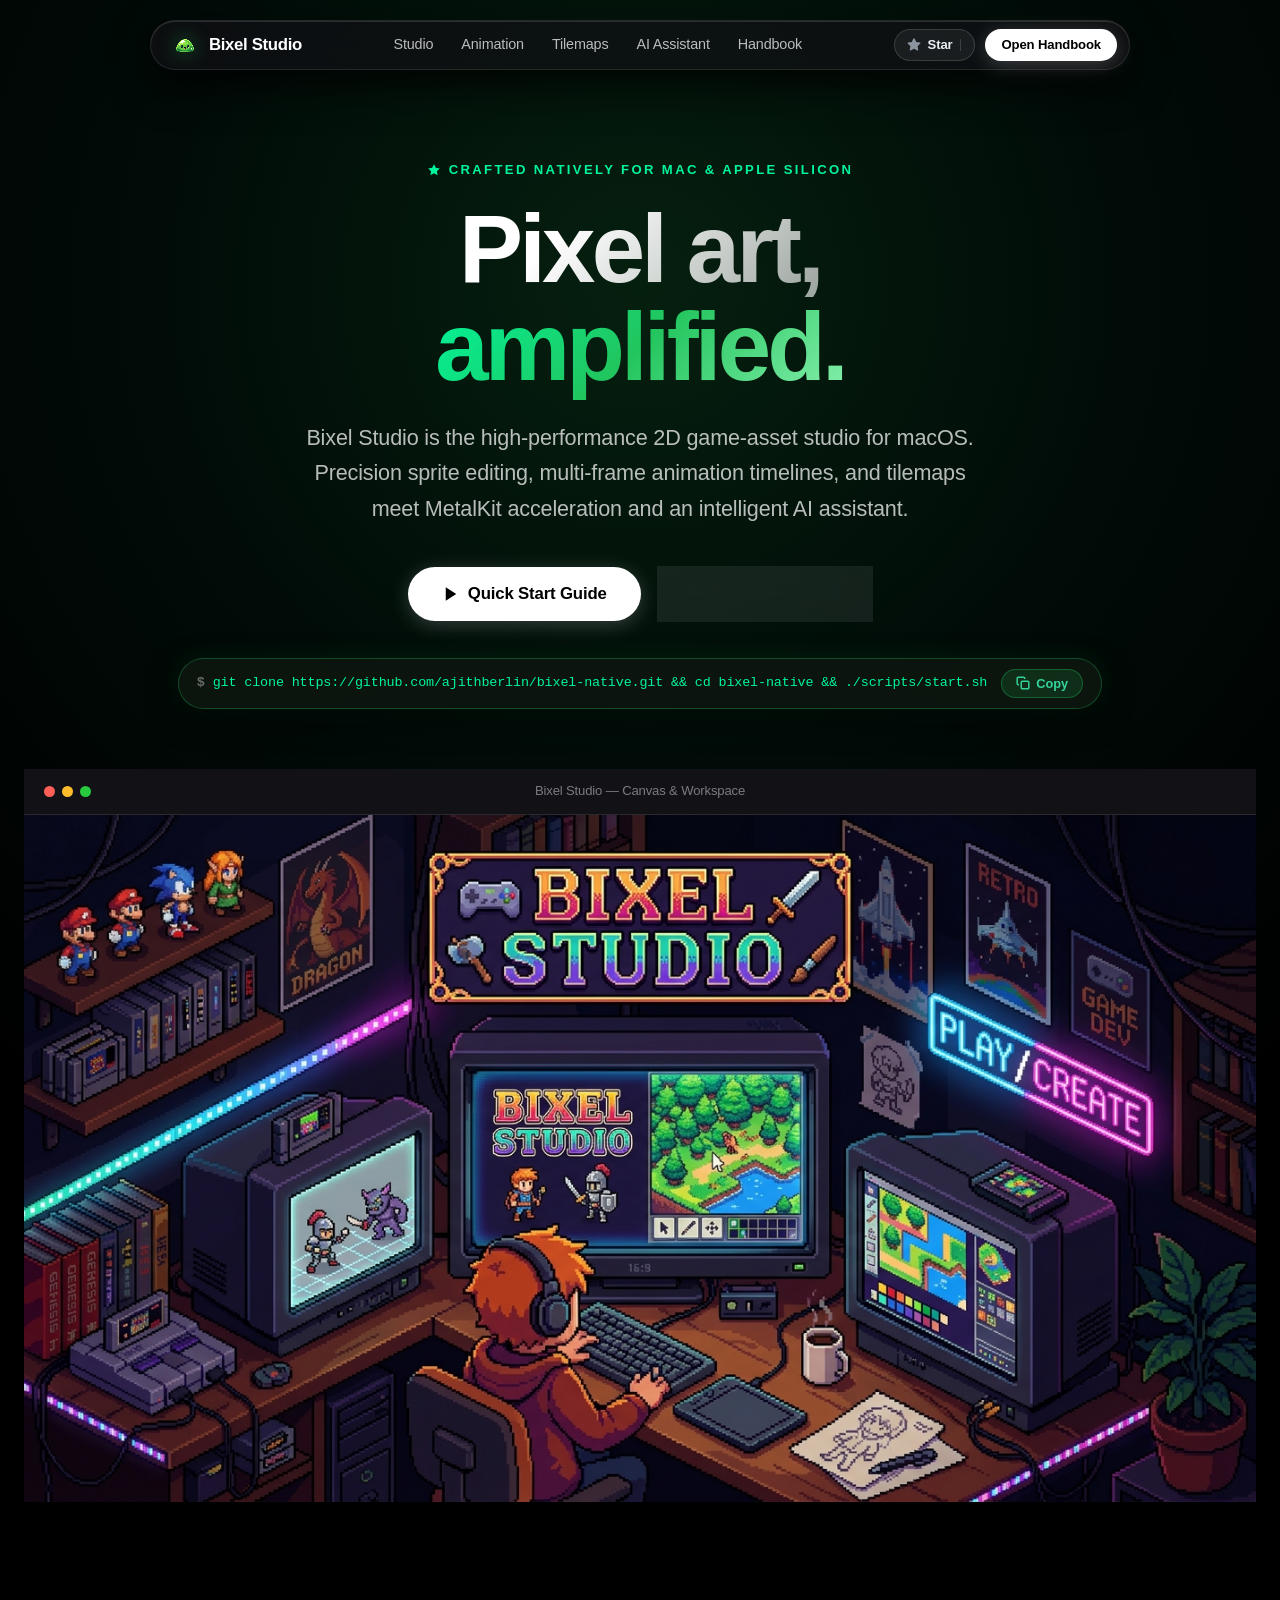
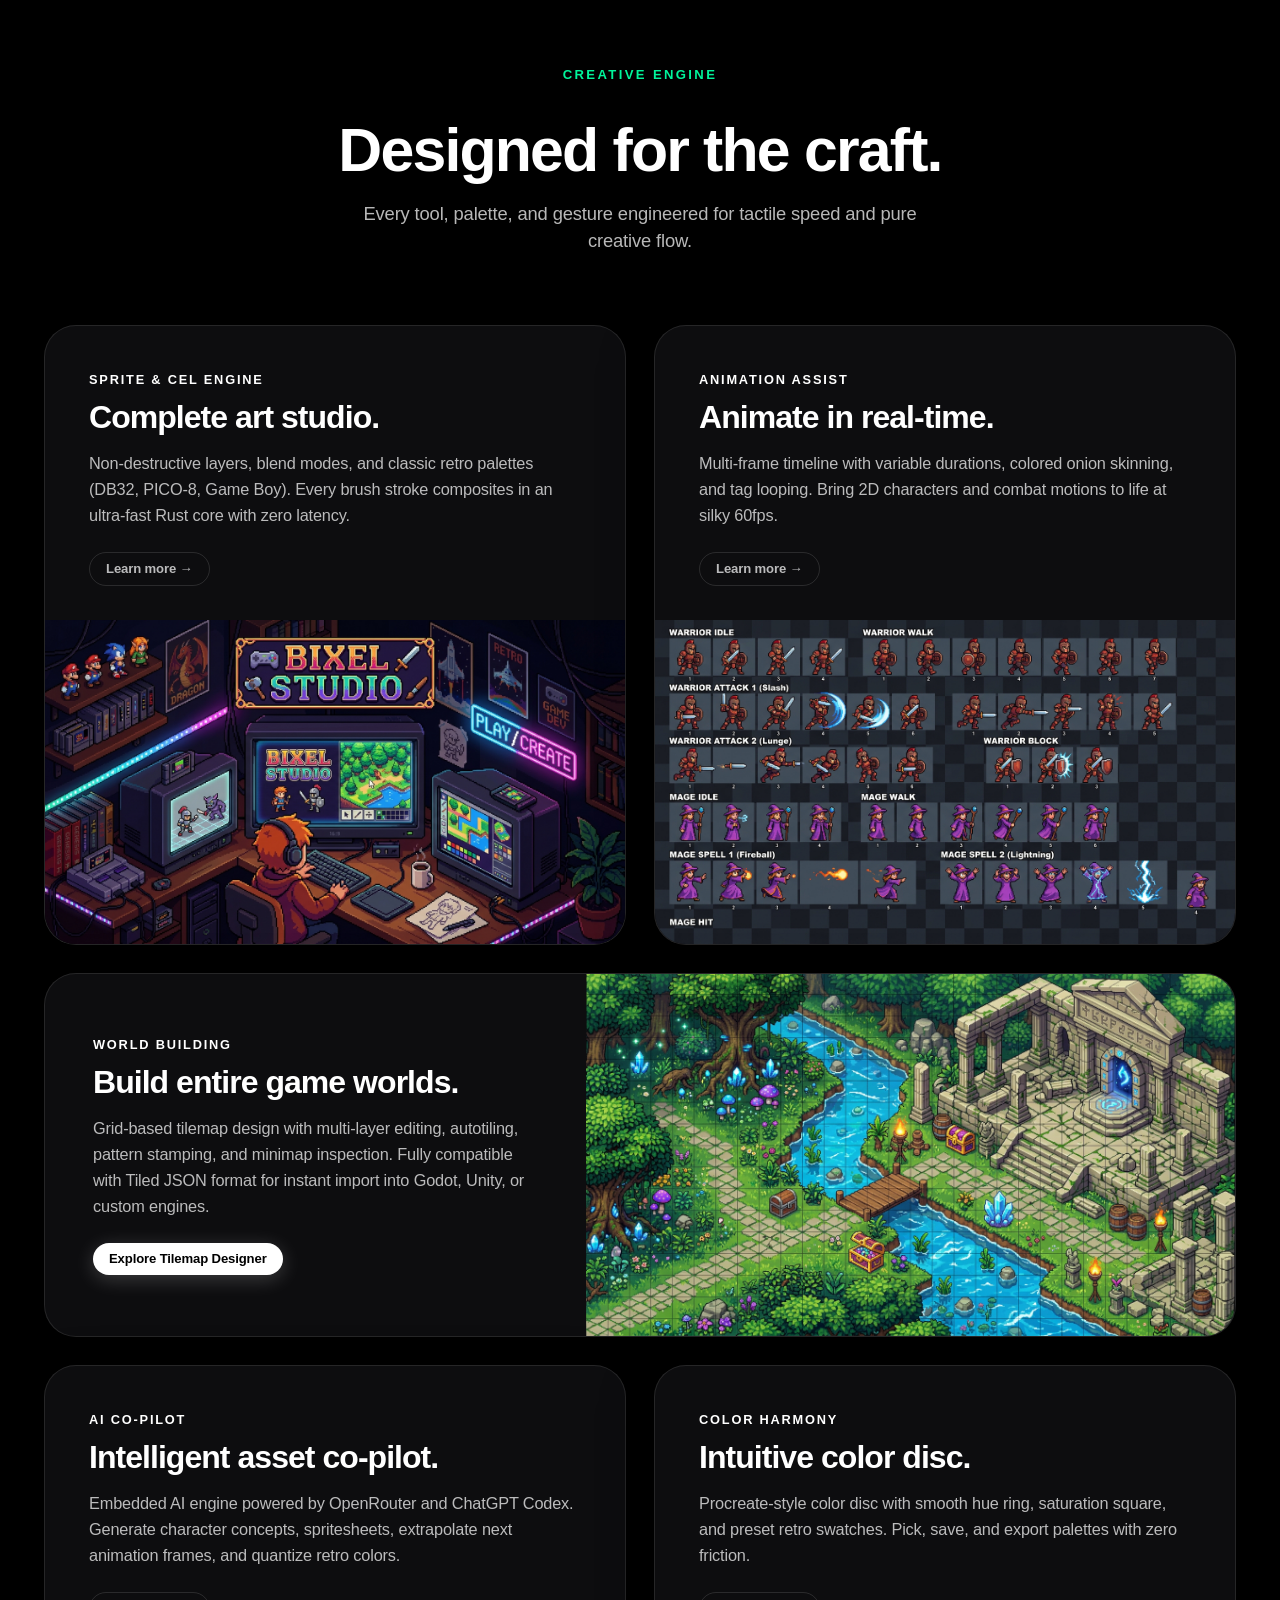
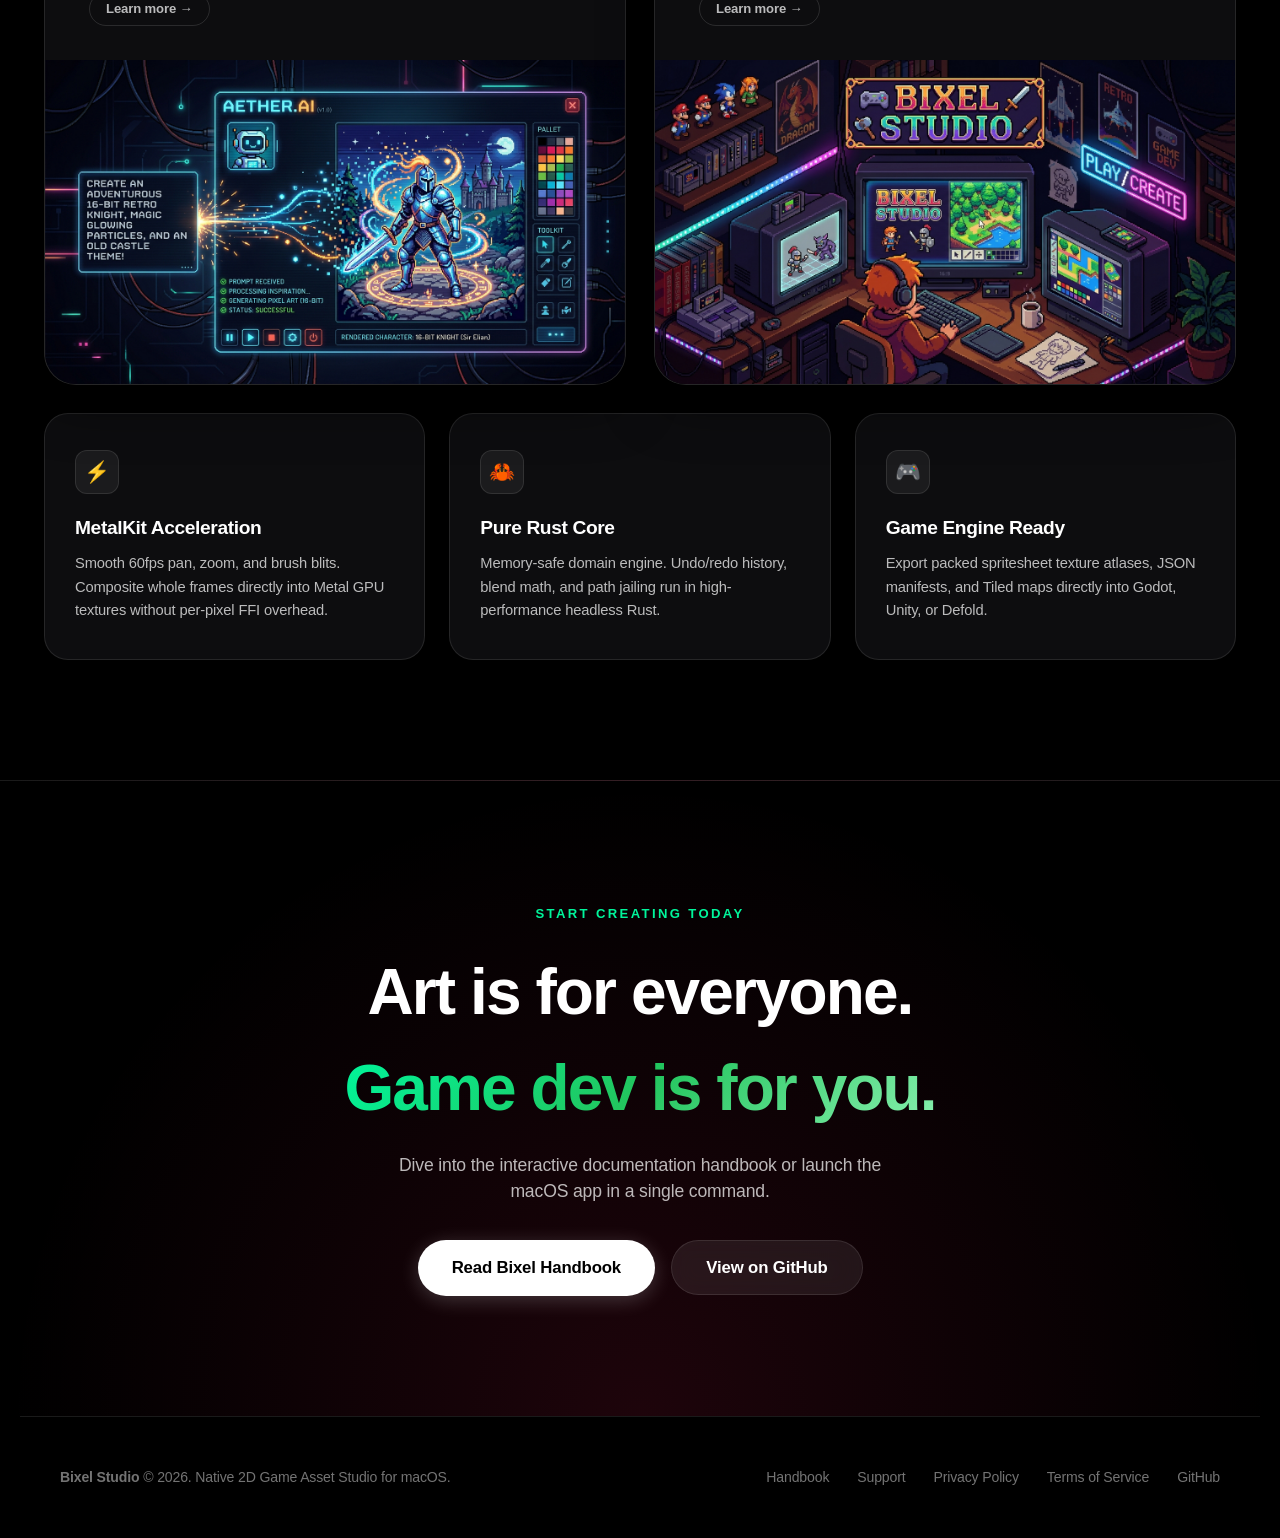
<file: site/index.html>
<!DOCTYPE html>
<html lang="en">
<head>
  <meta charset="UTF-8">
  <meta name="viewport" content="width=device-width, initial-scale=1.0">
  <title>Bixel Studio — The 2D Game Asset & Pixel Art Studio for macOS</title>
  <meta name="description" content="Bixel Studio is the native macOS 2D game-asset studio. Precision sprite editing, multi-frame animation timelines, tilemaps, and an intelligent AI assistant.">
  <link rel="icon" type="image/png" href="assets/images/favicon.png">
  <link rel="apple-touch-icon" href="assets/images/slime-logo.png">
  <link rel="stylesheet" href="assets/css/style.css">
</head>
<body>

  <!-- Floating Glass Pill Navigation (Procreate Style) -->
  <div class="site-nav-wrapper">
    <nav class="site-nav">
      <a href="#" class="nav-brand">
        <div class="nav-brand-logo">
          <img src="assets/images/slime-logo.png" class="brand-slime-img" alt="Bixel Slime" width="28" height="28">
        </div>
        <span>Bixel Studio</span>
      </a>

      <ul class="nav-items">
        <li><a href="#features">Studio</a></li>
        <li><a href="#animation">Animation</a></li>
        <li><a href="#tilemaps">Tilemaps</a></li>
        <li><a href="#ai">AI Assistant</a></li>
        <li><a href="handbook/index.html">Handbook</a></li>
      </ul>

      <div class="nav-actions">
        <a href="https://github.com/ajithberlin/bixel-native" target="_blank" rel="noopener" class="gh-star-pill" title="Star on GitHub">
          <svg class="gh-star-icon" width="14" height="14" viewBox="0 0 16 16" fill="currentColor" aria-hidden="true">
            <path d="M8 .25a.75.75 0 0 1 .673.418l1.882 3.815 4.21.612a.75.75 0 0 1 .416 1.279l-3.046 2.97.719 4.192a.751.751 0 0 1-1.088.791L8 12.347l-3.766 1.98a.75.75 0 0 1-1.088-.79l.72-4.194L.818 6.374a.75.75 0 0 1 .416-1.28l4.21-.611L7.327.668A.75.75 0 0 1 8 .25Z"></path>
          </svg>
          <span class="gh-star-label">Star</span>
          <span class="gh-star-divider"></span>
          <span class="github-stars-count">1</span>
        </a>
        <a href="handbook/index.html" class="pro-btn pro-btn-primary pro-btn-sm">Open Handbook</a>
      </div>
    </nav>
  </div>

  <!-- Hero Section -->
  <header class="hero-container">
    <div class="text-subheading">
      <svg width="14" height="14" viewBox="0 0 24 24" fill="currentColor"><polygon points="12 2 15.09 8.26 22 9.27 17 14.14 18.18 21.02 12 17.77 5.82 21.02 7 14.14 2 9.27 8.91 8.26 12 2"></polygon></svg>
      Crafted Natively for Mac & Apple Silicon
    </div>

    <h1 class="hero-heading">
      <span class="gradient-title">Pixel art,</span><br>
      <span class="gradient-accent">amplified.</span>
    </h1>

    <p class="hero-description">
      Bixel Studio is the high-performance 2D game-asset studio for macOS. Precision sprite editing, multi-frame animation timelines, and tilemaps meet MetalKit acceleration and an intelligent AI assistant.
    </p>

    <div class="hero-buttons">
      <a href="handbook/index.html#quick-start" class="pro-btn pro-btn-primary pro-btn-lg">
        <svg width="18" height="18" viewBox="0 0 24 24" fill="currentColor"><polygon points="5 3 19 12 5 21 5 3"></polygon></svg>
        Quick Start Guide
      </a>
      <a href="handbook/index.html" class="pro-btn pro-btn-secondary pro-btn-lg">
        Explore Handbook
      </a>
    </div>

    <!-- Quick Start Command Strip -->
    <div class="cli-box">
      <div class="cli-code">
        <span class="cli-prompt">$</span>
        <span id="terminal-code-text">git clone https://github.com/ajithberlin/bixel-native.git &amp;&amp; cd bixel-native &amp;&amp; ./scripts/start.sh</span>
      </div>
      <button class="cli-copy-btn" id="copy-cmd-btn" title="Copy start command">
        <svg width="14" height="14" viewBox="0 0 24 24" fill="none" stroke="currentColor" stroke-width="2.5"><rect x="9" y="9" width="13" height="13" rx="2" ry="2"></rect><path d="M5 15H4a2 2 0 0 1-2-2V4a2 2 0 0 1 2-2h9a2 2 0 0 1 2 2v1"></path></svg>
        Copy
      </button>
    </div>

    <!-- Showcase Hero Window -->
    <div class="hero-showcase-frame">
      <div class="showcase-window-bar">
        <div class="window-dots">
          <div class="w-dot w-dot-red"></div>
          <div class="w-dot w-dot-yellow"></div>
          <div class="w-dot w-dot-green"></div>
        </div>
        <div class="window-center-label">Bixel Studio — Canvas & Workspace</div>
      </div>
      <img src="assets/images/bixel-studio-hero.jpg" alt="Bixel Studio Workspace" class="hero-showcase-img">
    </div>
  </header>

  <!-- Bento Product Tiles Section (Procreate Homepage Style) -->
  <section class="bento-section" id="features">
    <div class="bento-header">
      <span class="text-subheading">CREATIVE ENGINE</span>
      <h2 class="section-headline">Designed for the craft.</h2>
      <p class="section-subhead">Every tool, palette, and gesture engineered for tactile speed and pure creative flow.</p>
    </div>

    <div class="bento-grid">

      <!-- Bento Tile 1: Pixel Canvas -->
      <div class="bento-tile">
        <div class="bento-tile-copy">
          <span class="tile-tag">Sprite & Cel Engine</span>
          <h3 class="tile-title">Complete art studio.</h3>
          <p class="tile-text">
            Non-destructive layers, blend modes, and classic retro palettes (DB32, PICO-8, Game Boy). Every brush stroke composites in an ultra-fast Rust core with zero latency.
          </p>
          <div class="tile-actions">
            <a href="handbook/index.html#tools" class="pro-btn pro-btn-tertiary pro-btn-sm">Learn more &rarr;</a>
          </div>
        </div>
        <div class="bento-tile-media">
          <div class="screenshot-slot" data-slot="interface-overview">
            <img src="assets/screenshots/interface-overview.png" alt="Bixel Studio Canvas Interface">
          </div>
        </div>
      </div>

      <!-- Bento Tile 2: Animation Timeline -->
      <div class="bento-tile" id="animation">
        <div class="bento-tile-copy">
          <span class="tile-tag">Animation Assist</span>
          <h3 class="tile-title">Animate in real-time.</h3>
          <p class="tile-text">
            Multi-frame timeline with variable durations, colored onion skinning, and tag looping. Bring 2D characters and combat motions to life at silky 60fps.
          </p>
          <div class="tile-actions">
            <a href="handbook/index.html#animation" class="pro-btn pro-btn-tertiary pro-btn-sm">Learn more &rarr;</a>
          </div>
        </div>
        <div class="bento-tile-media">
          <img src="assets/images/spritesheet-showcase.jpg" alt="Bixel Studio Spritesheet Animation">
        </div>
      </div>

      <!-- Bento Tile 3: Full Width Tilemap -->
      <div class="bento-tile bento-tile-full" id="tilemaps">
        <div class="bento-tile-copy">
          <span class="tile-tag">World Building</span>
          <h3 class="tile-title">Build entire game worlds.</h3>
          <p class="tile-text">
            Grid-based tilemap design with multi-layer editing, autotiling, pattern stamping, and minimap inspection. Fully compatible with Tiled JSON format for instant import into Godot, Unity, or custom engines.
          </p>
          <div class="tile-actions">
            <a href="handbook/index.html#tilemaps" class="pro-btn pro-btn-primary pro-btn-sm">Explore Tilemap Designer</a>
          </div>
        </div>
        <div class="bento-tile-media">
          <img src="assets/images/tilemap-showcase.jpg" alt="Bixel Studio Tilemap Designer">
        </div>
      </div>

      <!-- Bento Tile 4: AI Co-Pilot -->
      <div class="bento-tile" id="ai">
        <div class="bento-tile-copy">
          <span class="tile-tag">AI Co-Pilot</span>
          <h3 class="tile-title">Intelligent asset co-pilot.</h3>
          <p class="tile-text">
            Embedded AI engine powered by OpenRouter and ChatGPT Codex. Generate character concepts, spritesheets, extrapolate next animation frames, and quantize retro colors.
          </p>
          <div class="tile-actions">
            <a href="handbook/index.html#ai-assistant" class="pro-btn pro-btn-tertiary pro-btn-sm">Learn more &rarr;</a>
          </div>
        </div>
        <div class="bento-tile-media">
          <img src="assets/images/ai-assistant-showcase.jpg" alt="Bixel Studio AI Assistant">
        </div>
      </div>

      <!-- Bento Tile 5: Color Disc & Palettes -->
      <div class="bento-tile">
        <div class="bento-tile-copy">
          <span class="tile-tag">Color Harmony</span>
          <h3 class="tile-title">Intuitive color disc.</h3>
          <p class="tile-text">
            Procreate-style color disc with smooth hue ring, saturation square, and preset retro swatches. Pick, save, and export palettes with zero friction.
          </p>
          <div class="tile-actions">
            <a href="handbook/index.html#palettes" class="pro-btn pro-btn-tertiary pro-btn-sm">Learn more &rarr;</a>
          </div>
        </div>
        <div class="bento-tile-media">
          <div class="screenshot-slot" data-slot="color-palette">
            <img src="assets/screenshots/color-palette.png" alt="Color Disc & Palette Presets">
          </div>
        </div>
      </div>

    </div>

    <!-- 3-Column Engineering Highlights -->
    <div class="triple-grid">
      <div class="feature-card">
        <div class="feature-icon-badge">⚡</div>
        <h4>MetalKit Acceleration</h4>
        <p>Smooth 60fps pan, zoom, and brush blits. Composite whole frames directly into Metal GPU textures without per-pixel FFI overhead.</p>
      </div>

      <div class="feature-card">
        <div class="feature-icon-badge">🦀</div>
        <h4>Pure Rust Core</h4>
        <p>Memory-safe domain engine. Undo/redo history, blend math, and path jailing run in high-performance headless Rust.</p>
      </div>

      <div class="feature-card">
        <div class="feature-icon-badge">🎮</div>
        <h4>Game Engine Ready</h4>
        <p>Export packed spritesheet texture atlases, JSON manifests, and Tiled maps directly into Godot, Unity, or Defold.</p>
      </div>
    </div>
  </section>

  <!-- Bottom CTA Strip -->
  <section class="footer-cta">
    <div class="text-subheading" style="justify-content: center;">START CREATING TODAY</div>
    <h2>Art is for everyone.<br><span class="gradient-accent">Game dev is for you.</span></h2>
    <p style="color: var(--text-secondary); max-width: 520px; margin: 0 auto 36px; font-size: 1.1rem;">
      Dive into the interactive documentation handbook or launch the macOS app in a single command.
    </p>
    <div style="display: flex; gap: 16px; justify-content: center; flex-wrap: wrap;">
      <a href="handbook/index.html" class="pro-btn pro-btn-primary pro-btn-lg">Read Bixel Handbook</a>
      <a href="https://github.com/ajithberlin/bixel-native" target="_blank" rel="noopener" class="pro-btn pro-btn-secondary pro-btn-lg">View on GitHub</a>
    </div>
  </section>

  <!-- Footer -->
  <footer class="site-footer">
    <div>
      <strong>Bixel Studio</strong> &copy; 2026. Native 2D Game Asset Studio for macOS.
    </div>
    <div class="footer-nav">
      <a href="handbook/index.html">Handbook</a>
      <a href="support.html">Support</a>
      <a href="privacy.html">Privacy Policy</a>
      <a href="terms.html">Terms of Service</a>
      <a href="https://github.com/ajithberlin/bixel-native" target="_blank" rel="noopener">GitHub</a>
    </div>
  </footer>

  <script src="assets/js/main.js"></script>
</body>
</html>
</file>
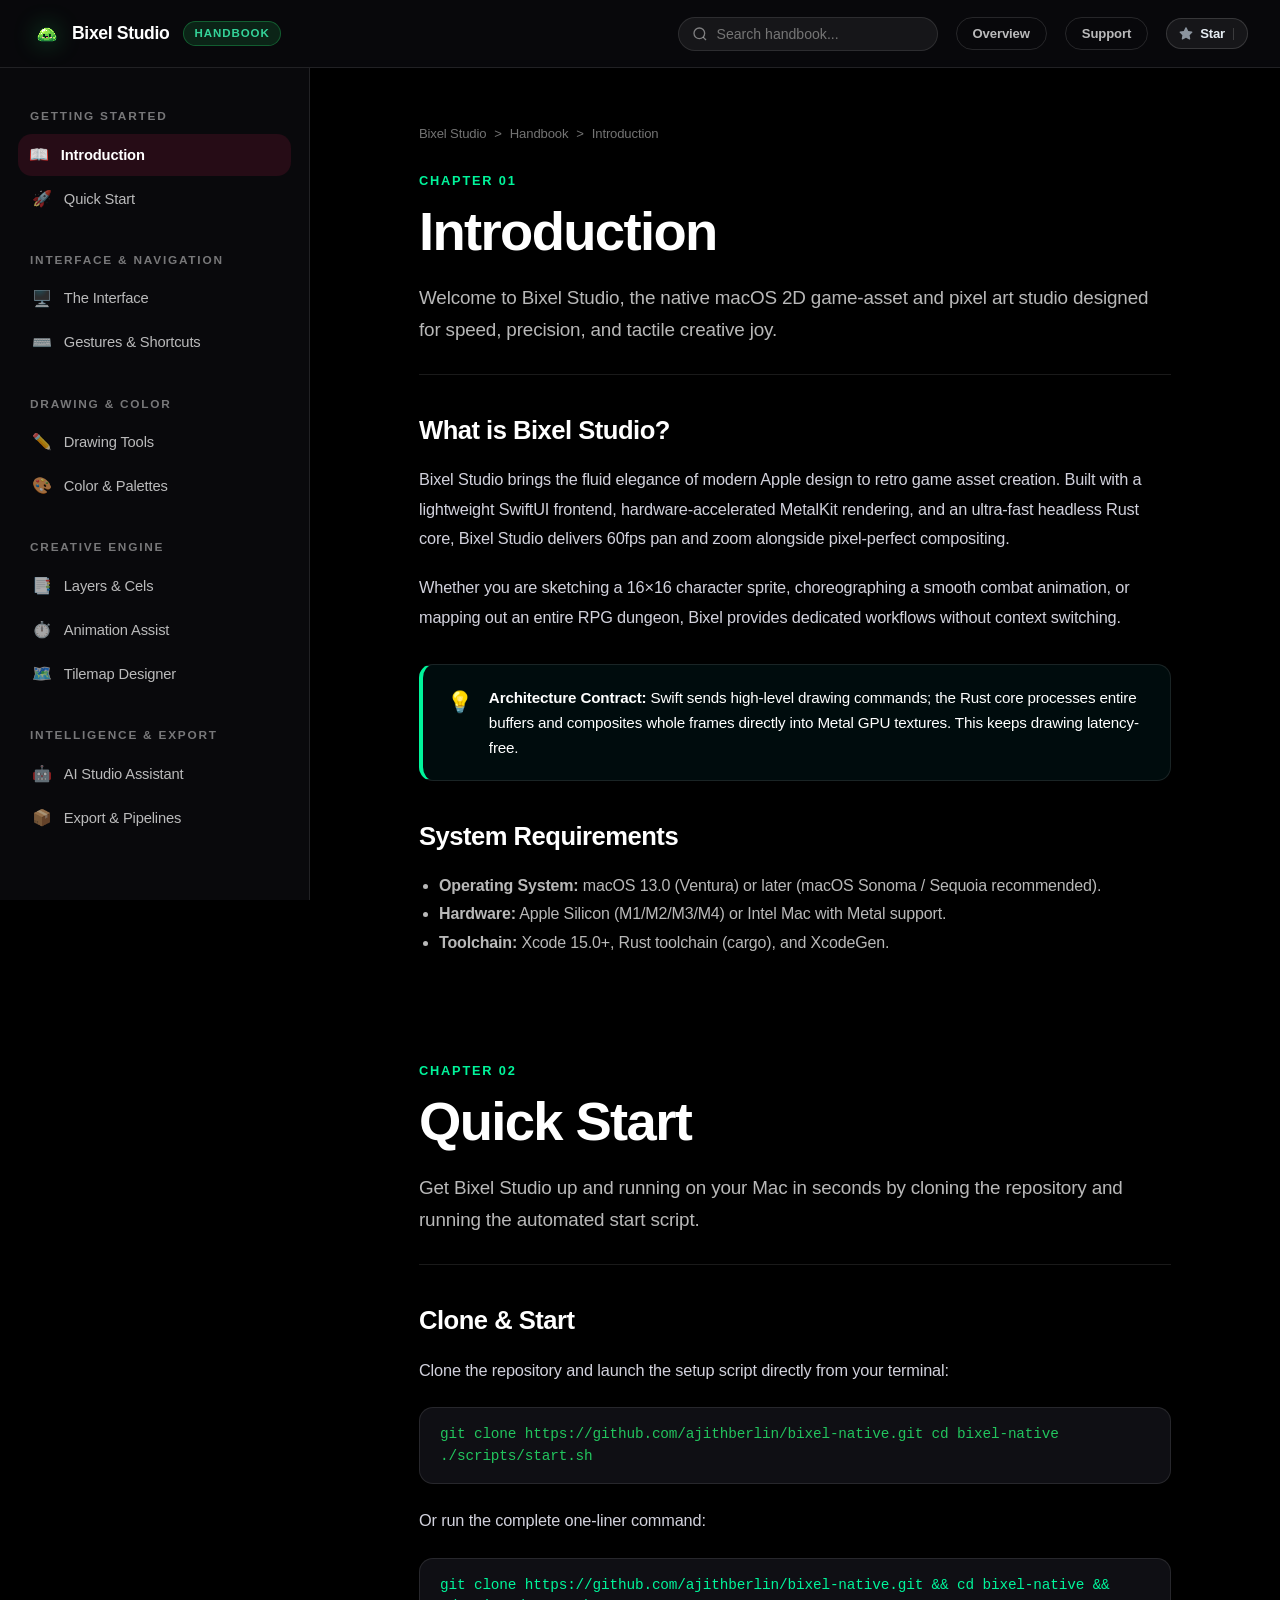
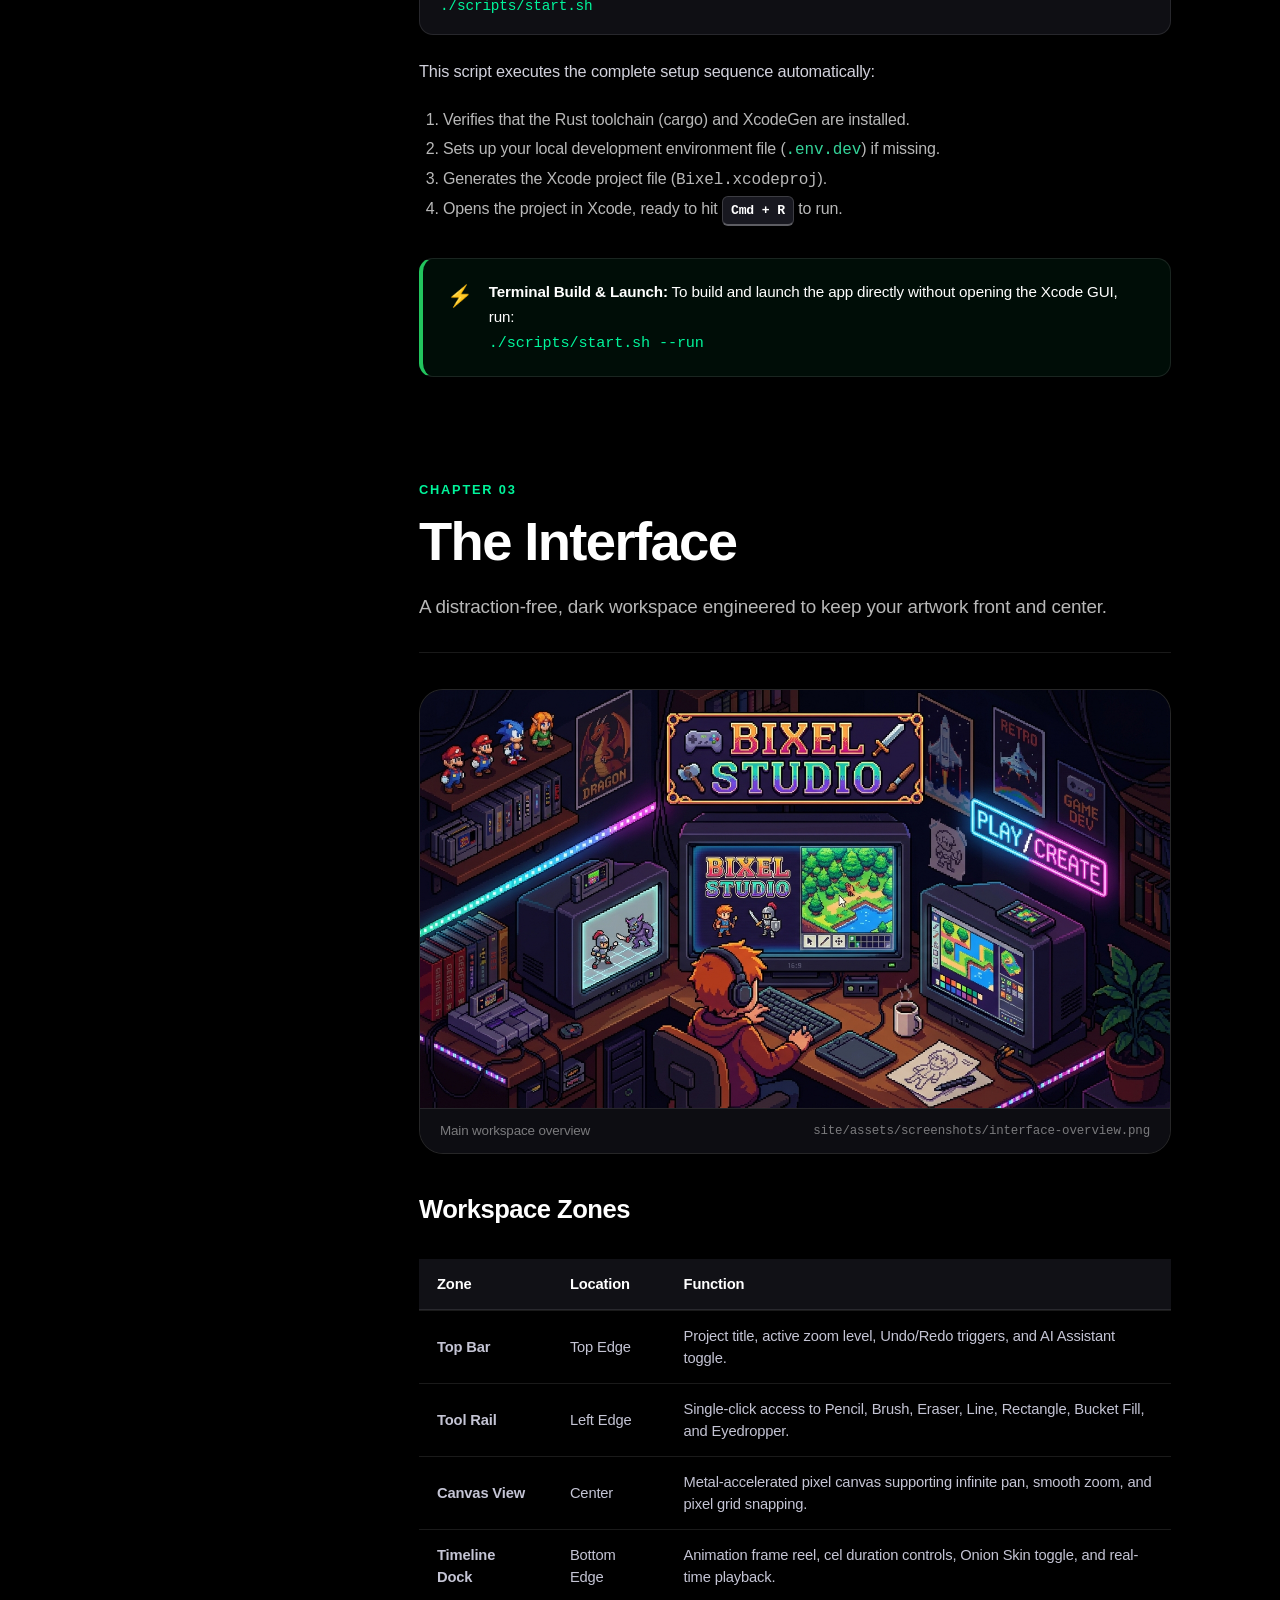
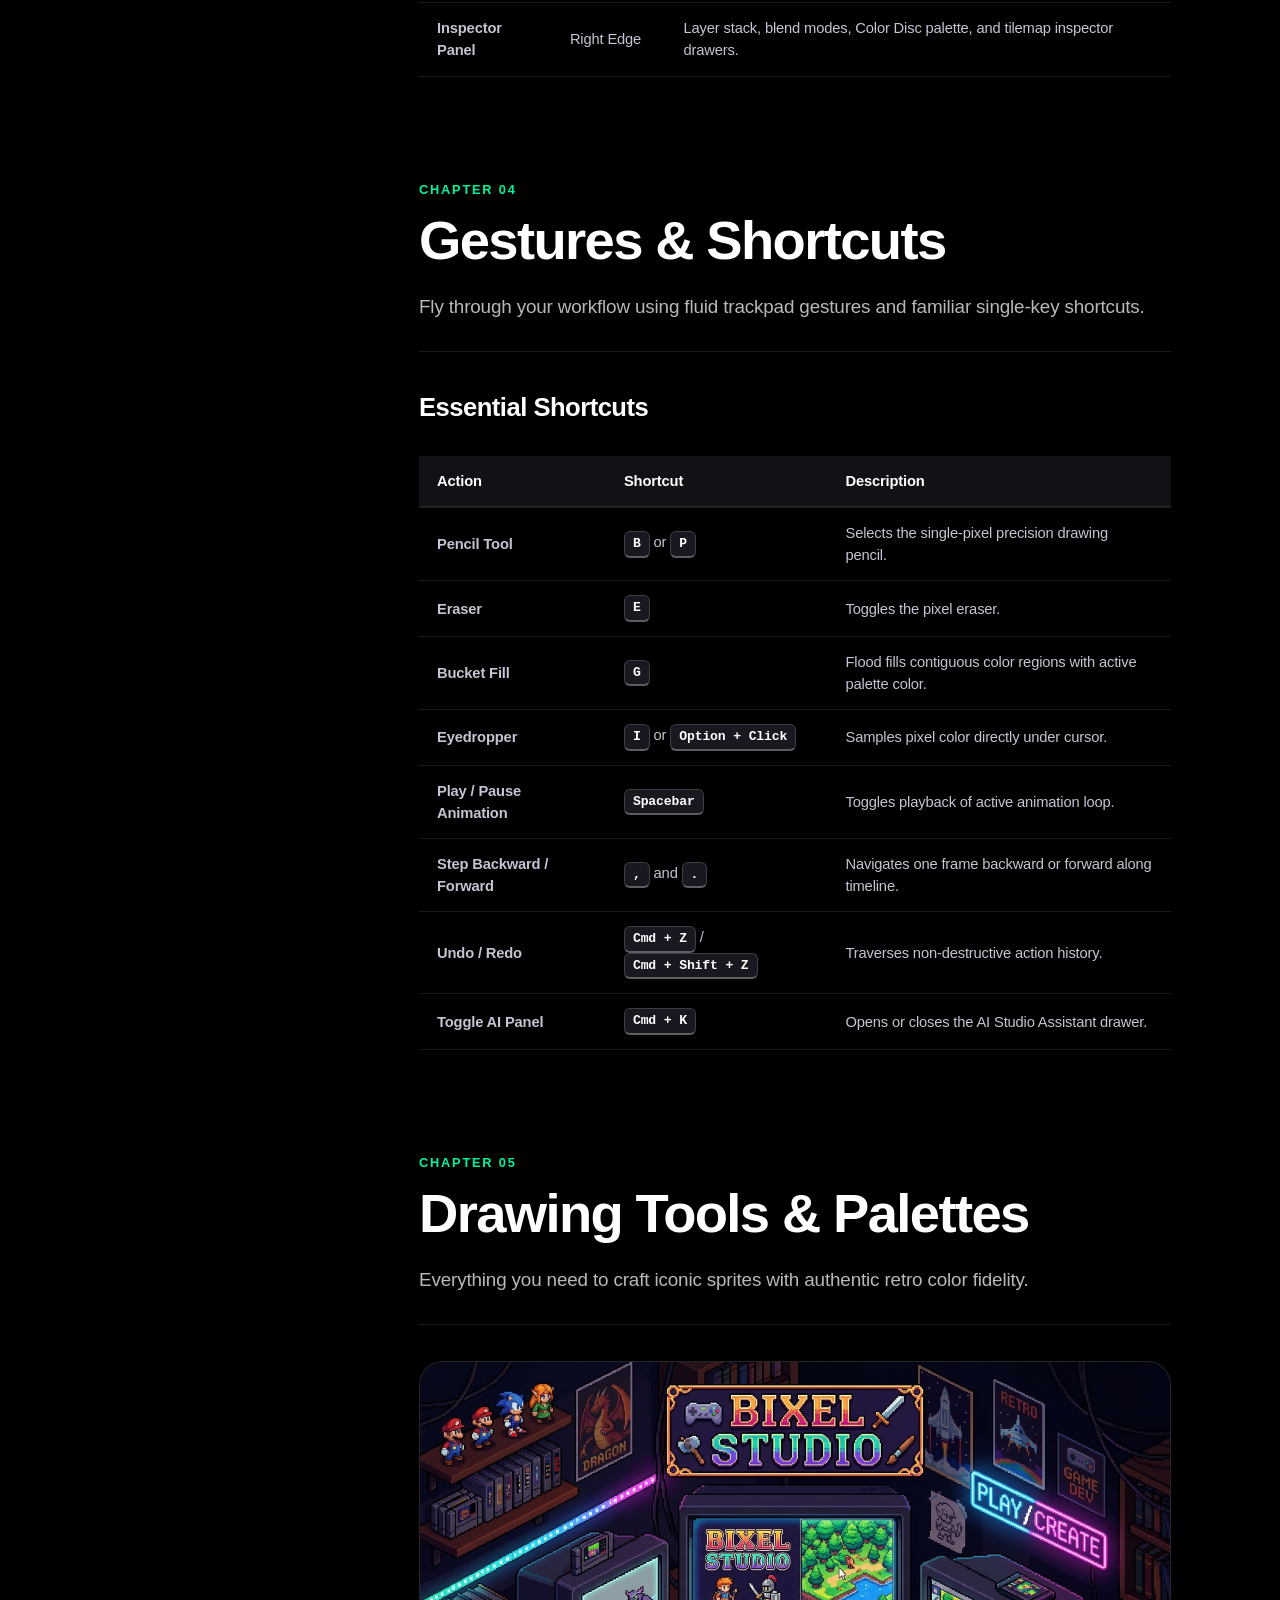
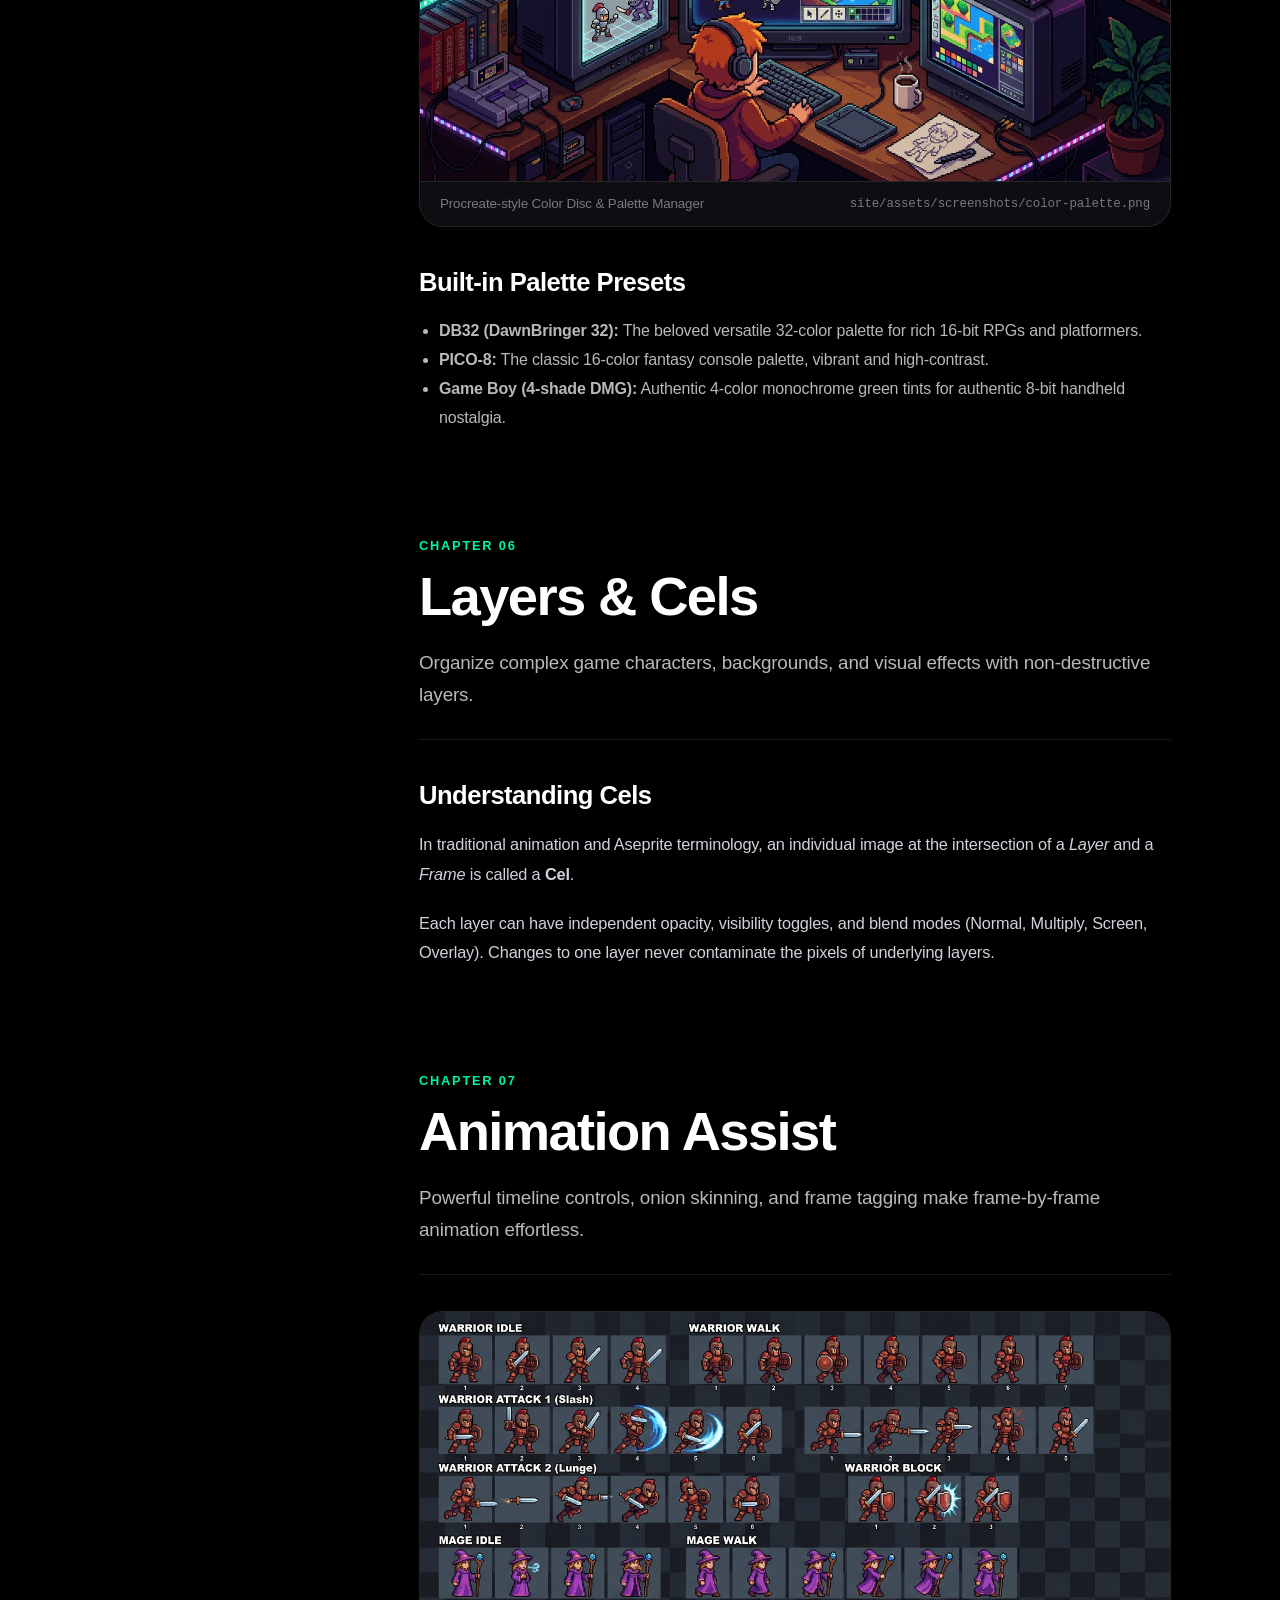
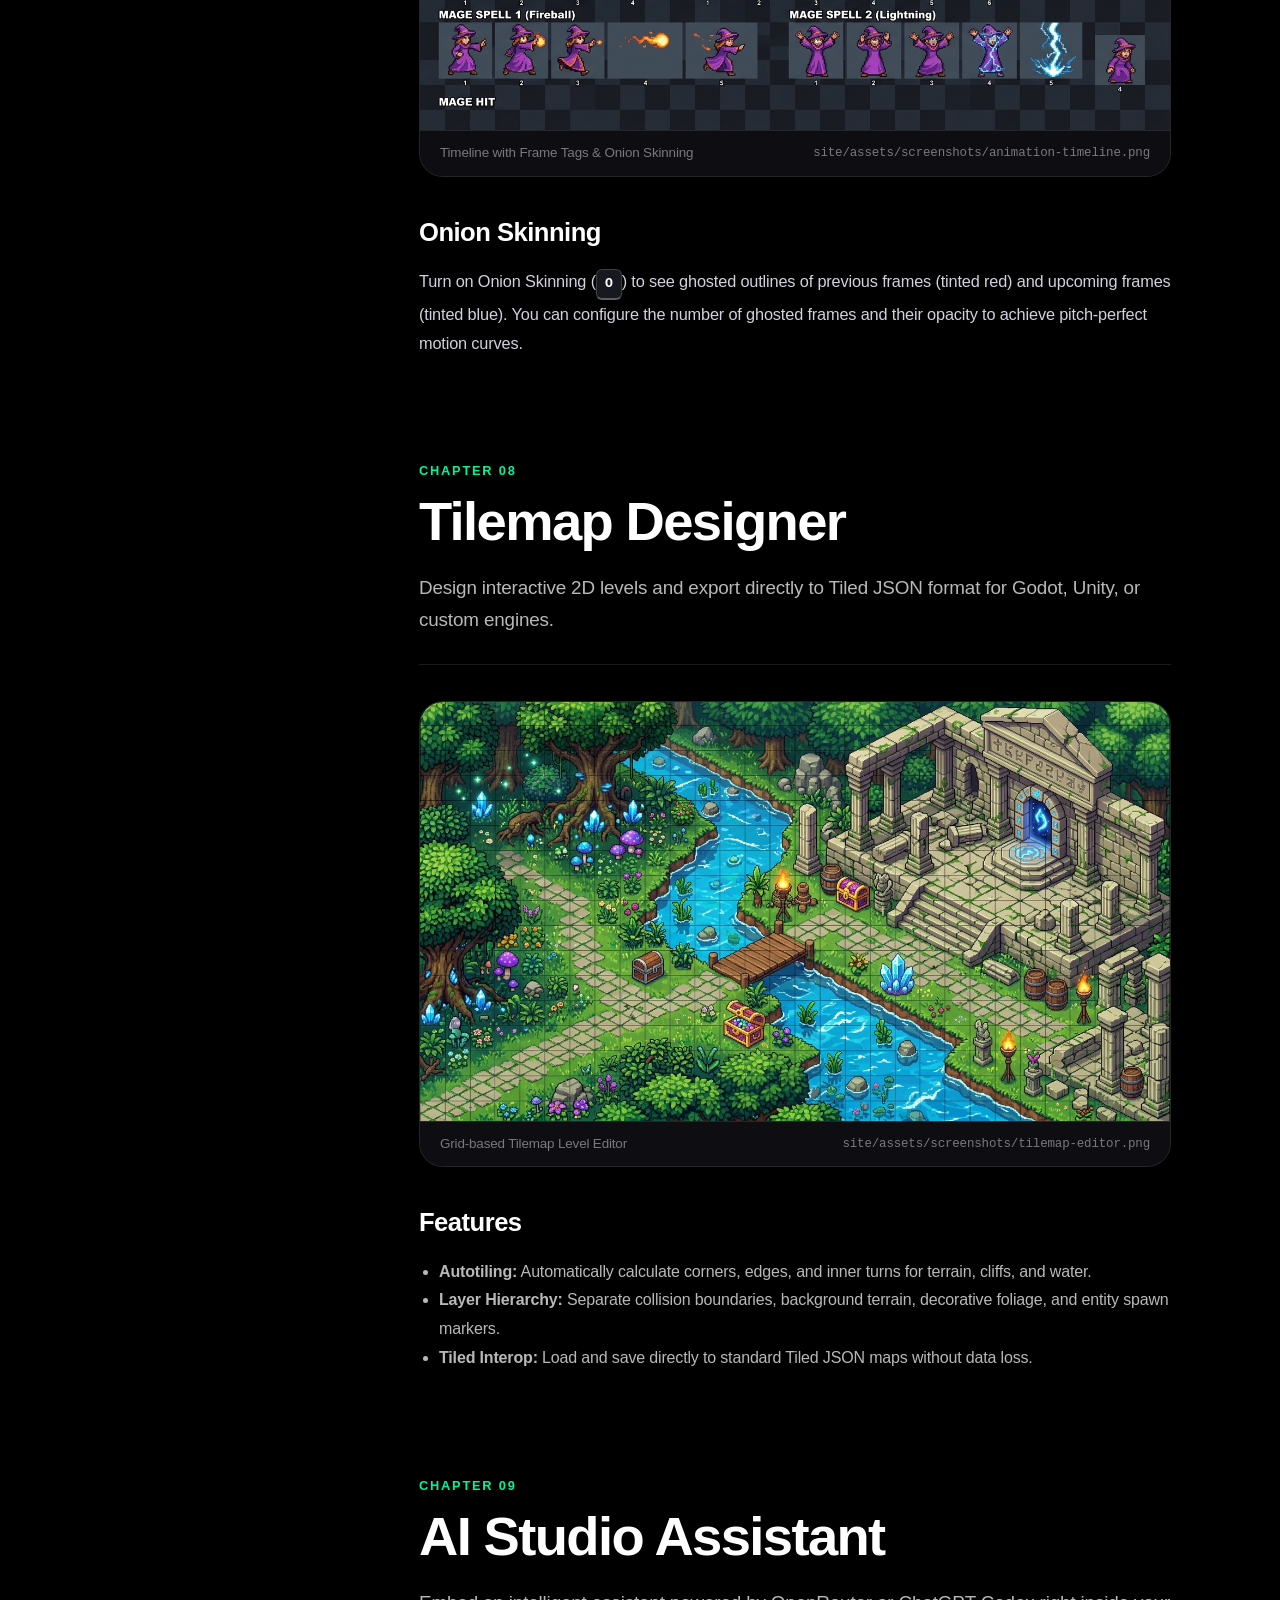
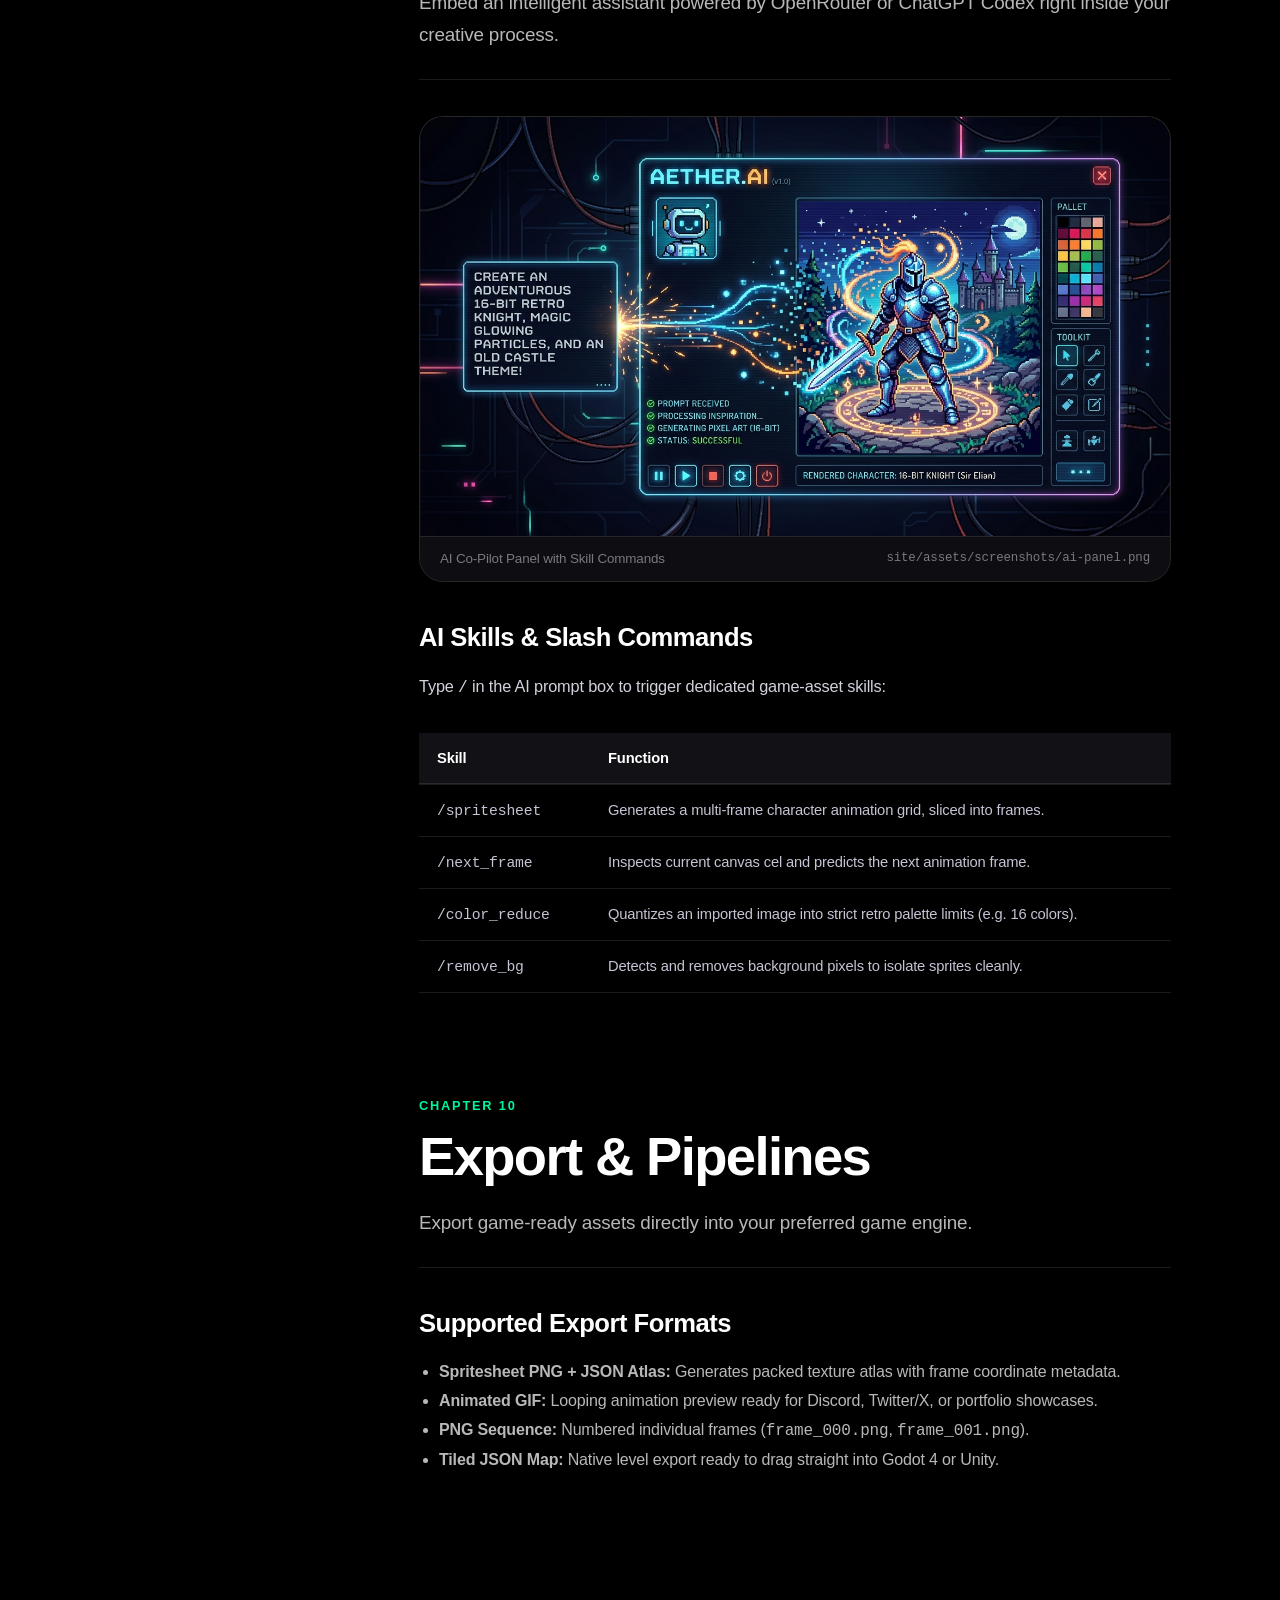
<file: site/handbook/index.html>
<!DOCTYPE html>
<html lang="en">
<head>
  <meta charset="UTF-8">
  <meta name="viewport" content="width=device-width, initial-scale=1.0">
  <title>Bixel Studio Handbook — Official Documentation</title>
  <meta name="description" content="Official documentation and user guide for Bixel Studio on macOS. Learn pixel art tools, animation timelines, tilemaps, and AI assistant skills.">
  <link rel="icon" type="image/png" href="../assets/images/favicon.png">
  <link rel="apple-touch-icon" href="../assets/images/slime-logo.png">
  <link rel="stylesheet" href="../assets/css/style.css">
  <link rel="stylesheet" href="../assets/css/handbook.css">
</head>
<body class="handbook-body">

  <!-- Top Navigation Bar (Procreate Handbook Style) -->
  <header class="hb-topbar">
    <div class="hb-brand">
      <a href="../index.html" style="display: flex; align-items: center; gap: 10px;">
        <img src="../assets/images/slime-logo.png" class="hb-logo-img" alt="Bixel Slime" width="28" height="28">
        <span class="hb-brand-title">Bixel Studio</span>
      </a>
      <span class="hb-badge">Handbook</span>
    </div>

    <div class="hb-actions">
      <div class="hb-search-wrap">
        <svg class="hb-search-icon" width="16" height="16" viewBox="0 0 24 24" fill="none" stroke="currentColor" stroke-width="2">
          <circle cx="11" cy="11" r="8"></circle>
          <line x1="21" y1="21" x2="16.65" y2="16.65"></line>
        </svg>
        <input type="text" id="handbook-search" class="hb-search-input" placeholder="Search handbook...">
      </div>
      <a href="../index.html" class="pro-btn pro-btn-tertiary pro-btn-sm">Overview</a>
      <a href="../support.html" class="pro-btn pro-btn-tertiary pro-btn-sm">Support</a>
      <a href="https://github.com/ajithberlin/bixel-native" target="_blank" rel="noopener" class="gh-star-pill" title="Star on GitHub">
        <svg class="gh-star-icon" width="14" height="14" viewBox="0 0 16 16" fill="currentColor" aria-hidden="true">
          <path d="M8 .25a.75.75 0 0 1 .673.418l1.882 3.815 4.21.612a.75.75 0 0 1 .416 1.279l-3.046 2.97.719 4.192a.751.751 0 0 1-1.088.791L8 12.347l-3.766 1.98a.75.75 0 0 1-1.088-.79l.72-4.194L.818 6.374a.75.75 0 0 1 .416-1.28l4.21-.611L7.327.668A.75.75 0 0 1 8 .25Z"></path>
        </svg>
        <span class="gh-star-label">Star</span>
        <span class="gh-star-divider"></span>
        <span class="github-stars-count">1</span>
      </a>
    </div>
  </header>

  <div class="hb-layout">
    <!-- Sticky Sidebar Navigation -->
    <aside class="hb-sidebar">
      <div class="sidebar-group">
        <span class="sidebar-group-title">Getting Started</span>
        <ul class="sidebar-menu">
          <li><a href="#introduction" class="sidebar-item-link active"><span class="sidebar-item-icon">📖</span> Introduction</a></li>
          <li><a href="#quick-start" class="sidebar-item-link"><span class="sidebar-item-icon">🚀</span> Quick Start</a></li>
        </ul>
      </div>

      <div class="sidebar-group">
        <span class="sidebar-group-title">Interface & Navigation</span>
        <ul class="sidebar-menu">
          <li><a href="#interface" class="sidebar-item-link"><span class="sidebar-item-icon">🖥️</span> The Interface</a></li>
          <li><a href="#gestures-shortcuts" class="sidebar-item-link"><span class="sidebar-item-icon">⌨️</span> Gestures & Shortcuts</a></li>
        </ul>
      </div>

      <div class="sidebar-group">
        <span class="sidebar-group-title">Drawing & Color</span>
        <ul class="sidebar-menu">
          <li><a href="#tools" class="sidebar-item-link"><span class="sidebar-item-icon">✏️</span> Drawing Tools</a></li>
          <li><a href="#palettes" class="sidebar-item-link"><span class="sidebar-item-icon">🎨</span> Color & Palettes</a></li>
        </ul>
      </div>

      <div class="sidebar-group">
        <span class="sidebar-group-title">Creative Engine</span>
        <ul class="sidebar-menu">
          <li><a href="#layers-cels" class="sidebar-item-link"><span class="sidebar-item-icon">📑</span> Layers & Cels</a></li>
          <li><a href="#animation" class="sidebar-item-link"><span class="sidebar-item-icon">⏱️</span> Animation Assist</a></li>
          <li><a href="#tilemaps" class="sidebar-item-link"><span class="sidebar-item-icon">🗺️</span> Tilemap Designer</a></li>
        </ul>
      </div>

      <div class="sidebar-group">
        <span class="sidebar-group-title">Intelligence & Export</span>
        <ul class="sidebar-menu">
          <li><a href="#ai-assistant" class="sidebar-item-link"><span class="sidebar-item-icon">🤖</span> AI Studio Assistant</a></li>
          <li><a href="#export" class="sidebar-item-link"><span class="sidebar-item-icon">📦</span> Export & Pipelines</a></li>
        </ul>
      </div>
    </aside>

    <!-- Main Content Column -->
    <main class="hb-main">

      <!-- CHAPTER 1: INTRODUCTION -->
      <section class="hb-chapter" id="introduction">
        <div class="hb-breadcrumbs">
          <a href="../index.html">Bixel Studio</a> &gt; <span>Handbook</span> &gt; <span>Introduction</span>
        </div>
        <span class="hb-chapter-eyebrow">Chapter 01</span>
        <h1 class="hb-chapter-title">Introduction</h1>
        <p class="hb-lead">
          Welcome to Bixel Studio, the native macOS 2D game-asset and pixel art studio designed for speed, precision, and tactile creative joy.
        </p>

        <div class="hb-section">
          <h3>What is Bixel Studio?</h3>
          <p>
            Bixel Studio brings the fluid elegance of modern Apple design to retro game asset creation. Built with a lightweight SwiftUI frontend, hardware-accelerated MetalKit rendering, and an ultra-fast headless Rust core, Bixel Studio delivers 60fps pan and zoom alongside pixel-perfect compositing.
          </p>
          <p>
            Whether you are sketching a 16&times;16 character sprite, choreographing a smooth combat animation, or mapping out an entire RPG dungeon, Bixel provides dedicated workflows without context switching.
          </p>

          <div class="hb-callout hb-callout-note">
            <div class="hb-callout-icon">💡</div>
            <div>
              <strong>Architecture Contract:</strong> Swift sends high-level drawing commands; the Rust core processes entire buffers and composites whole frames directly into Metal GPU textures. This keeps drawing latency-free.
            </div>
          </div>

          <h3>System Requirements</h3>
          <ul style="color: var(--text-secondary); margin-left: 20px; line-height: 1.8;">
            <li><strong>Operating System:</strong> macOS 13.0 (Ventura) or later (macOS Sonoma / Sequoia recommended).</li>
            <li><strong>Hardware:</strong> Apple Silicon (M1/M2/M3/M4) or Intel Mac with Metal support.</li>
            <li><strong>Toolchain:</strong> Xcode 15.0+, Rust toolchain (cargo), and XcodeGen.</li>
          </ul>
        </div>
      </section>

      <!-- CHAPTER 2: QUICK START -->
      <section class="hb-chapter" id="quick-start">
        <span class="hb-chapter-eyebrow">Chapter 02</span>
        <h2 class="hb-chapter-title">Quick Start</h2>
        <p class="hb-lead">
          Get Bixel Studio up and running on your Mac in seconds by cloning the repository and running the automated start script.
        </p>

        <div class="hb-section">
          <h3>Clone &amp; Start</h3>
          <p>
            Clone the repository and launch the setup script directly from your terminal:
          </p>

          <div class="hb-code">git clone https://github.com/ajithberlin/bixel-native.git
cd bixel-native
./scripts/start.sh</div>

          <p>Or run the complete one-liner command:</p>
          <div class="hb-code" style="color: #00f59b;">git clone https://github.com/ajithberlin/bixel-native.git &amp;&amp; cd bixel-native &amp;&amp; ./scripts/start.sh</div>

          <p>This script executes the complete setup sequence automatically:</p>
          <ol style="color: var(--text-secondary); margin-left: 24px; line-height: 1.8;">
            <li>Verifies that the Rust toolchain (cargo) and XcodeGen are installed.</li>
            <li>Sets up your local development environment file (<span style="font-family: var(--font-mono); color: #34d399;">.env.dev</span>) if missing.</li>
            <li>Generates the Xcode project file (<span style="font-family: var(--font-mono);">Bixel.xcodeproj</span>).</li>
            <li>Opens the project in Xcode, ready to hit <span class="kbd">Cmd + R</span> to run.</li>
          </ol>

          <div class="hb-callout hb-callout-tip">
            <div class="hb-callout-icon">⚡</div>
            <div>
              <strong>Terminal Build &amp; Launch:</strong> To build and launch the app directly without opening the Xcode GUI, run:
              <br><code style="color: #00f59b;">./scripts/start.sh --run</code>
            </div>
          </div>
        </div>
      </section>

      <!-- CHAPTER 3: THE INTERFACE -->
      <section class="hb-chapter" id="interface">
        <span class="hb-chapter-eyebrow">Chapter 03</span>
        <h2 class="hb-chapter-title">The Interface</h2>
        <p class="hb-lead">
          A distraction-free, dark workspace engineered to keep your artwork front and center.
        </p>

        <div class="hb-section">
          <div class="hb-screenshot-card">
            <div class="screenshot-slot" data-slot="interface-overview">
              <img src="../assets/screenshots/interface-overview.png" alt="Bixel Studio Workspace Layout">
            </div>
            <div class="hb-screenshot-caption">
              <span>Main workspace overview</span>
              <code>site/assets/screenshots/interface-overview.png</code>
            </div>
          </div>

          <h3>Workspace Zones</h3>
          <table class="hb-table">
            <thead>
              <tr>
                <th>Zone</th>
                <th>Location</th>
                <th>Function</th>
              </tr>
            </thead>
            <tbody>
              <tr>
                <td><strong>Top Bar</strong></td>
                <td>Top Edge</td>
                <td>Project title, active zoom level, Undo/Redo triggers, and AI Assistant toggle.</td>
              </tr>
              <tr>
                <td><strong>Tool Rail</strong></td>
                <td>Left Edge</td>
                <td>Single-click access to Pencil, Brush, Eraser, Line, Rectangle, Bucket Fill, and Eyedropper.</td>
              </tr>
              <tr>
                <td><strong>Canvas View</strong></td>
                <td>Center</td>
                <td>Metal-accelerated pixel canvas supporting infinite pan, smooth zoom, and pixel grid snapping.</td>
              </tr>
              <tr>
                <td><strong>Timeline Dock</strong></td>
                <td>Bottom Edge</td>
                <td>Animation frame reel, cel duration controls, Onion Skin toggle, and real-time playback.</td>
              </tr>
              <tr>
                <td><strong>Inspector Panel</strong></td>
                <td>Right Edge</td>
                <td>Layer stack, blend modes, Color Disc palette, and tilemap inspector drawers.</td>
              </tr>
            </tbody>
          </table>
        </div>
      </section>

      <!-- CHAPTER 4: GESTURES & SHORTCUTS -->
      <section class="hb-chapter" id="gestures-shortcuts">
        <span class="hb-chapter-eyebrow">Chapter 04</span>
        <h2 class="hb-chapter-title">Gestures & Shortcuts</h2>
        <p class="hb-lead">
          Fly through your workflow using fluid trackpad gestures and familiar single-key shortcuts.
        </p>

        <div class="hb-section">
          <h3>Essential Shortcuts</h3>
          <table class="hb-table">
            <thead>
              <tr>
                <th>Action</th>
                <th>Shortcut</th>
                <th>Description</th>
              </tr>
            </thead>
            <tbody>
              <tr>
                <td><strong>Pencil Tool</strong></td>
                <td><span class="kbd">B</span> or <span class="kbd">P</span></td>
                <td>Selects the single-pixel precision drawing pencil.</td>
              </tr>
              <tr>
                <td><strong>Eraser</strong></td>
                <td><span class="kbd">E</span></td>
                <td>Toggles the pixel eraser.</td>
              </tr>
              <tr>
                <td><strong>Bucket Fill</strong></td>
                <td><span class="kbd">G</span></td>
                <td>Flood fills contiguous color regions with active palette color.</td>
              </tr>
              <tr>
                <td><strong>Eyedropper</strong></td>
                <td><span class="kbd">I</span> or <span class="kbd">Option + Click</span></td>
                <td>Samples pixel color directly under cursor.</td>
              </tr>
              <tr>
                <td><strong>Play / Pause Animation</strong></td>
                <td><span class="kbd">Spacebar</span></td>
                <td>Toggles playback of active animation loop.</td>
              </tr>
              <tr>
                <td><strong>Step Backward / Forward</strong></td>
                <td><span class="kbd">,</span> and <span class="kbd">.</span></td>
                <td>Navigates one frame backward or forward along timeline.</td>
              </tr>
              <tr>
                <td><strong>Undo / Redo</strong></td>
                <td><span class="kbd">Cmd + Z</span> / <span class="kbd">Cmd + Shift + Z</span></td>
                <td>Traverses non-destructive action history.</td>
              </tr>
              <tr>
                <td><strong>Toggle AI Panel</strong></td>
                <td><span class="kbd">Cmd + K</span></td>
                <td>Opens or closes the AI Studio Assistant drawer.</td>
              </tr>
            </tbody>
          </table>
        </div>
      </section>

      <!-- CHAPTER 5: DRAWING TOOLS & PALETTES -->
      <section class="hb-chapter" id="tools">
        <span class="hb-chapter-eyebrow">Chapter 05</span>
        <h2 class="hb-chapter-title">Drawing Tools & Palettes</h2>
        <p class="hb-lead">
          Everything you need to craft iconic sprites with authentic retro color fidelity.
        </p>

        <div class="hb-section" id="palettes">
          <div class="hb-screenshot-card">
            <div class="screenshot-slot" data-slot="color-palette">
              <img src="../assets/screenshots/color-palette.png" alt="Color Disc & Palette Presets">
            </div>
            <div class="hb-screenshot-caption">
              <span>Procreate-style Color Disc & Palette Manager</span>
              <code>site/assets/screenshots/color-palette.png</code>
            </div>
          </div>

          <h3>Built-in Palette Presets</h3>
          <ul style="color: var(--text-secondary); margin-left: 20px; line-height: 1.8;">
            <li><strong>DB32 (DawnBringer 32):</strong> The beloved versatile 32-color palette for rich 16-bit RPGs and platformers.</li>
            <li><strong>PICO-8:</strong> The classic 16-color fantasy console palette, vibrant and high-contrast.</li>
            <li><strong>Game Boy (4-shade DMG):</strong> Authentic 4-color monochrome green tints for authentic 8-bit handheld nostalgia.</li>
          </ul>
        </div>
      </section>

      <!-- CHAPTER 6: LAYERS & CELS -->
      <section class="hb-chapter" id="layers-cels">
        <span class="hb-chapter-eyebrow">Chapter 06</span>
        <h2 class="hb-chapter-title">Layers & Cels</h2>
        <p class="hb-lead">
          Organize complex game characters, backgrounds, and visual effects with non-destructive layers.
        </p>

        <div class="hb-section">
          <h3>Understanding Cels</h3>
          <p>
            In traditional animation and Aseprite terminology, an individual image at the intersection of a <em>Layer</em> and a <em>Frame</em> is called a <strong>Cel</strong>.
          </p>
          <p>
            Each layer can have independent opacity, visibility toggles, and blend modes (Normal, Multiply, Screen, Overlay). Changes to one layer never contaminate the pixels of underlying layers.
          </p>
        </div>
      </section>

      <!-- CHAPTER 7: ANIMATION ASSIST -->
      <section class="hb-chapter" id="animation">
        <span class="hb-chapter-eyebrow">Chapter 07</span>
        <h2 class="hb-chapter-title">Animation Assist</h2>
        <p class="hb-lead">
          Powerful timeline controls, onion skinning, and frame tagging make frame-by-frame animation effortless.
        </p>

        <div class="hb-section">
          <div class="hb-screenshot-card">
            <div class="screenshot-slot" data-slot="animation-timeline">
              <img src="../assets/screenshots/animation-timeline.png" alt="Animation Timeline">
            </div>
            <div class="hb-screenshot-caption">
              <span>Timeline with Frame Tags & Onion Skinning</span>
              <code>site/assets/screenshots/animation-timeline.png</code>
            </div>
          </div>

          <h3>Onion Skinning</h3>
          <p>
            Turn on Onion Skinning (<span class="kbd">O</span>) to see ghosted outlines of previous frames (tinted red) and upcoming frames (tinted blue). You can configure the number of ghosted frames and their opacity to achieve pitch-perfect motion curves.
          </p>
        </div>
      </section>

      <!-- CHAPTER 8: TILEMAP DESIGNER -->
      <section class="hb-chapter" id="tilemaps">
        <span class="hb-chapter-eyebrow">Chapter 08</span>
        <h2 class="hb-chapter-title">Tilemap Designer</h2>
        <p class="hb-lead">
          Design interactive 2D levels and export directly to Tiled JSON format for Godot, Unity, or custom engines.
        </p>

        <div class="hb-section">
          <div class="hb-screenshot-card">
            <div class="screenshot-slot" data-slot="tilemap-editor">
              <img src="../assets/screenshots/tilemap-editor.png" alt="Tilemap Designer">
            </div>
            <div class="hb-screenshot-caption">
              <span>Grid-based Tilemap Level Editor</span>
              <code>site/assets/screenshots/tilemap-editor.png</code>
            </div>
          </div>

          <h3>Features</h3>
          <ul style="color: var(--text-secondary); margin-left: 20px; line-height: 1.8;">
            <li><strong>Autotiling:</strong> Automatically calculate corners, edges, and inner turns for terrain, cliffs, and water.</li>
            <li><strong>Layer Hierarchy:</strong> Separate collision boundaries, background terrain, decorative foliage, and entity spawn markers.</li>
            <li><strong>Tiled Interop:</strong> Load and save directly to standard Tiled JSON maps without data loss.</li>
          </ul>
        </div>
      </section>

      <!-- CHAPTER 9: AI STUDIO ASSISTANT -->
      <section class="hb-chapter" id="ai-assistant">
        <span class="hb-chapter-eyebrow">Chapter 09</span>
        <h2 class="hb-chapter-title">AI Studio Assistant</h2>
        <p class="hb-lead">
          Embed an intelligent assistant powered by OpenRouter or ChatGPT Codex right inside your creative process.
        </p>

        <div class="hb-section">
          <div class="hb-screenshot-card">
            <div class="screenshot-slot" data-slot="ai-panel">
              <img src="../assets/screenshots/ai-panel.png" alt="AI Studio Assistant Drawer">
            </div>
            <div class="hb-screenshot-caption">
              <span>AI Co-Pilot Panel with Skill Commands</span>
              <code>site/assets/screenshots/ai-panel.png</code>
            </div>
          </div>

          <h3>AI Skills & Slash Commands</h3>
          <p>
            Type <span style="font-family: var(--font-mono); color: var(--accent-magenta);">/</span> in the AI prompt box to trigger dedicated game-asset skills:
          </p>
          <table class="hb-table">
            <thead>
              <tr>
                <th>Skill</th>
                <th>Function</th>
              </tr>
            </thead>
            <tbody>
              <tr>
                <td><code>/spritesheet</code></td>
                <td>Generates a multi-frame character animation grid, sliced into frames.</td>
              </tr>
              <tr>
                <td><code>/next_frame</code></td>
                <td>Inspects current canvas cel and predicts the next animation frame.</td>
              </tr>
              <tr>
                <td><code>/color_reduce</code></td>
                <td>Quantizes an imported image into strict retro palette limits (e.g. 16 colors).</td>
              </tr>
              <tr>
                <td><code>/remove_bg</code></td>
                <td>Detects and removes background pixels to isolate sprites cleanly.</td>
              </tr>
            </tbody>
          </table>
        </div>
      </section>

      <!-- CHAPTER 10: EXPORT & PIPELINES -->
      <section class="hb-chapter" id="export">
        <span class="hb-chapter-eyebrow">Chapter 10</span>
        <h2 class="hb-chapter-title">Export & Pipelines</h2>
        <p class="hb-lead">
          Export game-ready assets directly into your preferred game engine.
        </p>

        <div class="hb-section">
          <h3>Supported Export Formats</h3>
          <ul style="color: var(--text-secondary); margin-left: 20px; line-height: 1.8;">
            <li><strong>Spritesheet PNG + JSON Atlas:</strong> Generates packed texture atlas with frame coordinate metadata.</li>
            <li><strong>Animated GIF:</strong> Looping animation preview ready for Discord, Twitter/X, or portfolio showcases.</li>
            <li><strong>PNG Sequence:</strong> Numbered individual frames (<span style="font-family: var(--font-mono);">frame_000.png</span>, <span style="font-family: var(--font-mono);">frame_001.png</span>).</li>
            <li><strong>Tiled JSON Map:</strong> Native level export ready to drag straight into Godot 4 or Unity.</li>
          </ul>
        </div>
      </section>

    </main>
  </div>

  <script src="../assets/js/handbook.js"></script>
</body>
</html>
</file>
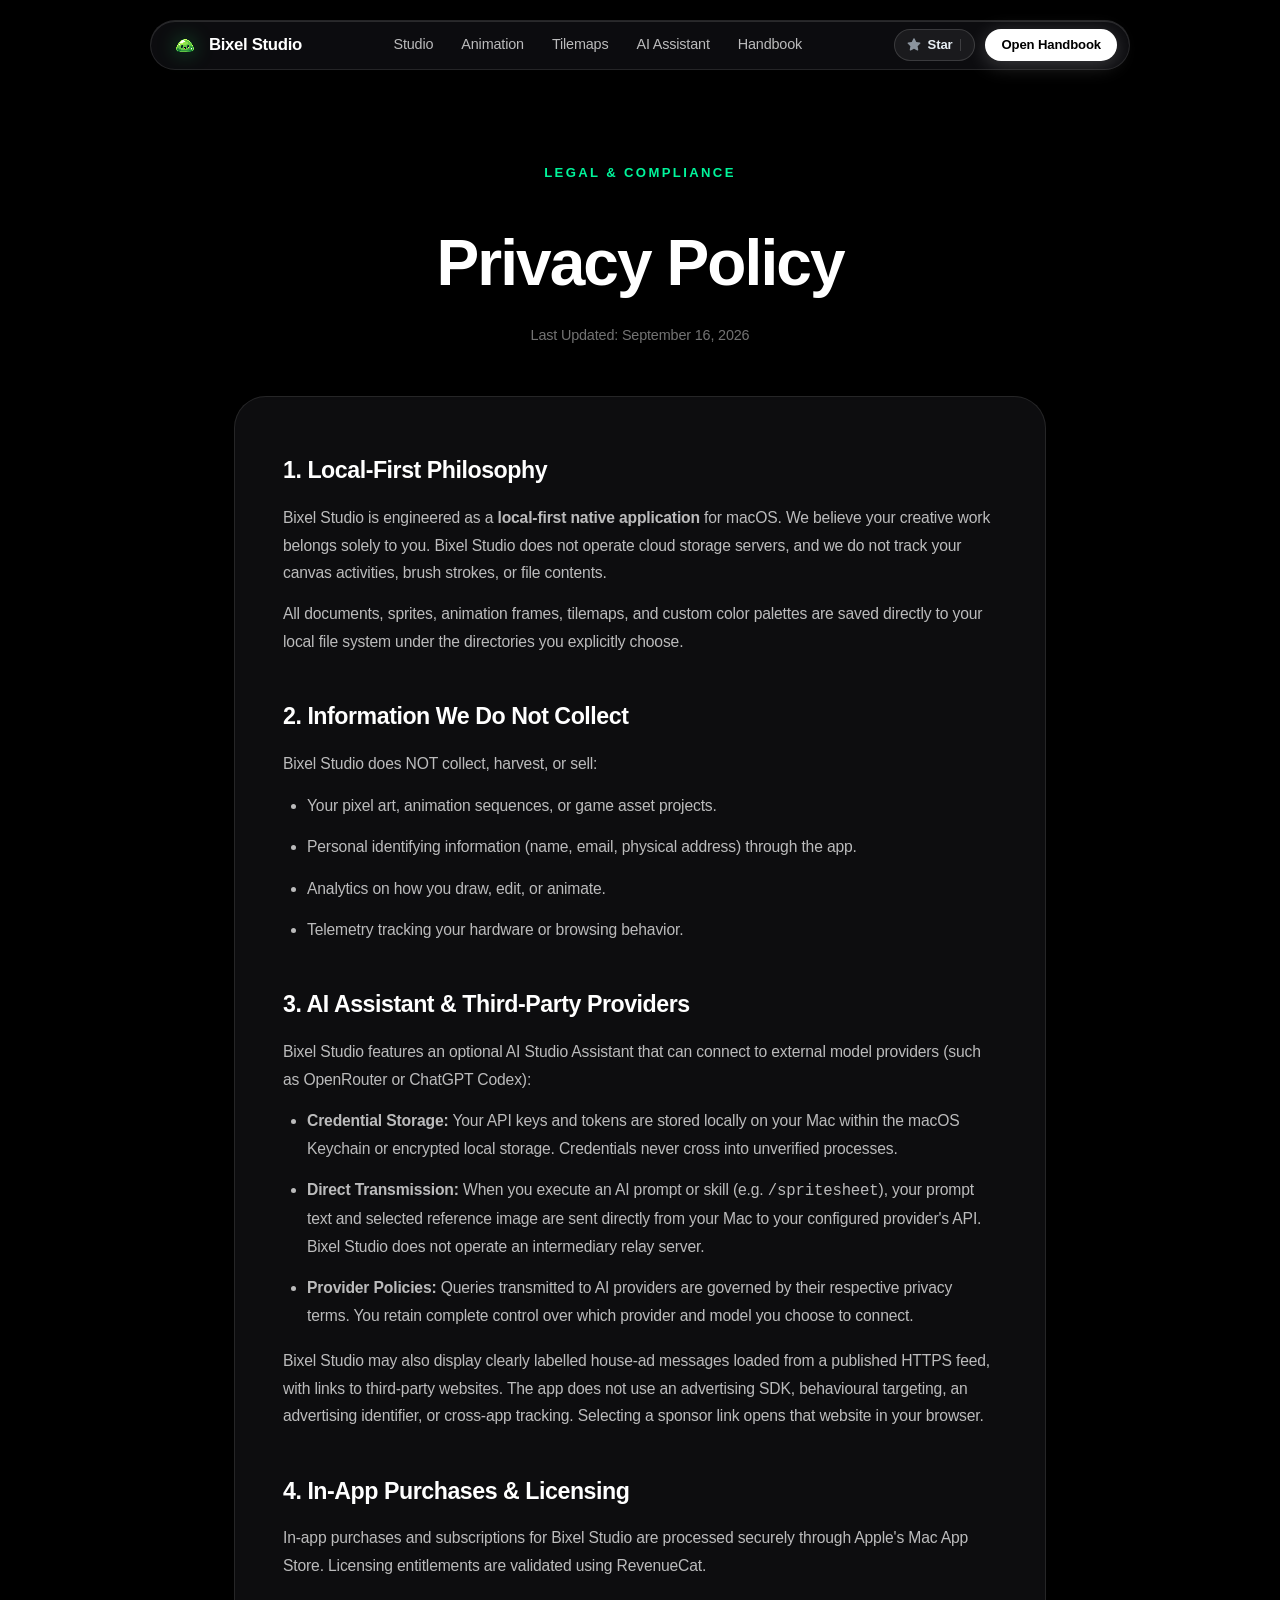
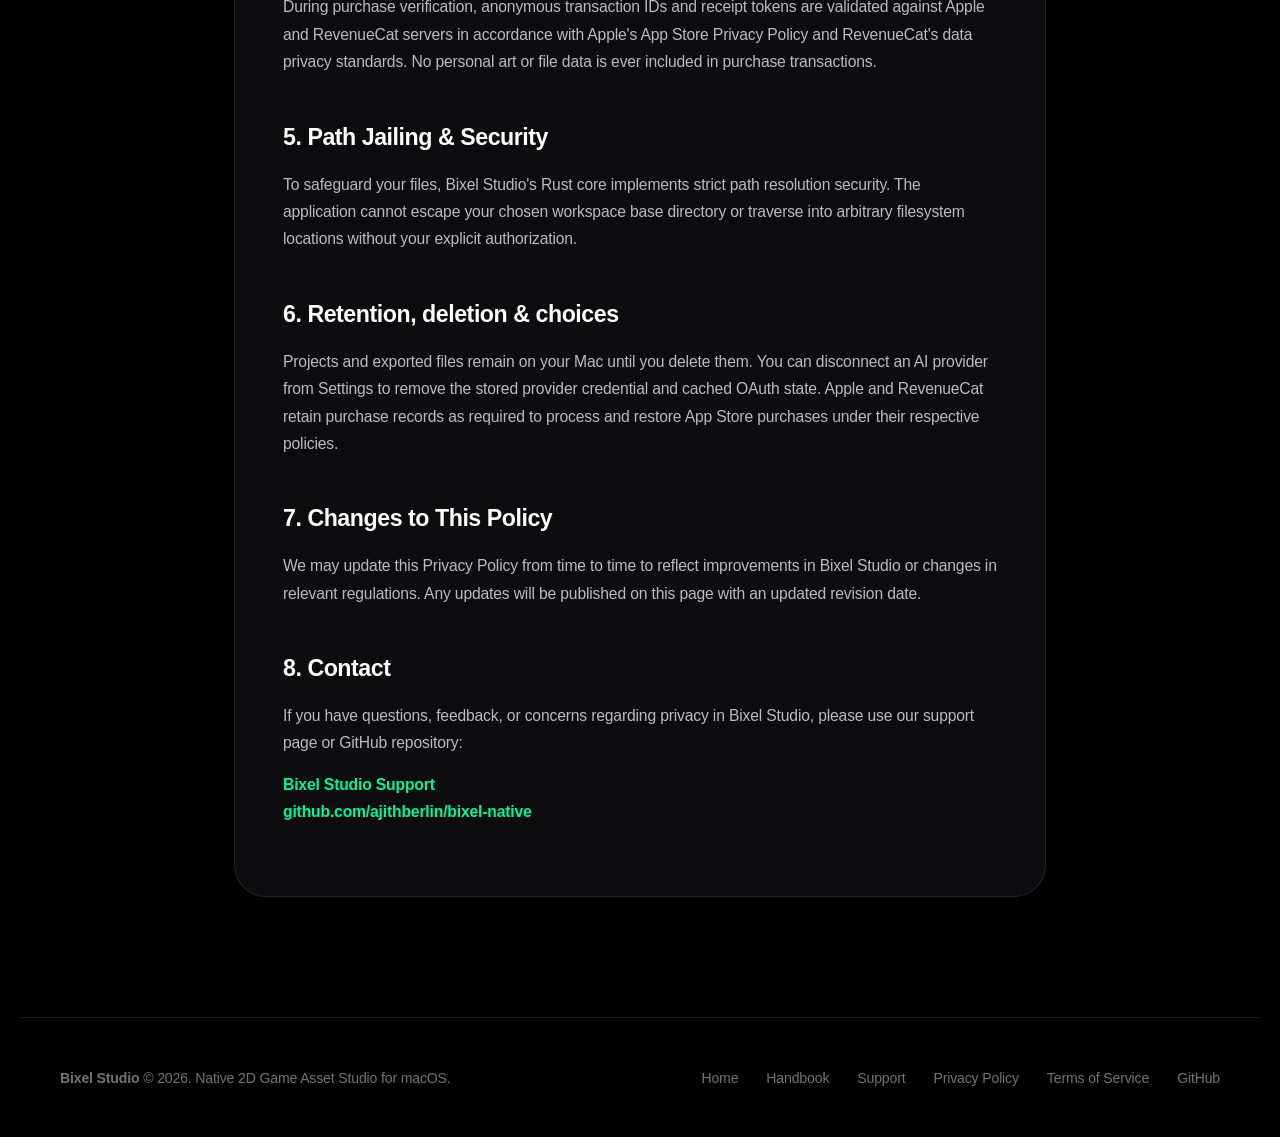
<file: site/privacy.html>
<!DOCTYPE html>
<html lang="en">
<head>
  <meta charset="UTF-8">
  <meta name="viewport" content="width=device-width, initial-scale=1.0">
  <title>Privacy Policy — Bixel Studio</title>
  <meta name="description" content="Privacy Policy for Bixel Studio on macOS. Learn how Bixel Studio protects your creative privacy with a local-first design.">
  <link rel="icon" type="image/png" href="assets/images/favicon.png">
  <link rel="apple-touch-icon" href="assets/images/slime-logo.png">
  <link rel="stylesheet" href="assets/css/style.css">
</head>
<body>

  <!-- Floating Glass Pill Navigation -->
  <div class="site-nav-wrapper">
    <nav class="site-nav">
      <a href="index.html" class="nav-brand">
        <div class="nav-brand-logo">
          <img src="assets/images/slime-logo.png" class="brand-slime-img" alt="Bixel Slime" width="28" height="28">
        </div>
        <span>Bixel Studio</span>
      </a>

      <ul class="nav-items">
        <li><a href="index.html#features">Studio</a></li>
        <li><a href="index.html#animation">Animation</a></li>
        <li><a href="index.html#tilemaps">Tilemaps</a></li>
        <li><a href="index.html#ai">AI Assistant</a></li>
        <li><a href="handbook/index.html">Handbook</a></li>
      </ul>

      <div class="nav-actions">
        <a href="https://github.com/ajithberlin/bixel-native" target="_blank" rel="noopener" class="gh-star-pill" title="Star on GitHub">
          <svg class="gh-star-icon" width="14" height="14" viewBox="0 0 16 16" fill="currentColor" aria-hidden="true">
            <path d="M8 .25a.75.75 0 0 1 .673.418l1.882 3.815 4.21.612a.75.75 0 0 1 .416 1.279l-3.046 2.97.719 4.192a.751.751 0 0 1-1.088.791L8 12.347l-3.766 1.98a.75.75 0 0 1-1.088-.79l.72-4.194L.818 6.374a.75.75 0 0 1 .416-1.28l4.21-.611L7.327.668A.75.75 0 0 1 8 .25Z"></path>
          </svg>
          <span class="gh-star-label">Star</span>
          <span class="gh-star-divider"></span>
          <span class="github-stars-count">1</span>
        </a>
        <a href="handbook/index.html" class="pro-btn pro-btn-primary pro-btn-sm">Open Handbook</a>
      </div>
    </nav>
  </div>

  <!-- Header -->
  <header class="legal-page-header">
    <div class="text-subheading">LEGAL & COMPLIANCE</div>
    <h1 class="legal-title">Privacy Policy</h1>
    <p class="legal-updated">Last Updated: September 16, 2026</p>
  </header>

  <!-- Legal Content Card -->
  <main class="legal-container">
    <article class="legal-card">

      <section class="legal-section">
        <h3>1. Local-First Philosophy</h3>
        <p>
          Bixel Studio is engineered as a <strong>local-first native application</strong> for macOS. We believe your creative work belongs solely to you. Bixel Studio does not operate cloud storage servers, and we do not track your canvas activities, brush strokes, or file contents.
        </p>
        <p>
          All documents, sprites, animation frames, tilemaps, and custom color palettes are saved directly to your local file system under the directories you explicitly choose.
        </p>
      </section>

      <section class="legal-section">
        <h3>2. Information We Do Not Collect</h3>
        <p>Bixel Studio does NOT collect, harvest, or sell:</p>
        <ul>
          <li>Your pixel art, animation sequences, or game asset projects.</li>
          <li>Personal identifying information (name, email, physical address) through the app.</li>
          <li>Analytics on how you draw, edit, or animate.</li>
          <li>Telemetry tracking your hardware or browsing behavior.</li>
        </ul>
      </section>

      <section class="legal-section">
        <h3>3. AI Assistant & Third-Party Providers</h3>
        <p>
          Bixel Studio features an optional AI Studio Assistant that can connect to external model providers (such as OpenRouter or ChatGPT Codex):
        </p>
        <ul>
          <li><strong>Credential Storage:</strong> Your API keys and tokens are stored locally on your Mac within the macOS Keychain or encrypted local storage. Credentials never cross into unverified processes.</li>
          <li><strong>Direct Transmission:</strong> When you execute an AI prompt or skill (e.g. <code>/spritesheet</code>), your prompt text and selected reference image are sent directly from your Mac to your configured provider's API. Bixel Studio does not operate an intermediary relay server.</li>
          <li><strong>Provider Policies:</strong> Queries transmitted to AI providers are governed by their respective privacy terms. You retain complete control over which provider and model you choose to connect.</li>
        </ul>
        <p>
          Bixel Studio may also display clearly labelled house-ad messages loaded from a
          published HTTPS feed, with links to third-party websites. The app does not use
          an advertising SDK, behavioural targeting, an advertising identifier, or
          cross-app tracking. Selecting a sponsor link opens that website in your browser.
        </p>
      </section>

      <section class="legal-section">
        <h3>4. In-App Purchases & Licensing</h3>
        <p>
          In-app purchases and subscriptions for Bixel Studio are processed securely through Apple's Mac App Store. Licensing entitlements are validated using RevenueCat.
        </p>
        <p>
          During purchase verification, anonymous transaction IDs and receipt tokens are validated against Apple and RevenueCat servers in accordance with Apple's App Store Privacy Policy and RevenueCat's data privacy standards. No personal art or file data is ever included in purchase transactions.
        </p>
      </section>

      <section class="legal-section">
        <h3>5. Path Jailing & Security</h3>
        <p>
          To safeguard your files, Bixel Studio's Rust core implements strict path resolution security. The application cannot escape your chosen workspace base directory or traverse into arbitrary filesystem locations without your explicit authorization.
        </p>
      </section>

      <section class="legal-section">
        <h3>6. Retention, deletion & choices</h3>
        <p>
          Projects and exported files remain on your Mac until you delete them. You can
          disconnect an AI provider from Settings to remove the stored provider credential
          and cached OAuth state. Apple and RevenueCat retain purchase records as required
          to process and restore App Store purchases under their respective policies.
        </p>
      </section>

      <section class="legal-section">
        <h3>7. Changes to This Policy</h3>
        <p>
          We may update this Privacy Policy from time to time to reflect improvements in Bixel Studio or changes in relevant regulations. Any updates will be published on this page with an updated revision date.
        </p>
      </section>

      <section class="legal-section">
        <h3>8. Contact</h3>
        <p>
          If you have questions, feedback, or concerns regarding privacy in Bixel Studio,
          please use our support page or GitHub repository:
        </p>
        <p>
          <a href="support.html" style="color: var(--accent-cyan); font-weight: 600;">Bixel Studio Support</a><br>
          <a href="https://github.com/ajithberlin/bixel-native" target="_blank" rel="noopener" style="color: var(--accent-cyan); font-weight: 600;">github.com/ajithberlin/bixel-native</a>
        </p>
      </section>

    </article>
  </main>

  <!-- Footer -->
  <footer class="site-footer">
    <div>
      <strong>Bixel Studio</strong> &copy; 2026. Native 2D Game Asset Studio for macOS.
    </div>
    <div class="footer-nav">
      <a href="index.html">Home</a>
      <a href="handbook/index.html">Handbook</a>
      <a href="support.html">Support</a>
      <a href="privacy.html">Privacy Policy</a>
      <a href="terms.html">Terms of Service</a>
      <a href="https://github.com/ajithberlin/bixel-native" target="_blank" rel="noopener">GitHub</a>
    </div>
  </footer>

  <script src="assets/js/main.js"></script>
</body>
</html>
</file>
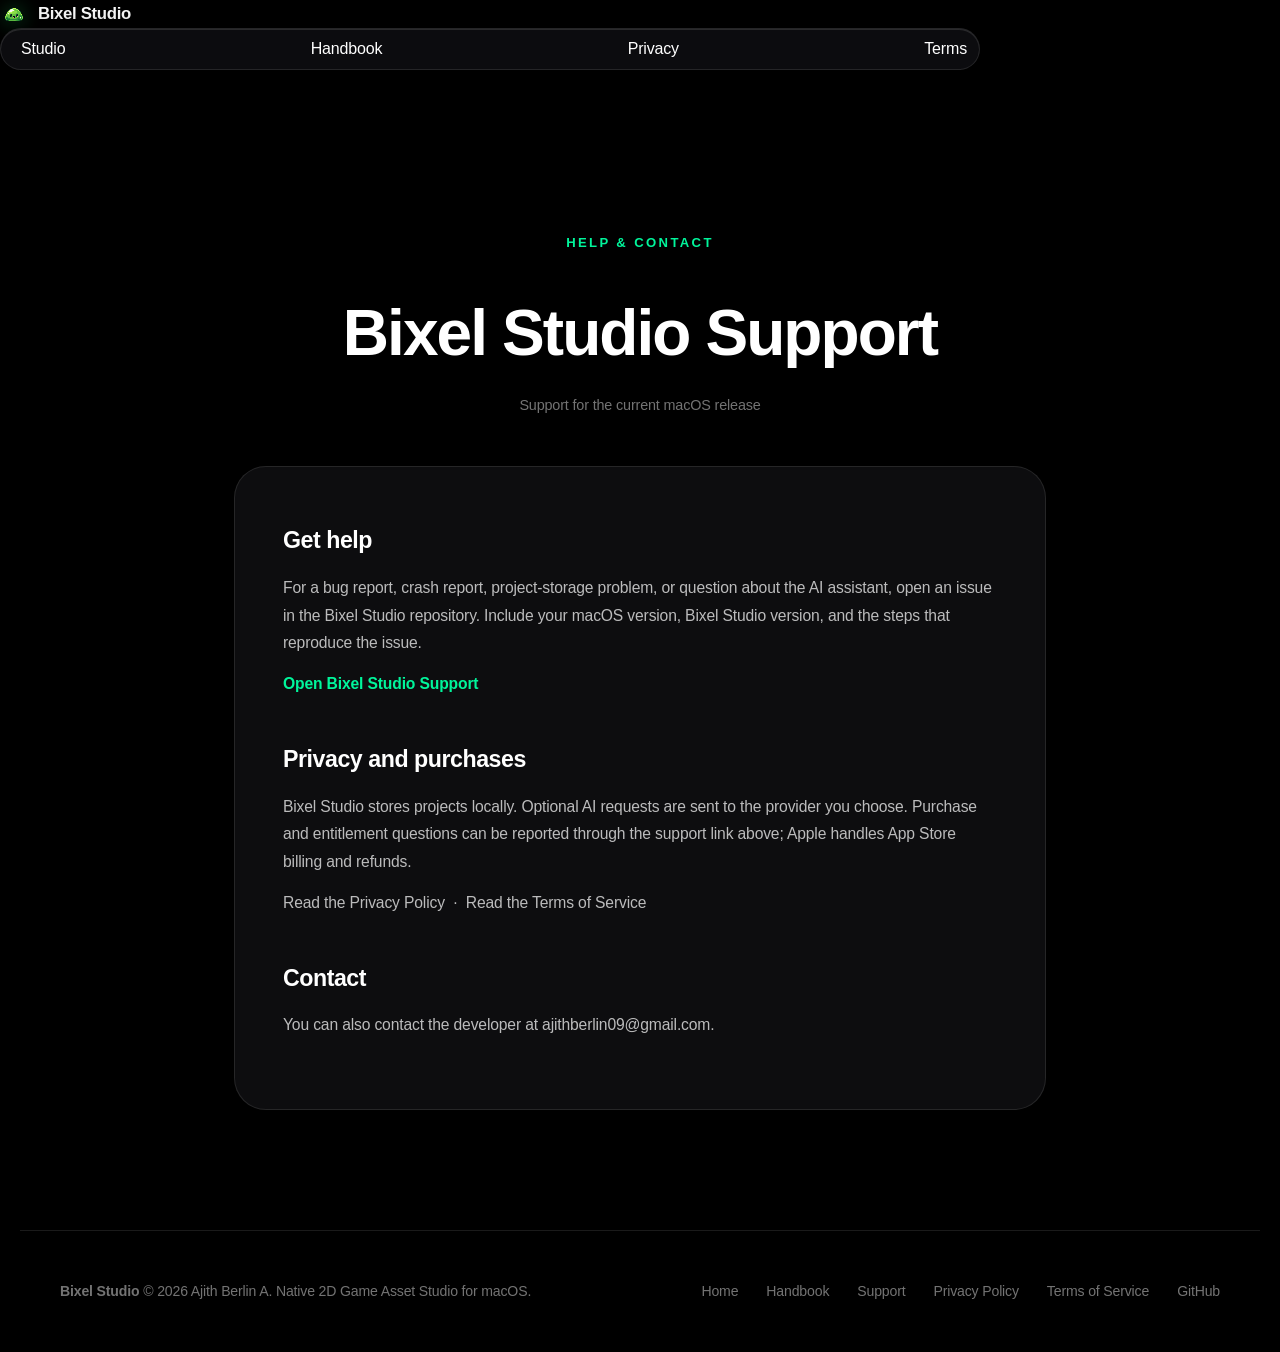
<file: site/support.html>
<!doctype html>
<html lang="en">
<head>
  <meta charset="utf-8">
  <meta name="viewport" content="width=device-width, initial-scale=1">
  <title>Support — Bixel Studio</title>
  <meta name="description" content="Support and contact information for Bixel Studio on macOS.">
  <link rel="icon" type="image/png" href="assets/images/favicon.png">
  <link rel="apple-touch-icon" href="assets/images/slime-logo.png">
  <link rel="stylesheet" href="assets/css/style.css">
</head>
<body>
  <header class="site-header">
    <a href="index.html" class="nav-brand">
      <img src="assets/images/slime-logo.png" class="brand-slime-img" alt="Bixel Slime" width="28" height="28">
      <span>Bixel Studio</span>
    </a>
    <nav class="site-nav" aria-label="Primary navigation">
      <a href="index.html">Studio</a>
      <a href="handbook/index.html">Handbook</a>
      <a href="privacy.html">Privacy</a>
      <a href="terms.html">Terms</a>
    </nav>
  </header>

  <header class="legal-page-header">
    <div class="text-subheading">HELP & CONTACT</div>
    <h1 class="legal-title">Bixel Studio Support</h1>
    <p class="legal-updated">Support for the current macOS release</p>
  </header>

  <main class="legal-container">
    <article class="legal-card">
      <section class="legal-section" id="ad-report">
        <h3>Get help</h3>
        <p>
          For a bug report, crash report, project-storage problem, or question about
          the AI assistant, open an issue in the Bixel Studio repository. Include your
          macOS version, Bixel Studio version, and the steps that reproduce the issue.
        </p>
        <p>
          <a href="https://github.com/ajithberlin/bixel-native/issues" target="_blank" rel="noopener" style="color: var(--accent-cyan); font-weight: 600;">Open Bixel Studio Support</a>
        </p>
      </section>

      <section class="legal-section">
        <h3>Privacy and purchases</h3>
        <p>
          Bixel Studio stores projects locally. Optional AI requests are sent to the
          provider you choose. Purchase and entitlement questions can be reported
          through the support link above; Apple handles App Store billing and refunds.
        </p>
        <p>
          <a href="privacy.html">Read the Privacy Policy</a>
          &nbsp;·&nbsp;
          <a href="terms.html">Read the Terms of Service</a>
        </p>
      </section>

      <section class="legal-section">
        <h3>Contact</h3>
        <p>
          You can also contact the developer at
          <a href="mailto:ajithberlin09@gmail.com">ajithberlin09@gmail.com</a>.
        </p>
      </section>
    </article>
  </main>

  <footer class="site-footer">
    <div><strong>Bixel Studio</strong> &copy; 2026 Ajith Berlin A. Native 2D Game Asset Studio for macOS.</div>
    <div class="footer-nav">
      <a href="index.html">Home</a>
      <a href="handbook/index.html">Handbook</a>
      <a href="support.html">Support</a>
      <a href="privacy.html">Privacy Policy</a>
      <a href="terms.html">Terms of Service</a>
      <a href="https://github.com/ajithberlin/bixel-native" target="_blank" rel="noopener">GitHub</a>
    </div>
  </footer>
</body>
</html>
</file>
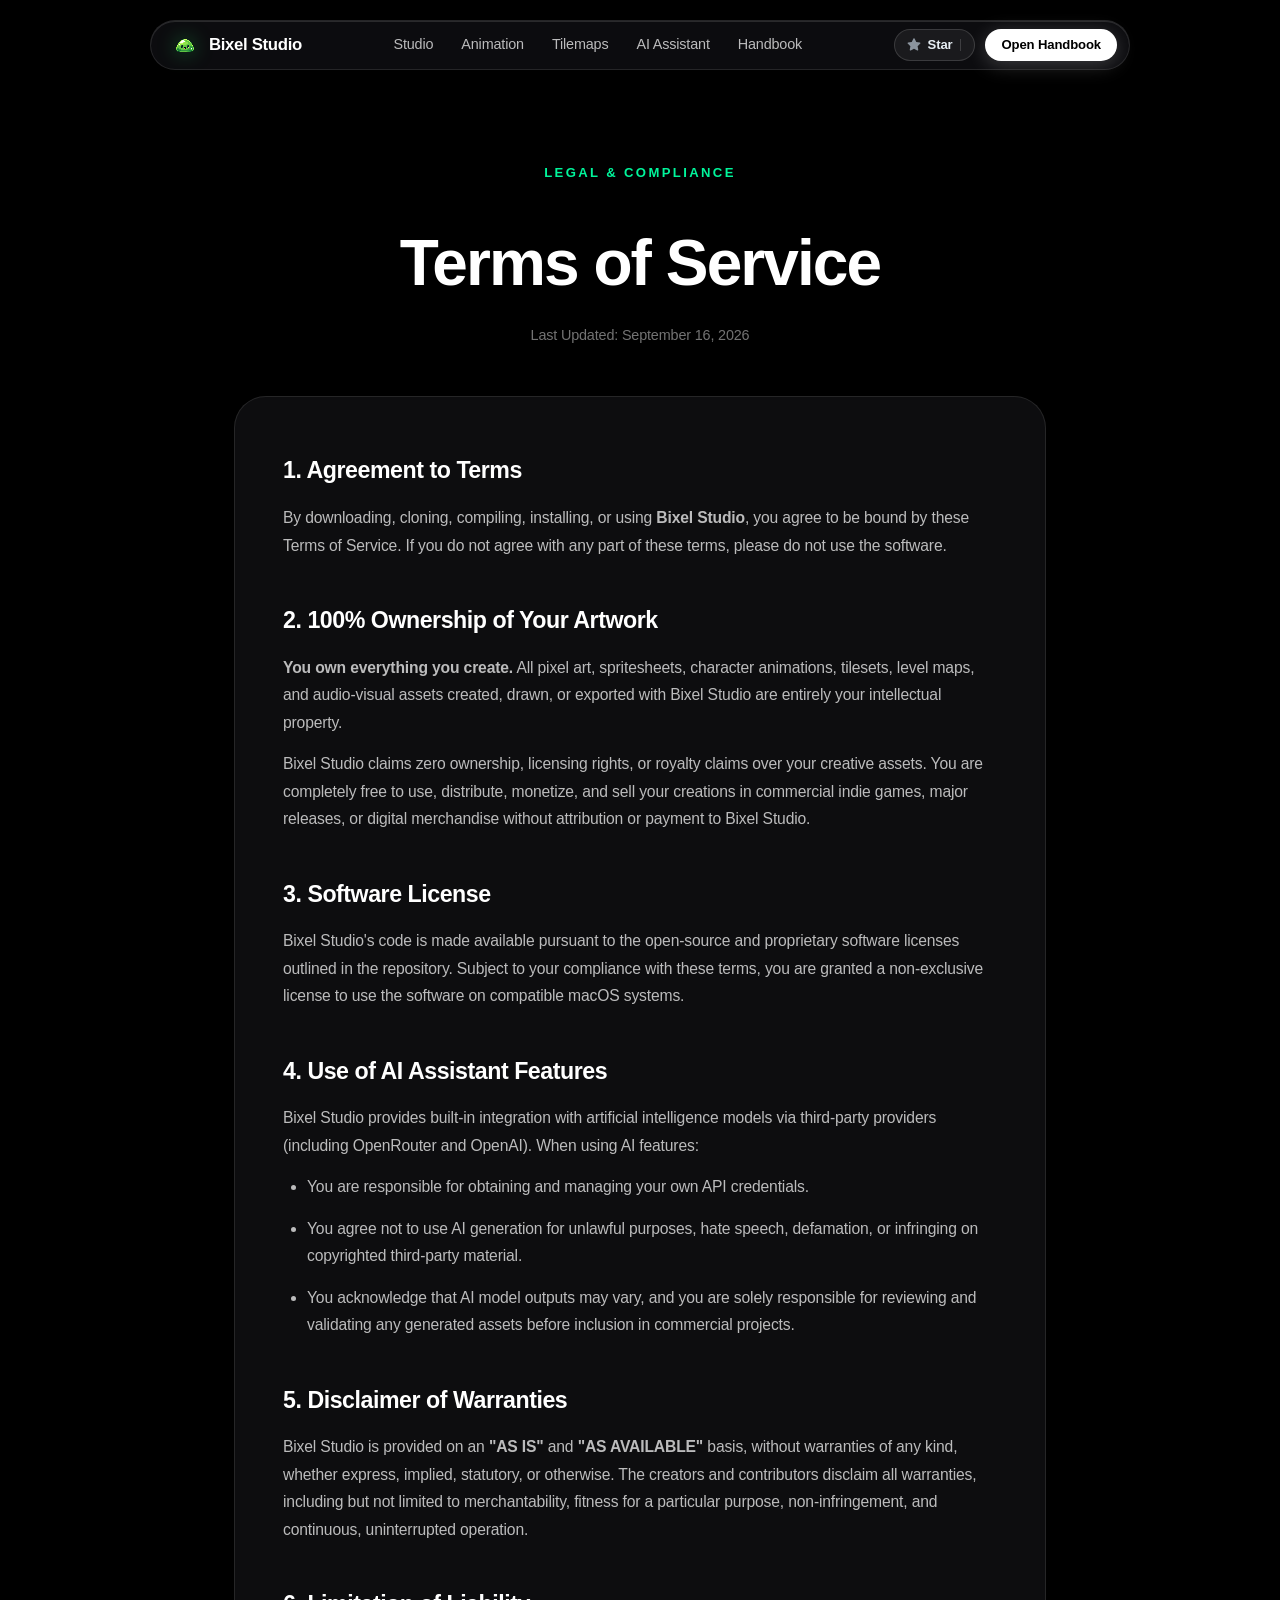
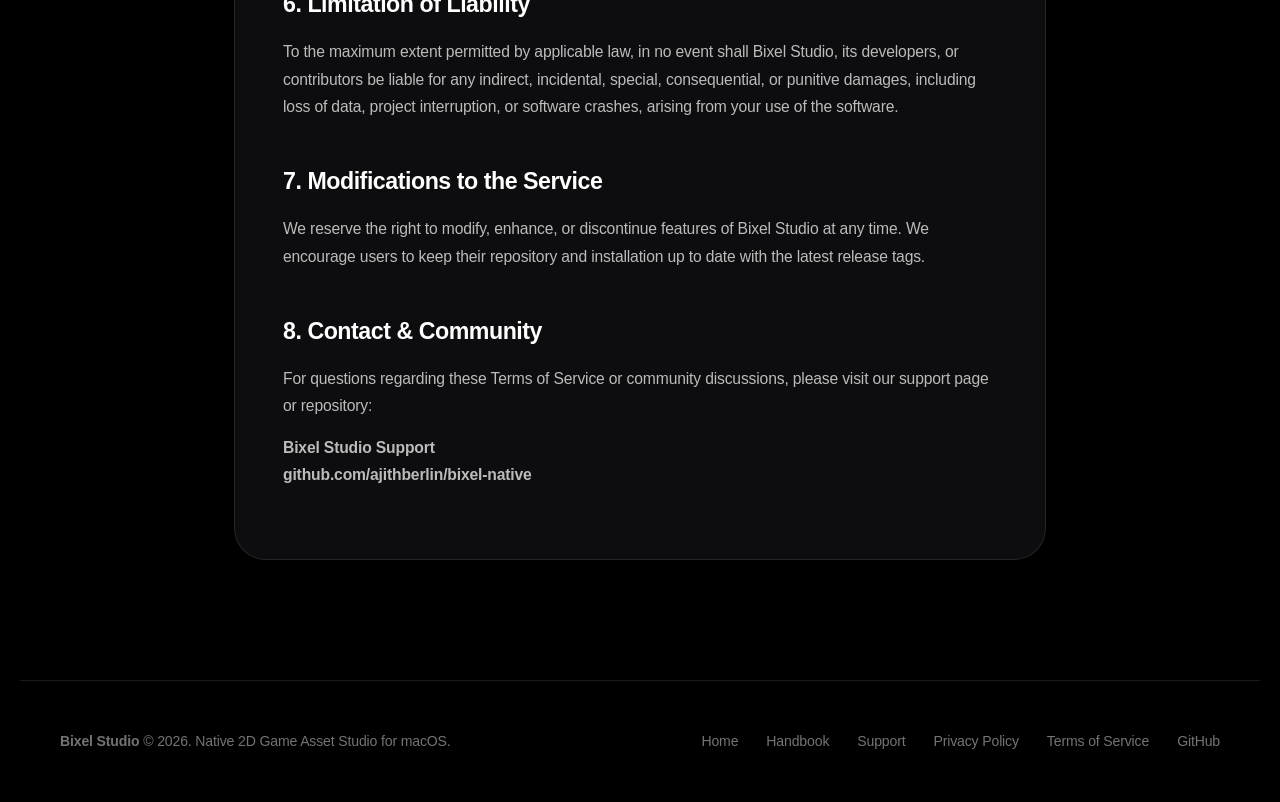
<file: site/terms.html>
<!DOCTYPE html>
<html lang="en">
<head>
  <meta charset="UTF-8">
  <meta name="viewport" content="width=device-width, initial-scale=1.0">
  <title>Terms of Service — Bixel Studio</title>
  <meta name="description" content="Terms of Service and End User License Agreement for Bixel Studio on macOS.">
  <link rel="icon" type="image/png" href="assets/images/favicon.png">
  <link rel="apple-touch-icon" href="assets/images/slime-logo.png">
  <link rel="stylesheet" href="assets/css/style.css">
</head>
<body>

  <!-- Floating Glass Pill Navigation -->
  <div class="site-nav-wrapper">
    <nav class="site-nav">
      <a href="index.html" class="nav-brand">
        <div class="nav-brand-logo">
          <img src="assets/images/slime-logo.png" class="brand-slime-img" alt="Bixel Slime" width="28" height="28">
        </div>
        <span>Bixel Studio</span>
      </a>

      <ul class="nav-items">
        <li><a href="index.html#features">Studio</a></li>
        <li><a href="index.html#animation">Animation</a></li>
        <li><a href="index.html#tilemaps">Tilemaps</a></li>
        <li><a href="index.html#ai">AI Assistant</a></li>
        <li><a href="handbook/index.html">Handbook</a></li>
      </ul>

      <div class="nav-actions">
        <a href="https://github.com/ajithberlin/bixel-native" target="_blank" rel="noopener" class="gh-star-pill" title="Star on GitHub">
          <svg class="gh-star-icon" width="14" height="14" viewBox="0 0 16 16" fill="currentColor" aria-hidden="true">
            <path d="M8 .25a.75.75 0 0 1 .673.418l1.882 3.815 4.21.612a.751.751 0 0 1 .416 1.279l-3.046 2.97.719 4.192a.751.751 0 0 1-1.088.791L8 12.347l-3.766 1.98a.75.75 0 0 1-1.088-.79l.72-4.194L.818 6.374a.75.75 0 0 1 .416-1.28l4.21-.611L7.327.668A.75.75 0 0 1 8 .25Z"></path>
          </svg>
          <span class="gh-star-label">Star</span>
          <span class="gh-star-divider"></span>
          <span class="github-stars-count">1</span>
        </a>
        <a href="handbook/index.html" class="pro-btn pro-btn-primary pro-btn-sm">Open Handbook</a>
      </div>
    </nav>
  </div>

  <!-- Header -->
  <header class="legal-page-header">
    <div class="text-subheading">LEGAL & COMPLIANCE</div>
    <h1 class="legal-title">Terms of Service</h1>
    <p class="legal-updated">Last Updated: September 16, 2026</p>
  </header>

  <!-- Legal Content Card -->
  <main class="legal-container">
    <article class="legal-card">

      <section class="legal-section">
        <h3>1. Agreement to Terms</h3>
        <p>
          By downloading, cloning, compiling, installing, or using <strong>Bixel Studio</strong>, you agree to be bound by these Terms of Service. If you do not agree with any part of these terms, please do not use the software.
        </p>
      </section>

      <section class="legal-section">
        <h3>2. 100% Ownership of Your Artwork</h3>
        <p>
          <strong>You own everything you create.</strong> All pixel art, spritesheets, character animations, tilesets, level maps, and audio-visual assets created, drawn, or exported with Bixel Studio are entirely your intellectual property.
        </p>
        <p>
          Bixel Studio claims zero ownership, licensing rights, or royalty claims over your creative assets. You are completely free to use, distribute, monetize, and sell your creations in commercial indie games, major releases, or digital merchandise without attribution or payment to Bixel Studio.
        </p>
      </section>

      <section class="legal-section">
        <h3>3. Software License</h3>
        <p>
          Bixel Studio's code is made available pursuant to the open-source and proprietary software licenses outlined in the repository. Subject to your compliance with these terms, you are granted a non-exclusive license to use the software on compatible macOS systems.
        </p>
      </section>

      <section class="legal-section">
        <h3>4. Use of AI Assistant Features</h3>
        <p>
          Bixel Studio provides built-in integration with artificial intelligence models via third-party providers (including OpenRouter and OpenAI). When using AI features:
        </p>
        <ul>
          <li>You are responsible for obtaining and managing your own API credentials.</li>
          <li>You agree not to use AI generation for unlawful purposes, hate speech, defamation, or infringing on copyrighted third-party material.</li>
          <li>You acknowledge that AI model outputs may vary, and you are solely responsible for reviewing and validating any generated assets before inclusion in commercial projects.</li>
        </ul>
      </section>

      <section class="legal-section">
        <h3>5. Disclaimer of Warranties</h3>
        <p>
          Bixel Studio is provided on an <strong>"AS IS"</strong> and <strong>"AS AVAILABLE"</strong> basis, without warranties of any kind, whether express, implied, statutory, or otherwise. The creators and contributors disclaim all warranties, including but not limited to merchantability, fitness for a particular purpose, non-infringement, and continuous, uninterrupted operation.
        </p>
      </section>

      <section class="legal-section">
        <h3>6. Limitation of Liability</h3>
        <p>
          To the maximum extent permitted by applicable law, in no event shall Bixel Studio, its developers, or contributors be liable for any indirect, incidental, special, consequential, or punitive damages, including loss of data, project interruption, or software crashes, arising from your use of the software.
        </p>
      </section>

      <section class="legal-section">
        <h3>7. Modifications to the Service</h3>
        <p>
          We reserve the right to modify, enhance, or discontinue features of Bixel Studio at any time. We encourage users to keep their repository and installation up to date with the latest release tags.
        </p>
      </section>

      <section class="legal-section">
        <h3>8. Contact & Community</h3>
        <p>
          For questions regarding these Terms of Service or community discussions, please visit our support page or repository:
        </p>
        <p>
          <a href="support.html" style="color: var(--accent-magenta); font-weight: 600;">Bixel Studio Support</a><br>
          <a href="https://github.com/ajithberlin/bixel-native" target="_blank" rel="noopener" style="color: var(--accent-magenta); font-weight: 600;">github.com/ajithberlin/bixel-native</a>
        </p>
      </section>

    </article>
  </main>

  <!-- Footer -->
  <footer class="site-footer">
    <div>
      <strong>Bixel Studio</strong> &copy; 2026. Native 2D Game Asset Studio for macOS.
    </div>
    <div class="footer-nav">
      <a href="index.html">Home</a>
      <a href="handbook/index.html">Handbook</a>
      <a href="support.html">Support</a>
      <a href="privacy.html">Privacy Policy</a>
      <a href="terms.html">Terms of Service</a>
      <a href="https://github.com/ajithberlin/bixel-native" target="_blank" rel="noopener">GitHub</a>
    </div>
  </footer>

  <script src="assets/js/main.js"></script>
</body>
</html>
</file>
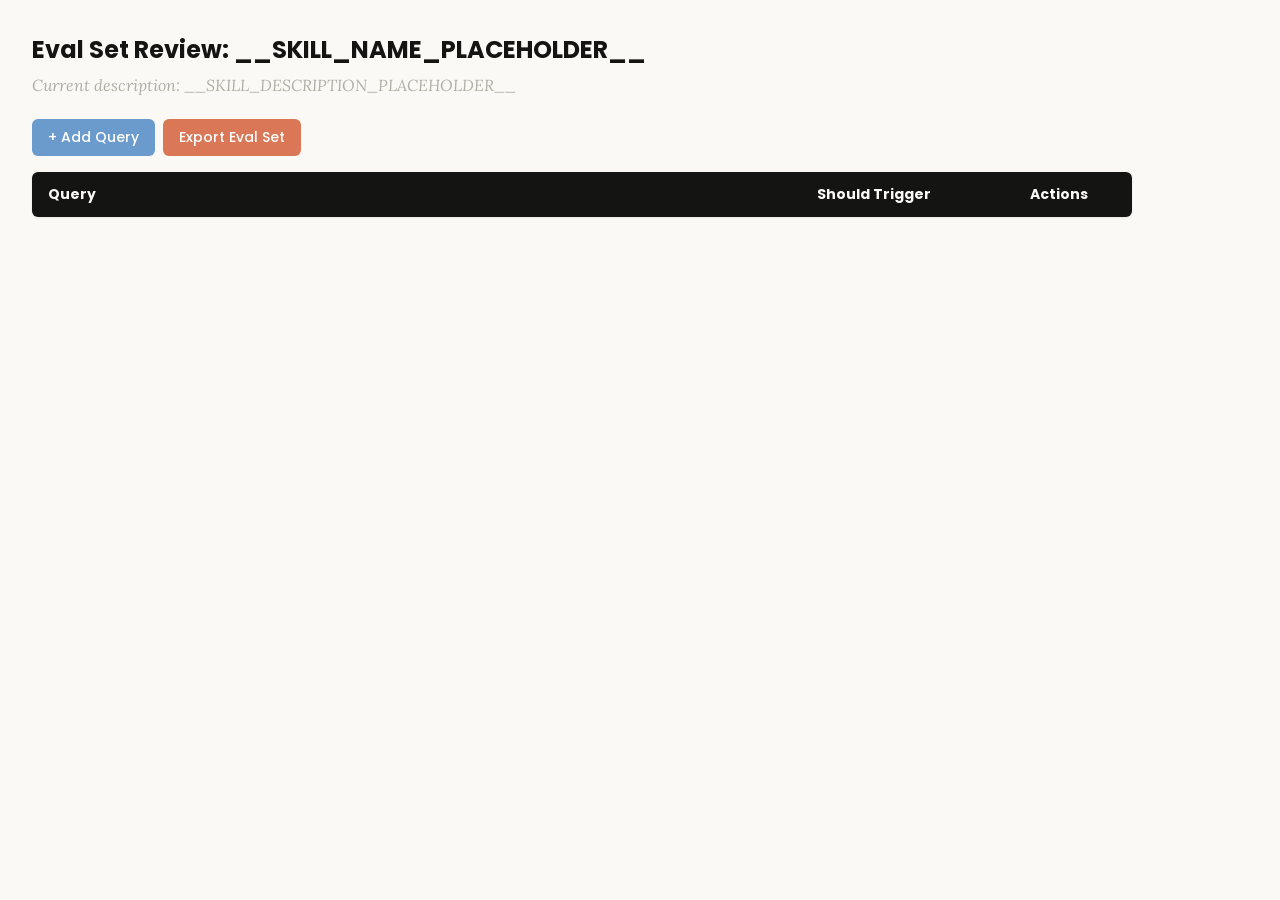
<file: skills/skill-creator/assets/eval_review.html>
<!DOCTYPE html>
<html lang="en">
<head>
  <meta charset="UTF-8">
  <meta name="viewport" content="width=device-width, initial-scale=1.0">
  <title>Eval Set Review - __SKILL_NAME_PLACEHOLDER__</title>
  <link rel="preconnect" href="https://fonts.googleapis.com">
  <link rel="preconnect" href="https://fonts.gstatic.com" crossorigin>
  <link href="https://fonts.googleapis.com/css2?family=Poppins:wght@500;600&family=Lora:wght@400;500&display=swap" rel="stylesheet">
  <style>
    * { box-sizing: border-box; margin: 0; padding: 0; }
    body { font-family: 'Lora', Georgia, serif; background: #faf9f5; padding: 2rem; color: #141413; }
    h1 { font-family: 'Poppins', sans-serif; margin-bottom: 0.5rem; font-size: 1.5rem; }
    .description { color: #b0aea5; margin-bottom: 1.5rem; font-style: italic; max-width: 900px; }
    .controls { margin-bottom: 1rem; display: flex; gap: 0.5rem; }
    .btn { font-family: 'Poppins', sans-serif; padding: 0.5rem 1rem; border: none; border-radius: 6px; cursor: pointer; font-size: 0.875rem; font-weight: 500; }
    .btn-add { background: #6a9bcc; color: white; }
    .btn-add:hover { background: #5889b8; }
    .btn-export { background: #d97757; color: white; }
    .btn-export:hover { background: #c4613f; }
    table { width: 100%; max-width: 1100px; border-collapse: collapse; background: white; border-radius: 6px; overflow: hidden; box-shadow: 0 1px 3px rgba(0,0,0,0.08); }
    th { font-family: 'Poppins', sans-serif; background: #141413; color: #faf9f5; padding: 0.75rem 1rem; text-align: left; font-size: 0.875rem; }
    td { padding: 0.75rem 1rem; border-bottom: 1px solid #e8e6dc; vertical-align: top; }
    tr:nth-child(even) td { background: #faf9f5; }
    tr:hover td { background: #f3f1ea; }
    .section-header td { background: #e8e6dc; font-family: 'Poppins', sans-serif; font-weight: 500; font-size: 0.8rem; color: #141413; text-transform: uppercase; letter-spacing: 0.05em; }
    .query-input { width: 100%; padding: 0.4rem; border: 1px solid #e8e6dc; border-radius: 4px; font-size: 0.875rem; font-family: 'Lora', Georgia, serif; resize: vertical; min-height: 60px; }
    .query-input:focus { outline: none; border-color: #d97757; box-shadow: 0 0 0 2px rgba(217,119,87,0.15); }
    .toggle { position: relative; display: inline-block; width: 44px; height: 24px; }
    .toggle input { opacity: 0; width: 0; height: 0; }
    .toggle .slider { position: absolute; inset: 0; background: #b0aea5; border-radius: 24px; cursor: pointer; transition: 0.2s; }
    .toggle .slider::before { content: ""; position: absolute; width: 18px; height: 18px; left: 3px; bottom: 3px; background: white; border-radius: 50%; transition: 0.2s; }
    .toggle input:checked + .slider { background: #d97757; }
    .toggle input:checked + .slider::before { transform: translateX(20px); }
    .btn-delete { background: #c44; color: white; padding: 0.3rem 0.6rem; border: none; border-radius: 4px; cursor: pointer; font-size: 0.75rem; font-family: 'Poppins', sans-serif; }
    .btn-delete:hover { background: #a33; }
    .summary { margin-top: 1rem; color: #b0aea5; font-size: 0.875rem; }
  </style>
</head>
<body>
  <h1>Eval Set Review: <span id="skill-name">__SKILL_NAME_PLACEHOLDER__</span></h1>
  <p class="description">Current description: <span id="skill-desc">__SKILL_DESCRIPTION_PLACEHOLDER__</span></p>

  <div class="controls">
    <button class="btn btn-add" onclick="addRow()">+ Add Query</button>
    <button class="btn btn-export" onclick="exportEvalSet()">Export Eval Set</button>
  </div>

  <table>
    <thead>
      <tr>
        <th style="width:65%">Query</th>
        <th style="width:18%">Should Trigger</th>
        <th style="width:10%">Actions</th>
      </tr>
    </thead>
    <tbody id="eval-body"></tbody>
  </table>

  <p class="summary" id="summary"></p>

  <script>
    const EVAL_DATA = __EVAL_DATA_PLACEHOLDER__;

    let evalItems = [...EVAL_DATA];

    function render() {
      const tbody = document.getElementById('eval-body');
      tbody.innerHTML = '';

      // Sort: should-trigger first, then should-not-trigger
      const sorted = evalItems
        .map((item, origIdx) => ({ ...item, origIdx }))
        .sort((a, b) => (b.should_trigger ? 1 : 0) - (a.should_trigger ? 1 : 0));

      let lastGroup = null;
      sorted.forEach(item => {
        const group = item.should_trigger ? 'trigger' : 'no-trigger';
        if (group !== lastGroup) {
          const headerRow = document.createElement('tr');
          headerRow.className = 'section-header';
          headerRow.innerHTML = `<td colspan="3">${item.should_trigger ? 'Should Trigger' : 'Should NOT Trigger'}</td>`;
          tbody.appendChild(headerRow);
          lastGroup = group;
        }

        const idx = item.origIdx;
        const tr = document.createElement('tr');
        tr.innerHTML = `
          <td><textarea class="query-input" onchange="updateQuery(${idx}, this.value)">${escapeHtml(item.query)}</textarea></td>
          <td>
            <label class="toggle">
              <input type="checkbox" ${item.should_trigger ? 'checked' : ''} onchange="updateTrigger(${idx}, this.checked)">
              <span class="slider"></span>
            </label>
            <span style="margin-left:8px;font-size:0.8rem;color:#b0aea5">${item.should_trigger ? 'Yes' : 'No'}</span>
          </td>
          <td><button class="btn-delete" onclick="deleteRow(${idx})">Delete</button></td>
        `;
        tbody.appendChild(tr);
      });
      updateSummary();
    }

    function escapeHtml(text) {
      const div = document.createElement('div');
      div.textContent = text;
      return div.innerHTML;
    }

    function updateQuery(idx, value) { evalItems[idx].query = value; updateSummary(); }
    function updateTrigger(idx, value) { evalItems[idx].should_trigger = value; render(); }
    function deleteRow(idx) { evalItems.splice(idx, 1); render(); }

    function addRow() {
      evalItems.push({ query: '', should_trigger: true });
      render();
      const inputs = document.querySelectorAll('.query-input');
      inputs[inputs.length - 1].focus();
    }

    function updateSummary() {
      const trigger = evalItems.filter(i => i.should_trigger).length;
      const noTrigger = evalItems.filter(i => !i.should_trigger).length;
      document.getElementById('summary').textContent =
        `${evalItems.length} queries total: ${trigger} should trigger, ${noTrigger} should not trigger`;
    }

    function exportEvalSet() {
      const valid = evalItems.filter(i => i.query.trim() !== '');
      const data = valid.map(i => ({ query: i.query.trim(), should_trigger: i.should_trigger }));
      const blob = new Blob([JSON.stringify(data, null, 2)], { type: 'application/json' });
      const url = URL.createObjectURL(blob);
      const a = document.createElement('a');
      a.href = url;
      a.download = 'eval_set.json';
      document.body.appendChild(a);
      a.click();
      document.body.removeChild(a);
      URL.revokeObjectURL(url);
    }

    render();
  </script>
</body>
</html>
</file>
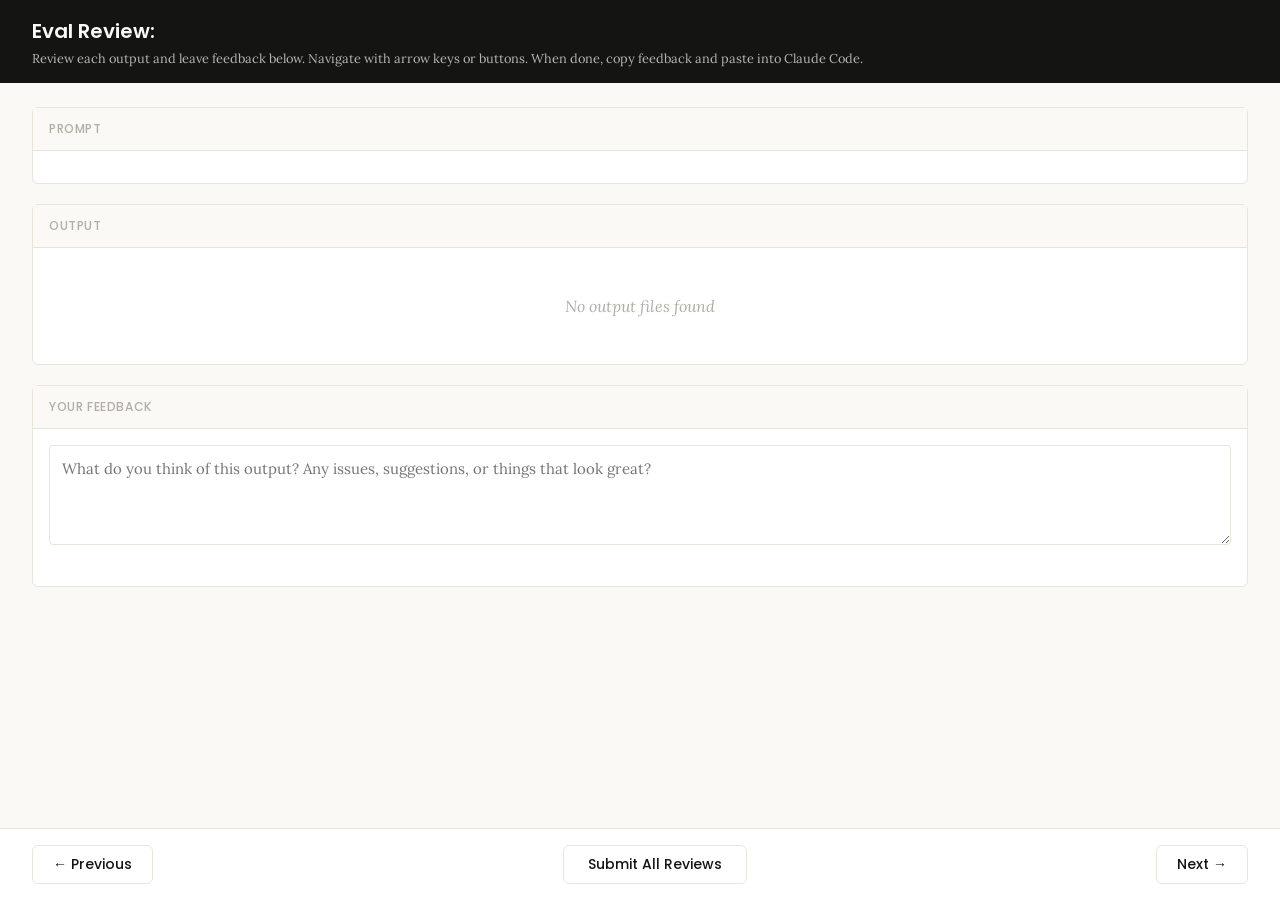
<file: skills/skill-creator/eval-viewer/viewer.html>
<!DOCTYPE html>
<html lang="en">
<head>
  <meta charset="UTF-8">
  <meta name="viewport" content="width=device-width, initial-scale=1.0">
  <title>Eval Review</title>
  <link rel="preconnect" href="https://fonts.googleapis.com">
  <link rel="preconnect" href="https://fonts.gstatic.com" crossorigin>
  <link href="https://fonts.googleapis.com/css2?family=Poppins:wght@500;600&family=Lora:wght@400;500&display=swap" rel="stylesheet">
  <script src="https://cdn.sheetjs.com/xlsx-0.20.3/package/dist/xlsx.full.min.js" integrity="sha384-EnyY0/GSHQGSxSgMwaIPzSESbqoOLSexfnSMN2AP+39Ckmn92stwABZynq1JyzdT" crossorigin="anonymous"></script>
  <style>
    :root {
      --bg: #faf9f5;
      --surface: #ffffff;
      --border: #e8e6dc;
      --text: #141413;
      --text-muted: #b0aea5;
      --accent: #d97757;
      --accent-hover: #c4613f;
      --green: #788c5d;
      --green-bg: #eef2e8;
      --red: #c44;
      --red-bg: #fceaea;
      --header-bg: #141413;
      --header-text: #faf9f5;
      --radius: 6px;
    }

    * { box-sizing: border-box; margin: 0; padding: 0; }

    body {
      font-family: 'Lora', Georgia, serif;
      background: var(--bg);
      color: var(--text);
      height: 100vh;
      display: flex;
      flex-direction: column;
    }

    /* ---- Header ---- */
    .header {
      background: var(--header-bg);
      color: var(--header-text);
      padding: 1rem 2rem;
      display: flex;
      justify-content: space-between;
      align-items: center;
      flex-shrink: 0;
    }
    .header h1 {
      font-family: 'Poppins', sans-serif;
      font-size: 1.25rem;
      font-weight: 600;
    }
    .header .instructions {
      font-size: 0.8rem;
      opacity: 0.7;
      margin-top: 0.25rem;
    }
    .header .progress {
      font-size: 0.875rem;
      opacity: 0.8;
      text-align: right;
    }

    /* ---- Main content ---- */
    .main {
      flex: 1;
      overflow-y: auto;
      padding: 1.5rem 2rem;
      display: flex;
      flex-direction: column;
      gap: 1.25rem;
    }

    /* ---- Sections ---- */
    .section {
      background: var(--surface);
      border: 1px solid var(--border);
      border-radius: var(--radius);
      flex-shrink: 0;
    }
    .section-header {
      font-family: 'Poppins', sans-serif;
      padding: 0.75rem 1rem;
      font-size: 0.75rem;
      font-weight: 500;
      text-transform: uppercase;
      letter-spacing: 0.05em;
      color: var(--text-muted);
      border-bottom: 1px solid var(--border);
      background: var(--bg);
    }
    .section-body {
      padding: 1rem;
    }

    /* ---- Config badge ---- */
    .config-badge {
      display: inline-block;
      padding: 0.2rem 0.625rem;
      border-radius: 9999px;
      font-family: 'Poppins', sans-serif;
      font-size: 0.6875rem;
      font-weight: 600;
      text-transform: uppercase;
      letter-spacing: 0.03em;
      margin-left: 0.75rem;
      vertical-align: middle;
    }
    .config-badge.config-primary {
      background: rgba(33, 150, 243, 0.12);
      color: #1976d2;
    }
    .config-badge.config-baseline {
      background: rgba(255, 193, 7, 0.15);
      color: #f57f17;
    }

    /* ---- Prompt ---- */
    .prompt-text {
      white-space: pre-wrap;
      font-size: 0.9375rem;
      line-height: 1.6;
    }

    /* ---- Outputs ---- */
    .output-file {
      border: 1px solid var(--border);
      border-radius: var(--radius);
      overflow: hidden;
    }
    .output-file + .output-file {
      margin-top: 1rem;
    }
    .output-file-header {
      padding: 0.5rem 0.75rem;
      font-size: 0.8rem;
      font-weight: 600;
      color: var(--text-muted);
      background: var(--bg);
      border-bottom: 1px solid var(--border);
      font-family: 'SF Mono', SFMono-Regular, Consolas, 'Liberation Mono', Menlo, monospace;
      display: flex;
      justify-content: space-between;
      align-items: center;
    }
    .output-file-header .dl-btn {
      font-size: 0.7rem;
      color: var(--accent);
      text-decoration: none;
      cursor: pointer;
      font-family: -apple-system, BlinkMacSystemFont, 'Segoe UI', sans-serif;
      font-weight: 500;
      opacity: 0.8;
    }
    .output-file-header .dl-btn:hover {
      opacity: 1;
      text-decoration: underline;
    }
    .output-file-content {
      padding: 0.75rem;
      overflow-x: auto;
    }
    .output-file-content pre {
      font-size: 0.8125rem;
      line-height: 1.5;
      white-space: pre-wrap;
      word-break: break-word;
      font-family: 'SF Mono', SFMono-Regular, Consolas, 'Liberation Mono', Menlo, monospace;
    }
    .output-file-content img {
      max-width: 100%;
      height: auto;
      border-radius: 4px;
    }
    .output-file-content iframe {
      width: 100%;
      height: 600px;
      border: none;
    }
    .output-file-content table {
      border-collapse: collapse;
      font-size: 0.8125rem;
      width: 100%;
    }
    .output-file-content table td,
    .output-file-content table th {
      border: 1px solid var(--border);
      padding: 0.375rem 0.5rem;
      text-align: left;
    }
    .output-file-content table th {
      background: var(--bg);
      font-weight: 600;
    }
    .output-file-content .download-link {
      display: inline-flex;
      align-items: center;
      gap: 0.5rem;
      padding: 0.5rem 1rem;
      background: var(--bg);
      border: 1px solid var(--border);
      border-radius: 4px;
      color: var(--accent);
      text-decoration: none;
      font-size: 0.875rem;
      cursor: pointer;
    }
    .output-file-content .download-link:hover {
      background: var(--border);
    }
    .empty-state {
      color: var(--text-muted);
      font-style: italic;
      padding: 2rem;
      text-align: center;
    }

    /* ---- Feedback ---- */
    .prev-feedback {
      background: var(--bg);
      border: 1px solid var(--border);
      border-radius: 4px;
      padding: 0.625rem 0.75rem;
      margin-top: 0.75rem;
      font-size: 0.8125rem;
      color: var(--text-muted);
      line-height: 1.5;
    }
    .prev-feedback-label {
      font-size: 0.7rem;
      font-weight: 600;
      text-transform: uppercase;
      letter-spacing: 0.04em;
      margin-bottom: 0.25rem;
      color: var(--text-muted);
    }
    .feedback-textarea {
      width: 100%;
      min-height: 100px;
      padding: 0.75rem;
      border: 1px solid var(--border);
      border-radius: 4px;
      font-family: inherit;
      font-size: 0.9375rem;
      line-height: 1.5;
      resize: vertical;
      color: var(--text);
    }
    .feedback-textarea:focus {
      outline: none;
      border-color: var(--accent);
      box-shadow: 0 0 0 3px rgba(37, 99, 235, 0.1);
    }
    .feedback-status {
      font-size: 0.75rem;
      color: var(--text-muted);
      margin-top: 0.5rem;
      min-height: 1.1em;
    }

    /* ---- Grades (collapsible) ---- */
    .grades-toggle {
      display: flex;
      align-items: center;
      cursor: pointer;
      user-select: none;
    }
    .grades-toggle:hover {
      color: var(--accent);
    }
    .grades-toggle .arrow {
      margin-right: 0.5rem;
      transition: transform 0.15s;
      font-size: 0.75rem;
    }
    .grades-toggle .arrow.open {
      transform: rotate(90deg);
    }
    .grades-content {
      display: none;
      margin-top: 0.75rem;
    }
    .grades-content.open {
      display: block;
    }
    .grades-summary {
      font-size: 0.875rem;
      margin-bottom: 0.75rem;
      display: flex;
      align-items: center;
      gap: 0.5rem;
    }
    .grade-badge {
      display: inline-block;
      padding: 0.125rem 0.5rem;
      border-radius: 9999px;
      font-size: 0.75rem;
      font-weight: 600;
    }
    .grade-pass { background: var(--green-bg); color: var(--green); }
    .grade-fail { background: var(--red-bg); color: var(--red); }
    .assertion-list {
      list-style: none;
    }
    .assertion-item {
      padding: 0.625rem 0;
      border-bottom: 1px solid var(--border);
      font-size: 0.8125rem;
    }
    .assertion-item:last-child { border-bottom: none; }
    .assertion-status {
      font-weight: 600;
      margin-right: 0.5rem;
    }
    .assertion-status.pass { color: var(--green); }
    .assertion-status.fail { color: var(--red); }
    .assertion-evidence {
      color: var(--text-muted);
      font-size: 0.75rem;
      margin-top: 0.25rem;
      padding-left: 1.5rem;
    }

    /* ---- View tabs ---- */
    .view-tabs {
      display: flex;
      gap: 0;
      padding: 0 2rem;
      background: var(--bg);
      border-bottom: 1px solid var(--border);
      flex-shrink: 0;
    }
    .view-tab {
      font-family: 'Poppins', sans-serif;
      padding: 0.625rem 1.25rem;
      font-size: 0.8125rem;
      font-weight: 500;
      cursor: pointer;
      border: none;
      background: none;
      color: var(--text-muted);
      border-bottom: 2px solid transparent;
      transition: all 0.15s;
    }
    .view-tab:hover { color: var(--text); }
    .view-tab.active {
      color: var(--accent);
      border-bottom-color: var(--accent);
    }
    .view-panel { display: none; }
    .view-panel.active { display: flex; flex-direction: column; flex: 1; overflow: hidden; }

    /* ---- Benchmark view ---- */
    .benchmark-view {
      padding: 1.5rem 2rem;
      overflow-y: auto;
      flex: 1;
    }
    .benchmark-table {
      border-collapse: collapse;
      background: var(--surface);
      border: 1px solid var(--border);
      border-radius: var(--radius);
      font-size: 0.8125rem;
      width: 100%;
      margin-bottom: 1.5rem;
    }
    .benchmark-table th, .benchmark-table td {
      padding: 0.625rem 0.75rem;
      text-align: left;
      border: 1px solid var(--border);
    }
    .benchmark-table th {
      font-family: 'Poppins', sans-serif;
      background: var(--header-bg);
      color: var(--header-text);
      font-weight: 500;
      font-size: 0.75rem;
      text-transform: uppercase;
      letter-spacing: 0.04em;
    }
    .benchmark-table tr:hover { background: var(--bg); }
    .benchmark-table tr.benchmark-row-with { background: rgba(33, 150, 243, 0.06); }
    .benchmark-table tr.benchmark-row-without { background: rgba(255, 193, 7, 0.06); }
    .benchmark-table tr.benchmark-row-with:hover { background: rgba(33, 150, 243, 0.12); }
    .benchmark-table tr.benchmark-row-without:hover { background: rgba(255, 193, 7, 0.12); }
    .benchmark-table tr.benchmark-row-avg { font-weight: 600; border-top: 2px solid var(--border); }
    .benchmark-table tr.benchmark-row-avg.benchmark-row-with { background: rgba(33, 150, 243, 0.12); }
    .benchmark-table tr.benchmark-row-avg.benchmark-row-without { background: rgba(255, 193, 7, 0.12); }
    .benchmark-delta-positive { color: var(--green); font-weight: 600; }
    .benchmark-delta-negative { color: var(--red); font-weight: 600; }
    .benchmark-notes {
      background: var(--surface);
      border: 1px solid var(--border);
      border-radius: var(--radius);
      padding: 1rem;
    }
    .benchmark-notes h3 {
      font-family: 'Poppins', sans-serif;
      font-size: 0.875rem;
      margin-bottom: 0.75rem;
    }
    .benchmark-notes ul {
      list-style: disc;
      padding-left: 1.25rem;
    }
    .benchmark-notes li {
      font-size: 0.8125rem;
      line-height: 1.6;
      margin-bottom: 0.375rem;
    }
    .benchmark-empty {
      color: var(--text-muted);
      font-style: italic;
      text-align: center;
      padding: 3rem;
    }

    /* ---- Navigation ---- */
    .nav {
      display: flex;
      justify-content: space-between;
      align-items: center;
      padding: 1rem 2rem;
      border-top: 1px solid var(--border);
      background: var(--surface);
      flex-shrink: 0;
    }
    .nav-btn {
      font-family: 'Poppins', sans-serif;
      padding: 0.5rem 1.25rem;
      border: 1px solid var(--border);
      border-radius: var(--radius);
      background: var(--surface);
      cursor: pointer;
      font-size: 0.875rem;
      font-weight: 500;
      color: var(--text);
      transition: all 0.15s;
    }
    .nav-btn:hover:not(:disabled) {
      background: var(--bg);
      border-color: var(--text-muted);
    }
    .nav-btn:disabled {
      opacity: 0.4;
      cursor: not-allowed;
    }
    .done-btn {
      font-family: 'Poppins', sans-serif;
      padding: 0.5rem 1.5rem;
      border: 1px solid var(--border);
      border-radius: var(--radius);
      background: var(--surface);
      color: var(--text);
      cursor: pointer;
      font-size: 0.875rem;
      font-weight: 500;
      transition: all 0.15s;
    }
    .done-btn:hover {
      background: var(--bg);
      border-color: var(--text-muted);
    }
    .done-btn.ready {
      border: none;
      background: var(--accent);
      color: white;
      font-weight: 600;
    }
    .done-btn.ready:hover {
      background: var(--accent-hover);
    }
    /* ---- Done overlay ---- */
    .done-overlay {
      display: none;
      position: fixed;
      inset: 0;
      background: rgba(0, 0, 0, 0.5);
      z-index: 100;
      justify-content: center;
      align-items: center;
    }
    .done-overlay.visible {
      display: flex;
    }
    .done-card {
      background: var(--surface);
      border-radius: 12px;
      padding: 2rem 3rem;
      text-align: center;
      box-shadow: 0 20px 60px rgba(0, 0, 0, 0.3);
      max-width: 500px;
    }
    .done-card h2 {
      font-size: 1.5rem;
      margin-bottom: 0.5rem;
    }
    .done-card p {
      color: var(--text-muted);
      margin-bottom: 1.5rem;
      line-height: 1.5;
    }
    .done-card .btn-row {
      display: flex;
      gap: 0.5rem;
      justify-content: center;
    }
    .done-card button {
      padding: 0.5rem 1.25rem;
      border: 1px solid var(--border);
      border-radius: var(--radius);
      background: var(--surface);
      cursor: pointer;
      font-size: 0.875rem;
    }
    .done-card button:hover {
      background: var(--bg);
    }
    /* ---- Toast ---- */
    .toast {
      position: fixed;
      bottom: 5rem;
      left: 50%;
      transform: translateX(-50%);
      background: var(--header-bg);
      color: var(--header-text);
      padding: 0.625rem 1.25rem;
      border-radius: var(--radius);
      font-size: 0.875rem;
      opacity: 0;
      transition: opacity 0.3s;
      pointer-events: none;
      z-index: 200;
    }
    .toast.visible {
      opacity: 1;
    }
  </style>
</head>
<body>
  <div id="app" style="height:100vh; display:flex; flex-direction:column;">
    <div class="header">
      <div>
        <h1>Eval Review: <span id="skill-name"></span></h1>
        <div class="instructions">Review each output and leave feedback below. Navigate with arrow keys or buttons. When done, copy feedback and paste into Claude Code.</div>
      </div>
      <div class="progress" id="progress"></div>
    </div>

    <!-- View tabs (only shown when benchmark data exists) -->
    <div class="view-tabs" id="view-tabs" style="display:none;">
      <button class="view-tab active" onclick="switchView('outputs')">Outputs</button>
      <button class="view-tab" onclick="switchView('benchmark')">Benchmark</button>
    </div>

    <!-- Outputs panel (qualitative review) -->
    <div class="view-panel active" id="panel-outputs">
    <div class="main">
      <!-- Prompt -->
      <div class="section">
        <div class="section-header">Prompt <span class="config-badge" id="config-badge" style="display:none;"></span></div>
        <div class="section-body">
          <div class="prompt-text" id="prompt-text"></div>
        </div>
      </div>

      <!-- Outputs -->
      <div class="section">
        <div class="section-header">Output</div>
        <div class="section-body" id="outputs-body">
          <div class="empty-state">No output files found</div>
        </div>
      </div>

      <!-- Previous Output (collapsible) -->
      <div class="section" id="prev-outputs-section" style="display:none;">
        <div class="section-header">
          <div class="grades-toggle" onclick="togglePrevOutputs()">
            <span class="arrow" id="prev-outputs-arrow">&#9654;</span>
            Previous Output
          </div>
        </div>
        <div class="grades-content" id="prev-outputs-content"></div>
      </div>

      <!-- Grades (collapsible) -->
      <div class="section" id="grades-section" style="display:none;">
        <div class="section-header">
          <div class="grades-toggle" onclick="toggleGrades()">
            <span class="arrow" id="grades-arrow">&#9654;</span>
            Formal Grades
          </div>
        </div>
        <div class="grades-content" id="grades-content"></div>
      </div>

      <!-- Feedback -->
      <div class="section">
        <div class="section-header">Your Feedback</div>
        <div class="section-body">
          <textarea
            class="feedback-textarea"
            id="feedback"
            placeholder="What do you think of this output? Any issues, suggestions, or things that look great?"
          ></textarea>
          <div class="feedback-status" id="feedback-status"></div>
          <div class="prev-feedback" id="prev-feedback" style="display:none;">
            <div class="prev-feedback-label">Previous feedback</div>
            <div id="prev-feedback-text"></div>
          </div>
        </div>
      </div>
    </div>

    <div class="nav" id="outputs-nav">
      <button class="nav-btn" id="prev-btn" onclick="navigate(-1)">&#8592; Previous</button>
      <button class="done-btn" id="done-btn" onclick="showDoneDialog()">Submit All Reviews</button>
      <button class="nav-btn" id="next-btn" onclick="navigate(1)">Next &#8594;</button>
    </div>
    </div><!-- end panel-outputs -->

    <!-- Benchmark panel (quantitative stats) -->
    <div class="view-panel" id="panel-benchmark">
      <div class="benchmark-view" id="benchmark-content">
        <div class="benchmark-empty">No benchmark data available. Run a benchmark to see quantitative results here.</div>
      </div>
    </div>
  </div>

  <!-- Done overlay -->
  <div class="done-overlay" id="done-overlay">
    <div class="done-card">
      <h2>Review Complete</h2>
      <p>Your feedback has been saved. Go back to your Claude Code session and tell Claude you're done reviewing.</p>
      <div class="btn-row">
        <button onclick="closeDoneDialog()">OK</button>
      </div>
    </div>
  </div>

  <!-- Toast -->
  <div class="toast" id="toast"></div>

  <script>
    // ---- Embedded data (injected by generate_review.py) ----
    /*__EMBEDDED_DATA__*/

    // ---- State ----
    let feedbackMap = {};  // run_id -> feedback text
    let currentIndex = 0;
    let visitedRuns = new Set();

    // ---- Init ----
    async function init() {
      // Load saved feedback from server — but only if this isn't a fresh
      // iteration (indicated by previous_feedback being present). When
      // previous feedback exists, the feedback.json on disk is stale from
      // the prior iteration and should not pre-fill the textareas.
      const hasPrevious = Object.keys(EMBEDDED_DATA.previous_feedback || {}).length > 0
        || Object.keys(EMBEDDED_DATA.previous_outputs || {}).length > 0;
      if (!hasPrevious) {
        try {
          const resp = await fetch("/api/feedback");
          const data = await resp.json();
          if (data.reviews) {
            for (const r of data.reviews) feedbackMap[r.run_id] = r.feedback;
          }
        } catch { /* first run, no feedback yet */ }
      }

      document.getElementById("skill-name").textContent = EMBEDDED_DATA.skill_name;
      showRun(0);

      // Wire up feedback auto-save
      const textarea = document.getElementById("feedback");
      let saveTimeout = null;
      textarea.addEventListener("input", () => {
        clearTimeout(saveTimeout);
        document.getElementById("feedback-status").textContent = "";
        saveTimeout = setTimeout(() => saveCurrentFeedback(), 800);
      });
    }

    // ---- Navigation ----
    function navigate(delta) {
      const newIndex = currentIndex + delta;
      if (newIndex >= 0 && newIndex < EMBEDDED_DATA.runs.length) {
        saveCurrentFeedback();
        showRun(newIndex);
      }
    }

    function updateNavButtons() {
      document.getElementById("prev-btn").disabled = currentIndex === 0;
      document.getElementById("next-btn").disabled =
        currentIndex === EMBEDDED_DATA.runs.length - 1;
    }

    // ---- Show a run ----
    function showRun(index) {
      currentIndex = index;
      const run = EMBEDDED_DATA.runs[index];

      // Progress
      document.getElementById("progress").textContent =
        `${index + 1} of ${EMBEDDED_DATA.runs.length}`;

      // Prompt
      document.getElementById("prompt-text").textContent = run.prompt;

      // Config badge
      const badge = document.getElementById("config-badge");
      const configMatch = run.id.match(/(with_skill|without_skill|new_skill|old_skill)/);
      if (configMatch) {
        const config = configMatch[1];
        const isBaseline = config === "without_skill" || config === "old_skill";
        badge.textContent = config.replace(/_/g, " ");
        badge.className = "config-badge " + (isBaseline ? "config-baseline" : "config-primary");
        badge.style.display = "inline-block";
      } else {
        badge.style.display = "none";
      }

      // Outputs
      renderOutputs(run);

      // Previous outputs
      renderPrevOutputs(run);

      // Grades
      renderGrades(run);

      // Previous feedback
      const prevFb = (EMBEDDED_DATA.previous_feedback || {})[run.id];
      const prevEl = document.getElementById("prev-feedback");
      if (prevFb) {
        document.getElementById("prev-feedback-text").textContent = prevFb;
        prevEl.style.display = "block";
      } else {
        prevEl.style.display = "none";
      }

      // Feedback
      document.getElementById("feedback").value = feedbackMap[run.id] || "";
      document.getElementById("feedback-status").textContent = "";

      updateNavButtons();

      // Track visited runs and promote done button when all visited
      visitedRuns.add(index);
      const doneBtn = document.getElementById("done-btn");
      if (visitedRuns.size >= EMBEDDED_DATA.runs.length) {
        doneBtn.classList.add("ready");
      }

      // Scroll main content to top
      document.querySelector(".main").scrollTop = 0;
    }

    // ---- Render outputs ----
    function renderOutputs(run) {
      const container = document.getElementById("outputs-body");
      container.innerHTML = "";

      const outputs = run.outputs || [];
      if (outputs.length === 0) {
        container.innerHTML = '<div class="empty-state">No output files</div>';
        return;
      }

      for (const file of outputs) {
        const fileDiv = document.createElement("div");
        fileDiv.className = "output-file";

        // Always show file header with download link
        const header = document.createElement("div");
        header.className = "output-file-header";
        const nameSpan = document.createElement("span");
        nameSpan.textContent = file.name;
        header.appendChild(nameSpan);
        const dlBtn = document.createElement("a");
        dlBtn.className = "dl-btn";
        dlBtn.textContent = "Download";
        dlBtn.download = file.name;
        dlBtn.href = getDownloadUri(file);
        header.appendChild(dlBtn);
        fileDiv.appendChild(header);

        const content = document.createElement("div");
        content.className = "output-file-content";

        if (file.type === "text") {
          const pre = document.createElement("pre");
          pre.textContent = file.content;
          content.appendChild(pre);
        } else if (file.type === "image") {
          const img = document.createElement("img");
          img.src = file.data_uri;
          img.alt = file.name;
          content.appendChild(img);
        } else if (file.type === "pdf") {
          const iframe = document.createElement("iframe");
          iframe.src = file.data_uri;
          content.appendChild(iframe);
        } else if (file.type === "xlsx") {
          renderXlsx(content, file.data_b64);
        } else if (file.type === "binary") {
          const a = document.createElement("a");
          a.className = "download-link";
          a.href = file.data_uri;
          a.download = file.name;
          a.textContent = "Download " + file.name;
          content.appendChild(a);
        } else if (file.type === "error") {
          const pre = document.createElement("pre");
          pre.textContent = file.content;
          pre.style.color = "var(--red)";
          content.appendChild(pre);
        }

        fileDiv.appendChild(content);
        container.appendChild(fileDiv);
      }
    }

    // ---- XLSX rendering via SheetJS ----
    function renderXlsx(container, b64Data) {
      try {
        const raw = Uint8Array.from(atob(b64Data), c => c.charCodeAt(0));
        const wb = XLSX.read(raw, { type: "array" });

        for (let i = 0; i < wb.SheetNames.length; i++) {
          const sheetName = wb.SheetNames[i];
          const ws = wb.Sheets[sheetName];

          if (wb.SheetNames.length > 1) {
            const sheetLabel = document.createElement("div");
            sheetLabel.style.cssText =
              "font-weight:600; font-size:0.8rem; color:#b0aea5; margin-top:0.5rem; margin-bottom:0.25rem;";
            sheetLabel.textContent = "Sheet: " + sheetName;
            container.appendChild(sheetLabel);
          }

          const htmlStr = XLSX.utils.sheet_to_html(ws, { editable: false });
          const wrapper = document.createElement("div");
          wrapper.innerHTML = htmlStr;
          container.appendChild(wrapper);
        }
      } catch (err) {
        container.textContent = "Error rendering spreadsheet: " + err.message;
      }
    }

    // ---- Grades ----
    function renderGrades(run) {
      const section = document.getElementById("grades-section");
      const content = document.getElementById("grades-content");

      if (!run.grading) {
        section.style.display = "none";
        return;
      }

      const grading = run.grading;
      section.style.display = "block";
      // Reset to collapsed
      content.classList.remove("open");
      document.getElementById("grades-arrow").classList.remove("open");

      const summary = grading.summary || {};
      const expectations = grading.expectations || [];

      let html = '<div style="padding: 1rem;">';

      // Summary line
      const passRate = summary.pass_rate != null
        ? Math.round(summary.pass_rate * 100) + "%"
        : "?";
      const badgeClass = summary.pass_rate >= 0.8 ? "grade-pass" : summary.pass_rate >= 0.5 ? "" : "grade-fail";
      html += '<div class="grades-summary">';
      html += '<span class="grade-badge ' + badgeClass + '">' + passRate + '</span>';
      html += '<span>' + (summary.passed || 0) + ' passed, ' + (summary.failed || 0) + ' failed of ' + (summary.total || 0) + '</span>';
      html += '</div>';

      // Assertions list
      html += '<ul class="assertion-list">';
      for (const exp of expectations) {
        const statusClass = exp.passed ? "pass" : "fail";
        const statusIcon = exp.passed ? "\u2713" : "\u2717";
        html += '<li class="assertion-item">';
        html += '<span class="assertion-status ' + statusClass + '">' + statusIcon + '</span>';
        html += '<span>' + escapeHtml(exp.text) + '</span>';
        if (exp.evidence) {
          html += '<div class="assertion-evidence">' + escapeHtml(exp.evidence) + '</div>';
        }
        html += '</li>';
      }
      html += '</ul>';

      html += '</div>';
      content.innerHTML = html;
    }

    function toggleGrades() {
      const content = document.getElementById("grades-content");
      const arrow = document.getElementById("grades-arrow");
      content.classList.toggle("open");
      arrow.classList.toggle("open");
    }

    // ---- Previous outputs (collapsible) ----
    function renderPrevOutputs(run) {
      const section = document.getElementById("prev-outputs-section");
      const content = document.getElementById("prev-outputs-content");
      const prevOutputs = (EMBEDDED_DATA.previous_outputs || {})[run.id];

      if (!prevOutputs || prevOutputs.length === 0) {
        section.style.display = "none";
        return;
      }

      section.style.display = "block";
      // Reset to collapsed
      content.classList.remove("open");
      document.getElementById("prev-outputs-arrow").classList.remove("open");

      // Render the files into the content area
      content.innerHTML = "";
      const wrapper = document.createElement("div");
      wrapper.style.padding = "1rem";

      for (const file of prevOutputs) {
        const fileDiv = document.createElement("div");
        fileDiv.className = "output-file";

        const header = document.createElement("div");
        header.className = "output-file-header";
        const nameSpan = document.createElement("span");
        nameSpan.textContent = file.name;
        header.appendChild(nameSpan);
        const dlBtn = document.createElement("a");
        dlBtn.className = "dl-btn";
        dlBtn.textContent = "Download";
        dlBtn.download = file.name;
        dlBtn.href = getDownloadUri(file);
        header.appendChild(dlBtn);
        fileDiv.appendChild(header);

        const fc = document.createElement("div");
        fc.className = "output-file-content";

        if (file.type === "text") {
          const pre = document.createElement("pre");
          pre.textContent = file.content;
          fc.appendChild(pre);
        } else if (file.type === "image") {
          const img = document.createElement("img");
          img.src = file.data_uri;
          img.alt = file.name;
          fc.appendChild(img);
        } else if (file.type === "pdf") {
          const iframe = document.createElement("iframe");
          iframe.src = file.data_uri;
          fc.appendChild(iframe);
        } else if (file.type === "xlsx") {
          renderXlsx(fc, file.data_b64);
        } else if (file.type === "binary") {
          const a = document.createElement("a");
          a.className = "download-link";
          a.href = file.data_uri;
          a.download = file.name;
          a.textContent = "Download " + file.name;
          fc.appendChild(a);
        }

        fileDiv.appendChild(fc);
        wrapper.appendChild(fileDiv);
      }

      content.appendChild(wrapper);
    }

    function togglePrevOutputs() {
      const content = document.getElementById("prev-outputs-content");
      const arrow = document.getElementById("prev-outputs-arrow");
      content.classList.toggle("open");
      arrow.classList.toggle("open");
    }

    // ---- Feedback (saved to server -> feedback.json) ----
    function saveCurrentFeedback() {
      const run = EMBEDDED_DATA.runs[currentIndex];
      const text = document.getElementById("feedback").value;

      if (text.trim() === "") {
        delete feedbackMap[run.id];
      } else {
        feedbackMap[run.id] = text;
      }

      // Build reviews array from map
      const reviews = [];
      for (const [run_id, feedback] of Object.entries(feedbackMap)) {
        if (feedback.trim()) {
          reviews.push({ run_id, feedback, timestamp: new Date().toISOString() });
        }
      }

      fetch("/api/feedback", {
        method: "POST",
        headers: { "Content-Type": "application/json" },
        body: JSON.stringify({ reviews, status: "in_progress" }),
      }).then(() => {
        document.getElementById("feedback-status").textContent = "Saved";
      }).catch(() => {
        // Static mode or server unavailable — no-op on auto-save,
        // feedback will be downloaded on final submit
        document.getElementById("feedback-status").textContent = "Will download on submit";
      });
    }

    // ---- Done ----
    function showDoneDialog() {
      // Save current textarea to feedbackMap (but don't POST yet)
      const run = EMBEDDED_DATA.runs[currentIndex];
      const text = document.getElementById("feedback").value;
      if (text.trim() === "") {
        delete feedbackMap[run.id];
      } else {
        feedbackMap[run.id] = text;
      }

      // POST once with status: complete — include ALL runs so the model
      // can distinguish "no feedback" (looks good) from "not reviewed"
      const reviews = [];
      const ts = new Date().toISOString();
      for (const r of EMBEDDED_DATA.runs) {
        reviews.push({ run_id: r.id, feedback: feedbackMap[r.id] || "", timestamp: ts });
      }
      const payload = JSON.stringify({ reviews, status: "complete" }, null, 2);
      fetch("/api/feedback", {
        method: "POST",
        headers: { "Content-Type": "application/json" },
        body: payload,
      }).then(() => {
        document.getElementById("done-overlay").classList.add("visible");
      }).catch(() => {
        // Server not available (static mode) — download as file
        const blob = new Blob([payload], { type: "application/json" });
        const url = URL.createObjectURL(blob);
        const a = document.createElement("a");
        a.href = url;
        a.download = "feedback.json";
        a.click();
        URL.revokeObjectURL(url);
        document.getElementById("done-overlay").classList.add("visible");
      });
    }

    function closeDoneDialog() {
      // Reset status back to in_progress
      saveCurrentFeedback();
      document.getElementById("done-overlay").classList.remove("visible");
    }

    // ---- Toast ----
    function showToast(message) {
      const toast = document.getElementById("toast");
      toast.textContent = message;
      toast.classList.add("visible");
      setTimeout(() => toast.classList.remove("visible"), 2000);
    }

    // ---- Keyboard nav ----
    document.addEventListener("keydown", (e) => {
      // Don't capture when typing in textarea
      if (e.target.tagName === "TEXTAREA") return;

      if (e.key === "ArrowLeft" || e.key === "ArrowUp") {
        e.preventDefault();
        navigate(-1);
      } else if (e.key === "ArrowRight" || e.key === "ArrowDown") {
        e.preventDefault();
        navigate(1);
      }
    });

    // ---- Util ----
    function getDownloadUri(file) {
      if (file.data_uri) return file.data_uri;
      if (file.data_b64) return "data:application/octet-stream;base64," + file.data_b64;
      if (file.type === "text") return "data:text/plain;charset=utf-8," + encodeURIComponent(file.content);
      return "#";
    }

    function escapeHtml(text) {
      const div = document.createElement("div");
      div.textContent = text;
      return div.innerHTML;
    }

    // ---- View switching ----
    function switchView(view) {
      document.querySelectorAll(".view-tab").forEach(t => t.classList.remove("active"));
      document.querySelectorAll(".view-panel").forEach(p => p.classList.remove("active"));
      document.querySelector(`[onclick="switchView('${view}')"]`).classList.add("active");
      document.getElementById("panel-" + view).classList.add("active");
    }

    // ---- Benchmark rendering ----
    function renderBenchmark() {
      const data = EMBEDDED_DATA.benchmark;
      if (!data) return;

      // Show the tabs
      document.getElementById("view-tabs").style.display = "flex";

      const container = document.getElementById("benchmark-content");
      const summary = data.run_summary || {};
      const metadata = data.metadata || {};
      const notes = data.notes || [];

      let html = "";

      // Header
      html += "<h2 style='font-family: Poppins, sans-serif; margin-bottom: 0.5rem;'>Benchmark Results</h2>";
      html += "<p style='color: var(--text-muted); font-size: 0.875rem; margin-bottom: 1.25rem;'>";
      if (metadata.skill_name) html += "<strong>" + escapeHtml(metadata.skill_name) + "</strong> &mdash; ";
      if (metadata.timestamp) html += metadata.timestamp + " &mdash; ";
      if (metadata.evals_run) html += "Evals: " + metadata.evals_run.join(", ") + " &mdash; ";
      html += (metadata.runs_per_configuration || "?") + " runs per configuration";
      html += "</p>";

      // Summary table
      html += '<table class="benchmark-table">';

      function fmtStat(stat, pct) {
        if (!stat) return "—";
        const suffix = pct ? "%" : "";
        const m = pct ? (stat.mean * 100).toFixed(0) : stat.mean.toFixed(1);
        const s = pct ? (stat.stddev * 100).toFixed(0) : stat.stddev.toFixed(1);
        return m + suffix + " ± " + s + suffix;
      }

      function deltaClass(val) {
        if (!val) return "";
        const n = parseFloat(val);
        if (n > 0) return "benchmark-delta-positive";
        if (n < 0) return "benchmark-delta-negative";
        return "";
      }

      // Discover config names dynamically (everything except "delta")
      const configs = Object.keys(summary).filter(k => k !== "delta");
      const configA = configs[0] || "config_a";
      const configB = configs[1] || "config_b";
      const labelA = configA.replace(/_/g, " ").replace(/\b\w/g, c => c.toUpperCase());
      const labelB = configB.replace(/_/g, " ").replace(/\b\w/g, c => c.toUpperCase());
      const a = summary[configA] || {};
      const b = summary[configB] || {};
      const delta = summary.delta || {};

      html += "<thead><tr><th>Metric</th><th>" + escapeHtml(labelA) + "</th><th>" + escapeHtml(labelB) + "</th><th>Delta</th></tr></thead>";
      html += "<tbody>";

      html += "<tr><td><strong>Pass Rate</strong></td>";
      html += "<td>" + fmtStat(a.pass_rate, true) + "</td>";
      html += "<td>" + fmtStat(b.pass_rate, true) + "</td>";
      html += '<td class="' + deltaClass(delta.pass_rate) + '">' + (delta.pass_rate || "—") + "</td></tr>";

      // Time (only show row if data exists)
      if (a.time_seconds || b.time_seconds) {
        html += "<tr><td><strong>Time (s)</strong></td>";
        html += "<td>" + fmtStat(a.time_seconds, false) + "</td>";
        html += "<td>" + fmtStat(b.time_seconds, false) + "</td>";
        html += '<td class="' + deltaClass(delta.time_seconds) + '">' + (delta.time_seconds ? delta.time_seconds + "s" : "—") + "</td></tr>";
      }

      // Tokens (only show row if data exists)
      if (a.tokens || b.tokens) {
        html += "<tr><td><strong>Tokens</strong></td>";
        html += "<td>" + fmtStat(a.tokens, false) + "</td>";
        html += "<td>" + fmtStat(b.tokens, false) + "</td>";
        html += '<td class="' + deltaClass(delta.tokens) + '">' + (delta.tokens || "—") + "</td></tr>";
      }

      html += "</tbody></table>";

      // Per-eval breakdown (if runs data available)
      const runs = data.runs || [];
      if (runs.length > 0) {
        const evalIds = [...new Set(runs.map(r => r.eval_id))].sort((a, b) => a - b);

        html += "<h3 style='font-family: Poppins, sans-serif; margin-bottom: 0.75rem;'>Per-Eval Breakdown</h3>";

        const hasTime = runs.some(r => r.result && r.result.time_seconds != null);
        const hasErrors = runs.some(r => r.result && r.result.errors > 0);

        for (const evalId of evalIds) {
          const evalRuns = runs.filter(r => r.eval_id === evalId);
          const evalName = evalRuns[0] && evalRuns[0].eval_name ? evalRuns[0].eval_name : "Eval " + evalId;

          html += "<h4 style='font-family: Poppins, sans-serif; margin: 1rem 0 0.5rem; color: var(--text);'>" + escapeHtml(evalName) + "</h4>";
          html += '<table class="benchmark-table">';
          html += "<thead><tr><th>Config</th><th>Run</th><th>Pass Rate</th>";
          if (hasTime) html += "<th>Time (s)</th>";
          if (hasErrors) html += "<th>Crashes During Execution</th>";
          html += "</tr></thead>";
          html += "<tbody>";

          // Group by config and render with average rows
          const configGroups = [...new Set(evalRuns.map(r => r.configuration))];
          for (let ci = 0; ci < configGroups.length; ci++) {
            const config = configGroups[ci];
            const configRuns = evalRuns.filter(r => r.configuration === config);
            if (configRuns.length === 0) continue;

            const rowClass = ci === 0 ? "benchmark-row-with" : "benchmark-row-without";
            const configLabel = config.replace(/_/g, " ").replace(/\b\w/g, c => c.toUpperCase());

            for (const run of configRuns) {
              const r = run.result || {};
              const prClass = r.pass_rate >= 0.8 ? "benchmark-delta-positive" : r.pass_rate < 0.5 ? "benchmark-delta-negative" : "";
              html += '<tr class="' + rowClass + '">';
              html += "<td>" + configLabel + "</td>";
              html += "<td>" + run.run_number + "</td>";
              html += '<td class="' + prClass + '">' + ((r.pass_rate || 0) * 100).toFixed(0) + "% (" + (r.passed || 0) + "/" + (r.total || 0) + ")</td>";
              if (hasTime) html += "<td>" + (r.time_seconds != null ? r.time_seconds.toFixed(1) : "—") + "</td>";
              if (hasErrors) html += "<td>" + (r.errors || 0) + "</td>";
              html += "</tr>";
            }

            // Average row
            const rates = configRuns.map(r => (r.result || {}).pass_rate || 0);
            const avgRate = rates.reduce((a, b) => a + b, 0) / rates.length;
            const avgPrClass = avgRate >= 0.8 ? "benchmark-delta-positive" : avgRate < 0.5 ? "benchmark-delta-negative" : "";
            html += '<tr class="benchmark-row-avg ' + rowClass + '">';
            html += "<td>" + configLabel + "</td>";
            html += "<td>Avg</td>";
            html += '<td class="' + avgPrClass + '">' + (avgRate * 100).toFixed(0) + "%</td>";
            if (hasTime) {
              const times = configRuns.map(r => (r.result || {}).time_seconds).filter(t => t != null);
              html += "<td>" + (times.length ? (times.reduce((a, b) => a + b, 0) / times.length).toFixed(1) : "—") + "</td>";
            }
            if (hasErrors) html += "<td></td>";
            html += "</tr>";
          }
          html += "</tbody></table>";

          // Per-assertion detail for this eval
          const runsWithExpectations = {};
          for (const config of configGroups) {
            runsWithExpectations[config] = evalRuns.filter(r => r.configuration === config && r.expectations && r.expectations.length > 0);
          }
          const hasAnyExpectations = Object.values(runsWithExpectations).some(runs => runs.length > 0);
          if (hasAnyExpectations) {
            // Collect all unique assertion texts across all configs
            const allAssertions = [];
            const seen = new Set();
            for (const config of configGroups) {
              for (const run of runsWithExpectations[config]) {
                for (const exp of (run.expectations || [])) {
                  if (!seen.has(exp.text)) {
                    seen.add(exp.text);
                    allAssertions.push(exp.text);
                  }
                }
              }
            }

            html += '<table class="benchmark-table" style="margin-top: 0.5rem;">';
            html += "<thead><tr><th>Assertion</th>";
            for (const config of configGroups) {
              const label = config.replace(/_/g, " ").replace(/\b\w/g, c => c.toUpperCase());
              html += "<th>" + escapeHtml(label) + "</th>";
            }
            html += "</tr></thead><tbody>";

            for (const assertionText of allAssertions) {
              html += "<tr><td>" + escapeHtml(assertionText) + "</td>";

              for (const config of configGroups) {
                html += "<td>";
                for (const run of runsWithExpectations[config]) {
                  const exp = (run.expectations || []).find(e => e.text === assertionText);
                  if (exp) {
                    const cls = exp.passed ? "benchmark-delta-positive" : "benchmark-delta-negative";
                    const icon = exp.passed ? "\u2713" : "\u2717";
                    html += '<span class="' + cls + '" title="Run ' + run.run_number + ': ' + escapeHtml(exp.evidence || "") + '">' + icon + "</span> ";
                  } else {
                    html += "— ";
                  }
                }
                html += "</td>";
              }
              html += "</tr>";
            }
            html += "</tbody></table>";
          }
        }
      }

      // Notes
      if (notes.length > 0) {
        html += '<div class="benchmark-notes">';
        html += "<h3>Analysis Notes</h3>";
        html += "<ul>";
        for (const note of notes) {
          html += "<li>" + escapeHtml(note) + "</li>";
        }
        html += "</ul></div>";
      }

      container.innerHTML = html;
    }

    // ---- Start ----
    init();
    renderBenchmark();
  </script>
</body>
</html>
</file>
<file: site/assets/css/style.css>
/* ==========================================================================
   Bixel Studio — Procreate Ultra-Modern Design System
   Inspired directly by procreate.com (OLED pitch black, Bento tiles, Apple typography)
   ========================================================================== */

:root {
  --bg-black: #000000;
  --bg-surface-1: #0d0d0f;
  --bg-surface-2: #141418;
  --bg-surface-3: #1a1a22;
  --bg-glass: rgba(18, 18, 24, 0.65);
  
  --text-white: #ffffff;
  --text-secondary: rgba(255, 255, 255, 0.72);
  --text-tertiary: rgba(255, 255, 255, 0.45);
  --text-muted: rgba(255, 255, 255, 0.3);

  --accent-slime-vibrant: #22c55e;
  --accent-slime-neon: #00f59b;
  --accent-slime-mint: #86efac;
  --accent-slime-glow: rgba(34, 197, 94, 0.22);
  --accent-green: #22c55e;
  --accent-cyan: #00f59b;
  
  --border-hairline: rgba(255, 255, 255, 0.1);
  --border-focus: rgba(34, 197, 94, 0.4);
  --border-accent: rgba(34, 197, 94, 0.4);

  --radius-sm: 8px;
  --radius-md: 14px;
  --radius-lg: 24px;
  --radius-xl: 32px;
  --radius-pill: 9999px;

  --font-sans: -apple-system, BlinkMacSystemFont, "SF Pro Display", "SF Pro Text", "Inter", "Helvetica Neue", sans-serif;
  --font-mono: "SF Mono", "JetBrains Mono", Menlo, Consolas, monospace;
}

* {
  box-sizing: border-box;
  margin: 0;
  padding: 0;
}

html {
  background-color: var(--bg-black);
  color: var(--text-white);
  font-family: var(--font-sans);
  -webkit-font-smoothing: antialiased;
  -moz-osx-font-smoothing: grayscale;
  scroll-behavior: smooth;
}

body {
  background-color: var(--bg-black);
  color: var(--text-white);
  overflow-x: hidden;
  line-height: 1.5;
  letter-spacing: -0.01em;
}

a {
  color: inherit;
  text-decoration: none;
  transition: all 0.2s ease;
}

/* ==========================================================================
   Navigation: Floating Glass Pill (Procreate Style)
   ========================================================================== */
.site-nav-wrapper {
  position: fixed;
  top: 20px;
  left: 0;
  right: 0;
  display: flex;
  justify-content: center;
  z-index: 1000;
  padding: 0 24px;
  pointer-events: none;
}

.site-nav {
  pointer-events: auto;
  display: flex;
  align-items: center;
  justify-content: space-between;
  gap: 32px;
  background: rgba(16, 16, 20, 0.75);
  backdrop-filter: blur(28px);
  -webkit-backdrop-filter: blur(28px);
  border: 1px solid var(--border-hairline);
  padding: 8px 12px 8px 20px;
  border-radius: var(--radius-pill);
  box-shadow: 0 16px 40px rgba(0, 0, 0, 0.8), inset 0 1px 0 rgba(255, 255, 255, 0.12);
  max-width: 980px;
  width: 100%;
  transition: all 0.3s ease;
}

.nav-brand {
  display: flex;
  align-items: center;
  gap: 10px;
  font-weight: 700;
  font-size: 1.05rem;
  letter-spacing: -0.02em;
}

.nav-brand-logo {
  display: flex;
  align-items: center;
  justify-content: center;
}

.brand-slime-img {
  width: 28px;
  height: 28px;
  image-rendering: pixelated;
  filter: drop-shadow(0 0 10px rgba(34, 197, 94, 0.45));
  transition: transform 0.25s cubic-bezier(0.16, 1, 0.3, 1);
}

.brand-group:hover .brand-slime-img {
  transform: scale(1.18) rotate(-6deg);
}

.nav-items {
  display: flex;
  align-items: center;
  gap: 28px;
  list-style: none;
  font-size: 0.9rem;
  font-weight: 500;
  color: var(--text-secondary);
}

.nav-items a:hover {
  color: var(--text-white);
}

.nav-actions {
  display: flex;
  align-items: center;
  gap: 10px;
}

/* ==========================================================================
   Buttons (Procreate Style: Clean, Pill, Tactile)
   ========================================================================== */
.pro-btn {
  display: inline-flex;
  align-items: center;
  justify-content: center;
  gap: 8px;
  padding: 10px 22px;
  border-radius: var(--radius-pill);
  font-size: 0.92rem;
  font-weight: 600;
  letter-spacing: -0.01em;
  cursor: pointer;
  border: none;
  transition: all 0.2s cubic-bezier(0.16, 1, 0.3, 1);
  white-space: nowrap;
}

.pro-btn-primary {
  background: #ffffff;
  color: #000000;
  box-shadow: 0 4px 20px rgba(255, 255, 255, 0.2);
}

.pro-btn-primary:hover {
  transform: scale(1.03);
  box-shadow: 0 6px 28px rgba(255, 255, 255, 0.35);
}

.pro-btn-secondary {
  background: rgba(255, 255, 255, 0.08);
  color: var(--text-white);
  border: 1px solid var(--border-hairline);
  backdrop-filter: blur(12px);
}

.pro-btn-secondary:hover {
  background: rgba(255, 255, 255, 0.15);
  border-color: rgba(255, 255, 255, 0.25);
  transform: scale(1.02);
}

.pro-btn-tertiary {
  background: transparent;
  color: var(--text-secondary);
  border: 1px solid rgba(255, 255, 255, 0.12);
}

.pro-btn-tertiary:hover {
  color: var(--text-white);
  border-color: rgba(255, 255, 255, 0.3);
}

.pro-btn-sm {
  padding: 6px 16px;
  font-size: 0.82rem;
}

.pro-btn-lg {
  padding: 14px 34px;
  font-size: 1.05rem;
}

/* ==========================================================================
   Hero Section (Cinematic Art Studio Presence)
   ========================================================================== */
.hero-container {
  position: relative;
  min-height: 100vh;
  display: flex;
  flex-direction: column;
  align-items: center;
  justify-content: center;
  text-align: center;
  padding: 160px 24px 80px;
  background: radial-gradient(circle at 50% 18%, rgba(34, 197, 94, 0.16) 0%, rgba(16, 185, 129, 0.06) 35%, rgba(0, 0, 0, 0) 70%), #000000;
  overflow: hidden;
}

.text-subheading {
  font-size: 0.82rem;
  font-weight: 700;
  text-transform: uppercase;
  letter-spacing: 0.18em;
  color: var(--accent-slime-neon);
  margin-bottom: 20px;
  display: inline-flex;
  align-items: center;
  gap: 8px;
}

.hero-heading {
  font-size: clamp(3.2rem, 7.5vw, 6.4rem);
  font-weight: 800;
  letter-spacing: -0.04em;
  line-height: 1.02;
  margin-bottom: 24px;
  max-width: 1000px;
}

.gradient-title {
  background: linear-gradient(135deg, #ffffff 30%, rgba(255, 255, 255, 0.6) 100%);
  -webkit-background-clip: text;
  -webkit-text-fill-color: transparent;
}

.gradient-accent {
  background: linear-gradient(135deg, #00f59b 0%, #22c55e 50%, #86efac 100%);
  -webkit-background-clip: text;
  -webkit-text-fill-color: transparent;
}

.hero-description {
  font-size: clamp(1.1rem, 2vw, 1.35rem);
  color: var(--text-secondary);
  max-width: 680px;
  margin: 0 auto 40px;
  line-height: 1.65;
  font-weight: 400;
}

.hero-buttons {
  display: flex;
  align-items: center;
  justify-content: center;
  gap: 16px;
  flex-wrap: wrap;
  margin-bottom: 36px;
}

/* Quick Start Shell Bar */
.cli-box {
  background: rgba(14, 22, 16, 0.88);
  border: 1px solid rgba(34, 197, 94, 0.32);
  padding: 10px 18px;
  border-radius: var(--radius-pill);
  display: inline-flex;
  align-items: center;
  gap: 14px;
  box-shadow: 0 10px 30px rgba(0, 0, 0, 0.6), 0 0 24px rgba(34, 197, 94, 0.12);
  margin-bottom: 60px;
  backdrop-filter: blur(20px);
  max-width: 92vw;
}

.cli-code {
  font-family: var(--font-mono);
  font-size: 0.84rem;
  color: #00f59b;
  display: flex;
  align-items: center;
  gap: 8px;
  overflow-x: auto;
  white-space: nowrap;
}

.cli-prompt {
  color: rgba(255, 255, 255, 0.38);
  user-select: none;
  font-weight: 600;
}

.cli-copy-btn {
  background: rgba(34, 197, 94, 0.15);
  border: 1px solid rgba(34, 197, 94, 0.35);
  color: #34d399;
  cursor: pointer;
  padding: 6px 14px;
  border-radius: var(--radius-pill);
  font-size: 0.8rem;
  font-weight: 600;
  display: inline-flex;
  align-items: center;
  gap: 6px;
  transition: all 0.2s;
  flex-shrink: 0;
}

.cli-copy-btn:hover {
  background: rgba(34, 197, 94, 0.3);
  border-color: rgba(34, 197, 94, 0.6);
  color: #ffffff;
  transform: scale(1.02);
}
}

/* Hero Showcase Canvas Window */
.hero-showcase-frame {
  width: 100%;
  max-width: 1140px;
  margin: 0 auto;
  border-radius: var(--radius-xl);
  background: var(--bg-surface-1);
  border: 1px solid rgba(255, 255, 255, 0.12);
  box-shadow: 0 40px 120px rgba(0, 0, 0, 0.95), 0 0 80px rgba(138, 43, 226, 0.25);
  overflow: hidden;
  position: relative;
}

.showcase-window-bar {
  height: 46px;
  background: #111116;
  border-bottom: 1px solid var(--border-hairline);
  display: flex;
  align-items: center;
  padding: 0 20px;
  position: relative;
}

.window-dots {
  display: flex;
  gap: 7px;
}

.w-dot {
  width: 11px;
  height: 11px;
  border-radius: 50%;
}
.w-dot-red { background: #ff5f56; }
.w-dot-yellow { background: #ffbd2e; }
.w-dot-green { background: #27c93f; }

.window-center-label {
  position: absolute;
  left: 50%;
  transform: translateX(-50%);
  font-size: 0.82rem;
  color: var(--text-tertiary);
  font-weight: 500;
}

.hero-showcase-img {
  width: 100%;
  height: auto;
  display: block;
}

/* ==========================================================================
   Bento Product Tiles Grid (The Procreate Signature Layout)
   ========================================================================== */
.bento-section {
  max-width: 1240px;
  margin: 0 auto;
  padding: 80px 24px 120px;
}

.bento-header {
  text-align: center;
  margin-bottom: 70px;
}

.section-headline {
  font-size: clamp(2.4rem, 5vw, 3.8rem);
  font-weight: 800;
  letter-spacing: -0.03em;
  line-height: 1.1;
  margin-top: 12px;
  margin-bottom: 16px;
}

.section-subhead {
  font-size: 1.15rem;
  color: var(--text-secondary);
  max-width: 600px;
  margin: 0 auto;
}

.bento-grid {
  display: grid;
  grid-template-columns: repeat(2, 1fr);
  gap: 28px;
  margin-bottom: 28px;
}

.bento-tile {
  background: var(--bg-surface-1);
  border: 1px solid var(--border-hairline);
  border-radius: var(--radius-xl);
  overflow: hidden;
  position: relative;
  display: flex;
  flex-direction: column;
  justify-content: space-between;
  transition: all 0.35s cubic-bezier(0.16, 1, 0.3, 1);
  box-shadow: 0 20px 50px rgba(0, 0, 0, 0.5);
}

.bento-tile:hover {
  transform: translateY(-4px);
  border-color: rgba(255, 255, 255, 0.2);
  box-shadow: 0 30px 70px rgba(0, 0, 0, 0.7), 0 0 40px rgba(138, 43, 226, 0.15);
}

.bento-tile-copy {
  padding: 44px 44px 24px;
}

.tile-tag {
  font-size: 0.8rem;
  font-weight: 700;
  text-transform: uppercase;
  letter-spacing: 0.14em;
  color: var(--accent-magenta);
  margin-bottom: 10px;
  display: block;
}

.tile-title {
  font-size: clamp(1.8rem, 2.5vw, 2.4rem);
  font-weight: 700;
  letter-spacing: -0.03em;
  line-height: 1.15;
  margin-bottom: 14px;
}

.tile-text {
  font-size: 1.02rem;
  color: var(--text-secondary);
  line-height: 1.6;
  margin-bottom: 24px;
}

.tile-actions {
  display: flex;
  gap: 12px;
  align-items: center;
}

/* Edge-to-edge media at the bottom of the tile (Procreate hallmark) */
.bento-tile-media {
  width: 100%;
  margin-top: 10px;
  overflow: hidden;
  position: relative;
  background: #09090c;
}

.bento-tile-media img {
  width: 100%;
  height: auto;
  display: block;
  transition: transform 0.5s cubic-bezier(0.16, 1, 0.3, 1);
}

.bento-tile:hover .bento-tile-media img {
  transform: scale(1.03);
}

/* Full Width Tile */
.bento-tile-full {
  grid-column: 1 / -1;
  display: grid;
  grid-template-columns: 1fr 1.2fr;
  align-items: center;
}

.bento-tile-full .bento-tile-copy {
  padding: 60px 48px;
}

.bento-tile-full .bento-tile-media {
  margin-top: 0;
  height: 100%;
}

.bento-tile-full .bento-tile-media img {
  height: 100%;
  object-fit: cover;
}

/* 3-Column Feature Cards */
.triple-grid {
  display: grid;
  grid-template-columns: repeat(3, 1fr);
  gap: 24px;
  margin-top: 28px;
}

.feature-card {
  background: var(--bg-surface-1);
  border: 1px solid var(--border-hairline);
  border-radius: var(--radius-lg);
  padding: 36px 30px;
  transition: all 0.3s ease;
}

.feature-card:hover {
  background: var(--bg-surface-2);
  border-color: rgba(255, 255, 255, 0.2);
  transform: translateY(-3px);
}

.feature-icon-badge {
  width: 44px;
  height: 44px;
  border-radius: 12px;
  background: rgba(255, 255, 255, 0.06);
  border: 1px solid var(--border-hairline);
  display: flex;
  align-items: center;
  justify-content: center;
  font-size: 1.3rem;
  margin-bottom: 20px;
}

.feature-card h4 {
  font-size: 1.2rem;
  font-weight: 700;
  letter-spacing: -0.02em;
  margin-bottom: 10px;
}

.feature-card p {
  color: var(--text-secondary);
  font-size: 0.92rem;
  line-height: 1.6;
}

/* ==========================================================================
   Screenshot media
   ========================================================================== */
.screenshot-slot {
  width: 100%;
  position: relative;
  overflow: hidden;
}
.screenshot-slot img {
  display: block;
  width: 100%;
  height: auto;
}

/* ==========================================================================
   Bottom Action Banner & Footer
   ========================================================================== */
.footer-cta {
  background: radial-gradient(circle at 50% 100%, rgba(247, 35, 91, 0.12) 0%, rgba(0, 0, 0, 0) 70%), #000000;
  border-top: 1px solid var(--border-hairline);
  padding: 120px 24px;
  text-align: center;
}

.footer-cta h2 {
  font-size: clamp(2.6rem, 5vw, 4.2rem);
  font-weight: 800;
  letter-spacing: -0.03em;
  margin-bottom: 16px;
}

.site-footer {
  border-top: 1px solid var(--border-hairline);
  padding: 50px 40px;
  max-width: 1240px;
  margin: 0 auto;
  display: flex;
  flex-wrap: wrap;
  justify-content: space-between;
  align-items: center;
  gap: 24px;
  color: var(--text-tertiary);
  font-size: 0.88rem;
}

.footer-nav {
  display: flex;
  gap: 28px;
}

.footer-nav a:hover {
  color: var(--text-white);
}

/* ==========================================================================
   Responsive Breakpoints
   ========================================================================== */
@media (max-width: 1024px) {
  .bento-grid {
    grid-template-columns: 1fr;
  }
  .bento-tile-full {
    grid-template-columns: 1fr;
  }
  .triple-grid {
    grid-template-columns: 1fr;
  }
}

@media (max-width: 768px) {
  .nav-items {
    display: none;
  }
  .site-nav {
    padding: 8px 16px;
  }
  .bento-tile-copy {
    padding: 32px 24px 16px;
  }
  .hero-heading {
    font-size: 2.8rem;
  }
}

/* ==========================================================================
   Realtime GitHub Star Pill Button (Refined Procreate / Native Mac Style)
   ========================================================================== */
.gh-star-pill {
  display: inline-flex;
  align-items: center;
  gap: 7px;
  background: rgba(255, 255, 255, 0.06);
  border: 1px solid rgba(255, 255, 255, 0.14);
  padding: 5px 12px;
  border-radius: var(--radius-pill);
  font-size: 0.82rem;
  font-weight: 500;
  color: #e6edf3;
  transition: all 0.2s cubic-bezier(0.16, 1, 0.3, 1);
  cursor: pointer;
  text-decoration: none;
}

.gh-star-pill:hover {
  background: rgba(255, 255, 255, 0.12);
  border-color: rgba(34, 197, 94, 0.45);
  color: #ffffff;
  transform: translateY(-1px);
}

.gh-star-icon {
  color: #8b949e;
  flex-shrink: 0;
  transition: color 0.2s ease;
}

.gh-star-pill:hover .gh-star-icon {
  color: #38ef7d;
}

.gh-star-label {
  font-size: 0.82rem;
  font-weight: 600;
  color: #e6edf3;
}

.gh-star-divider {
  width: 1px;
  height: 12px;
  background: rgba(255, 255, 255, 0.16);
  margin: 0 1px;
}

.github-stars-count {
  color: #ffffff;
  font-size: 0.78rem;
  font-weight: 600;
  font-family: var(--font-sans);
  background: rgba(255, 255, 255, 0.08);
  padding: 1px 7px;
  border-radius: var(--radius-pill);
  display: inline-flex;
  align-items: center;
  line-height: 1.4;
}

/* ==========================================================================
   Legal & Policy Pages (Privacy & Terms)
   ========================================================================== */
.legal-page-header {
  padding: 160px 24px 50px;
  text-align: center;
  max-width: 860px;
  margin: 0 auto;
}

.legal-title {
  font-size: clamp(2.6rem, 5vw, 4rem);
  font-weight: 800;
  letter-spacing: -0.03em;
  margin-top: 12px;
  margin-bottom: 14px;
}

.legal-updated {
  font-size: 0.9rem;
  color: var(--text-tertiary);
}

.legal-container {
  max-width: 860px;
  margin: 0 auto 120px;
  padding: 0 24px;
}

.legal-card {
  background: var(--bg-surface-1);
  border: 1px solid var(--border-hairline);
  border-radius: var(--radius-xl);
  padding: 56px 48px;
  box-shadow: 0 20px 60px rgba(0, 0, 0, 0.7);
}

.legal-section {
  margin-bottom: 44px;
}

.legal-section:last-child {
  margin-bottom: 0;
}

.legal-section h3 {
  font-size: 1.45rem;
  font-weight: 700;
  letter-spacing: -0.02em;
  margin-bottom: 16px;
  color: #ffffff;
}

.legal-section p,
.legal-section li {
  color: var(--text-secondary);
  font-size: 0.98rem;
  line-height: 1.75;
  margin-bottom: 14px;
}

.legal-section ul {
  margin-left: 24px;
  margin-bottom: 18px;
}

@media (max-width: 600px) {
  .legal-card {
    padding: 36px 24px;
  }
}
</file>
<file: site/assets/css/handbook.css>
/* ==========================================================================
   Bixel Studio — Procreate Handbook Stylesheet
   Directly inspired by help.procreate.com/procreate/handbook
   ========================================================================== */

.handbook-body {
  background-color: #000000;
  color: var(--text-white);
  min-height: 100vh;
  display: flex;
  flex-direction: column;
}

/* ==========================================================================
   Top Header Bar & Ribbon
   ========================================================================== */
.hb-topbar {
  position: fixed;
  top: 0;
  left: 0;
  right: 0;
  height: 68px;
  background: rgba(10, 10, 14, 0.85);
  backdrop-filter: blur(28px);
  -webkit-backdrop-filter: blur(28px);
  border-bottom: 1px solid var(--border-hairline);
  display: flex;
  align-items: center;
  justify-content: space-between;
  padding: 0 32px;
  z-index: 1000;
}

.hb-brand {
  display: flex;
  align-items: center;
  gap: 14px;
}

.hb-logo-img {
  width: 30px;
  height: 30px;
  image-rendering: pixelated;
  filter: drop-shadow(0 0 12px rgba(34, 197, 94, 0.45));
  transition: transform 0.25s cubic-bezier(0.16, 1, 0.3, 1);
}

.hb-brand:hover .hb-logo-img {
  transform: scale(1.15) rotate(-6deg);
}

.hb-brand-title {
  font-size: 1.1rem;
  font-weight: 700;
  letter-spacing: -0.02em;
}

.hb-badge {
  font-size: 0.72rem;
  background: rgba(34, 197, 94, 0.15);
  color: #34d399;
  border: 1px solid rgba(34, 197, 94, 0.35);
  padding: 3px 10px;
  border-radius: var(--radius-pill);
  font-weight: 700;
  text-transform: uppercase;
  letter-spacing: 0.08em;
}

.hb-actions {
  display: flex;
  align-items: center;
  gap: 18px;
}

.hb-search-wrap {
  position: relative;
  display: flex;
  align-items: center;
}

.hb-search-input {
  background: rgba(255, 255, 255, 0.06);
  border: 1px solid var(--border-hairline);
  border-radius: var(--radius-pill);
  padding: 8px 16px 8px 38px;
  color: var(--text-white);
  font-size: 0.88rem;
  width: 260px;
  outline: none;
  transition: all 0.25s ease;
}

.hb-search-input:focus {
  background: rgba(255, 255, 255, 0.1);
  border-color: var(--accent-magenta);
  width: 320px;
  box-shadow: 0 0 20px rgba(247, 35, 91, 0.25);
}

.hb-search-icon {
  position: absolute;
  left: 14px;
  color: var(--text-tertiary);
  pointer-events: none;
}

/* ==========================================================================
   Handbook Layout Structure
   ========================================================================== */
.hb-layout {
  display: flex;
  margin-top: 68px;
  min-height: calc(100vh - 68px);
}

/* Sticky Left Sidebar */
.hb-sidebar {
  width: 310px;
  flex-shrink: 0;
  position: sticky;
  top: 68px;
  height: calc(100vh - 68px);
  overflow-y: auto;
  border-right: 1px solid var(--border-hairline);
  background: #09090c;
  padding: 32px 18px 80px;
}

.hb-sidebar::-webkit-scrollbar {
  width: 5px;
}

.hb-sidebar::-webkit-scrollbar-thumb {
  background: rgba(255, 255, 255, 0.1);
  border-radius: 3px;
}

.sidebar-group {
  margin-bottom: 24px;
}

.sidebar-group-title {
  font-size: 0.74rem;
  text-transform: uppercase;
  letter-spacing: 0.15em;
  color: var(--text-tertiary);
  font-weight: 700;
  padding: 8px 12px;
  display: block;
}

.sidebar-menu {
  list-style: none;
  display: flex;
  flex-direction: column;
  gap: 2px;
}

.sidebar-item-link {
  display: flex;
  align-items: center;
  gap: 12px;
  padding: 9px 14px;
  border-radius: var(--radius-md);
  color: var(--text-secondary);
  font-size: 0.92rem;
  font-weight: 500;
  transition: all 0.15s ease;
}

.sidebar-item-link:hover {
  background: rgba(255, 255, 255, 0.05);
  color: var(--text-white);
}

.sidebar-item-link.active {
  background: rgba(247, 35, 91, 0.12);
  color: #ffffff;
  font-weight: 600;
  border-left: 3px solid var(--accent-magenta);
  padding-left: 11px;
}

.sidebar-item-icon {
  font-size: 1rem;
  opacity: 0.9;
}

/* Main Documentation Column */
.hb-main {
  flex: 1;
  max-width: 880px;
  padding: 56px 64px 140px;
  margin: 0 auto;
}

.hb-breadcrumbs {
  display: flex;
  align-items: center;
  gap: 8px;
  font-size: 0.82rem;
  color: var(--text-tertiary);
  margin-bottom: 24px;
}

.hb-breadcrumbs a:hover {
  color: var(--text-white);
}

.hb-chapter {
  margin-bottom: 100px;
  scroll-margin-top: 100px;
}

.hb-chapter-eyebrow {
  font-size: 0.8rem;
  font-weight: 700;
  text-transform: uppercase;
  letter-spacing: 0.14em;
  color: var(--accent-cyan);
  margin-bottom: 12px;
  display: inline-block;
}

.hb-chapter-title {
  font-size: clamp(2.4rem, 4.5vw, 3.4rem);
  font-weight: 800;
  letter-spacing: -0.03em;
  line-height: 1.1;
  margin-bottom: 20px;
}

.hb-lead {
  font-size: 1.18rem;
  color: var(--text-secondary);
  line-height: 1.7;
  margin-bottom: 36px;
  border-bottom: 1px solid var(--border-hairline);
  padding-bottom: 28px;
  font-weight: 400;
}

.hb-section h3 {
  font-size: 1.6rem;
  font-weight: 700;
  letter-spacing: -0.02em;
  margin: 36px 0 16px;
}

.hb-section p {
  color: #d1d1dc;
  font-size: 1.02rem;
  line-height: 1.8;
  margin-bottom: 20px;
}

/* ==========================================================================
   Callout Alert Boxes (Procreate Clean Left-Bar Style)
   ========================================================================== */
.hb-callout {
  border-radius: var(--radius-md);
  padding: 20px 24px;
  margin: 32px 0;
  display: flex;
  gap: 16px;
  align-items: flex-start;
  font-size: 0.95rem;
  line-height: 1.65;
  background: var(--bg-surface-1);
  border: 1px solid var(--border-hairline);
}

.hb-callout-icon {
  font-size: 1.3rem;
  flex-shrink: 0;
}

.hb-callout-note {
  border-left: 4px solid var(--accent-cyan);
  background: rgba(0, 229, 255, 0.05);
}

.hb-callout-tip {
  border-left: 4px solid var(--accent-green);
  background: rgba(0, 255, 136, 0.05);
}

.hb-callout-important {
  border-left: 4px solid var(--accent-magenta);
  background: rgba(247, 35, 91, 0.05);
}

/* Keyboard Shortcut Badge */
.kbd {
  display: inline-block;
  padding: 2px 8px;
  background: #181820;
  border: 1px solid rgba(255, 255, 255, 0.16);
  border-bottom: 2px solid rgba(255, 255, 255, 0.3);
  border-radius: 6px;
  font-family: var(--font-mono);
  font-size: 0.82rem;
  color: #ffffff;
  font-weight: 600;
  box-shadow: 0 1px 2px rgba(0, 0, 0, 0.5);
}

/* Code Snippet Box */
.hb-code {
  background: #0f0f14;
  border: 1px solid var(--border-hairline);
  border-radius: var(--radius-md);
  padding: 16px 20px;
  font-family: var(--font-mono);
  font-size: 0.9rem;
  color: var(--accent-green);
  overflow-x: auto;
  margin: 22px 0;
}

/* Handbook Screenshot Frame */
.hb-screenshot-card {
  margin: 36px 0;
  border-radius: var(--radius-lg);
  overflow: hidden;
  background: var(--bg-surface-1);
  border: 1px solid var(--border-hairline);
  box-shadow: 0 20px 50px rgba(0, 0, 0, 0.6);
}

.hb-screenshot-card img {
  width: 100%;
  height: auto;
  display: block;
}

.hb-screenshot-caption {
  padding: 12px 20px;
  font-size: 0.84rem;
  color: var(--text-tertiary);
  background: #0d0d12;
  border-top: 1px solid var(--border-hairline);
  display: flex;
  align-items: center;
  justify-content: space-between;
}

.hb-screenshot-caption code {
  color: var(--accent-magenta);
  font-size: 0.78rem;
}

/* Clean Tables */
.hb-table {
  width: 100%;
  border-collapse: collapse;
  margin: 30px 0;
  font-size: 0.92rem;
}

.hb-table th {
  text-align: left;
  padding: 14px 18px;
  background: #111116;
  color: var(--text-white);
  border-bottom: 2px solid var(--border-hairline);
  font-weight: 700;
}

.hb-table td {
  padding: 14px 18px;
  border-bottom: 1px solid var(--border-hairline);
  color: #c4c4d4;
}

.hb-table tr:hover td {
  background: rgba(255, 255, 255, 0.02);
}

/* ==========================================================================
   Responsive Handbook
   ========================================================================== */
@media (max-width: 1024px) {
  .hb-sidebar {
    display: none;
  }
  .hb-main {
    padding: 36px 24px 100px;
  }
  .hb-search-input {
    width: 180px;
  }
  .hb-search-input:focus {
    width: 220px;
  }
}
</file>
